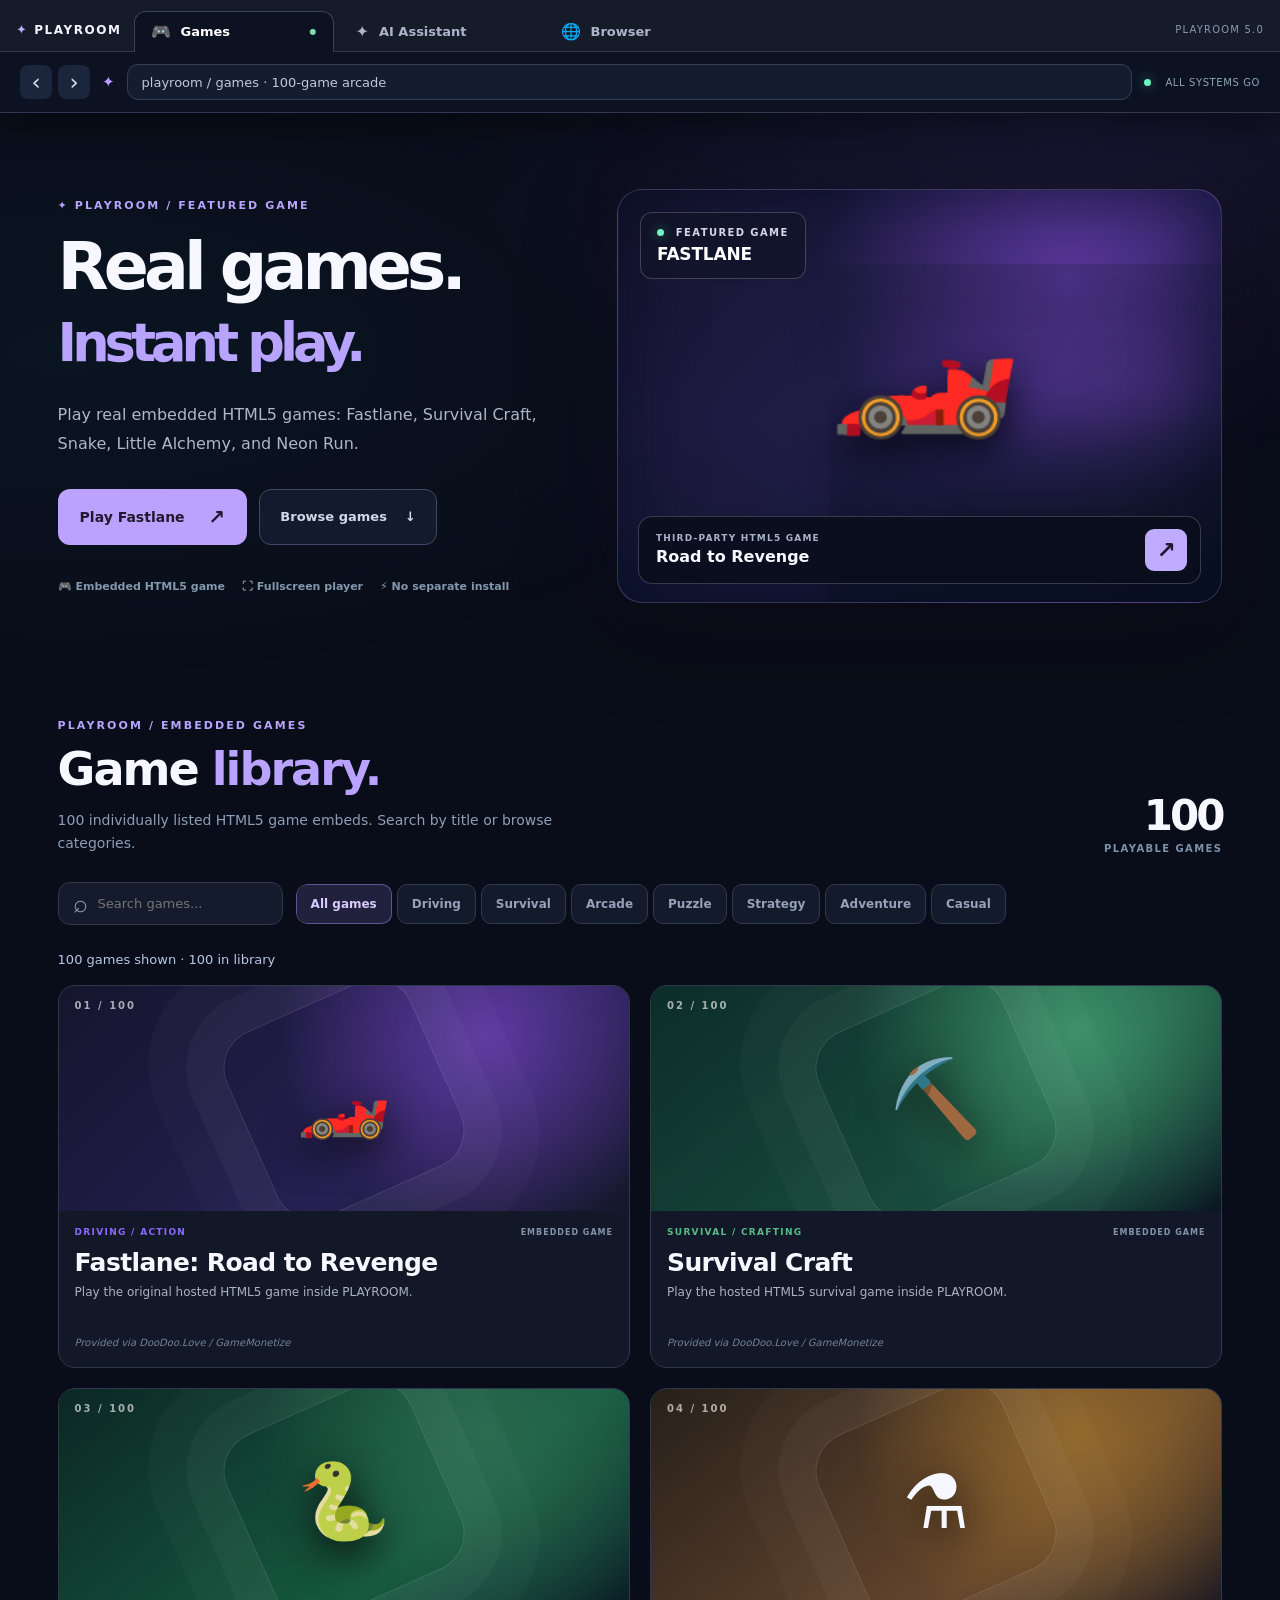
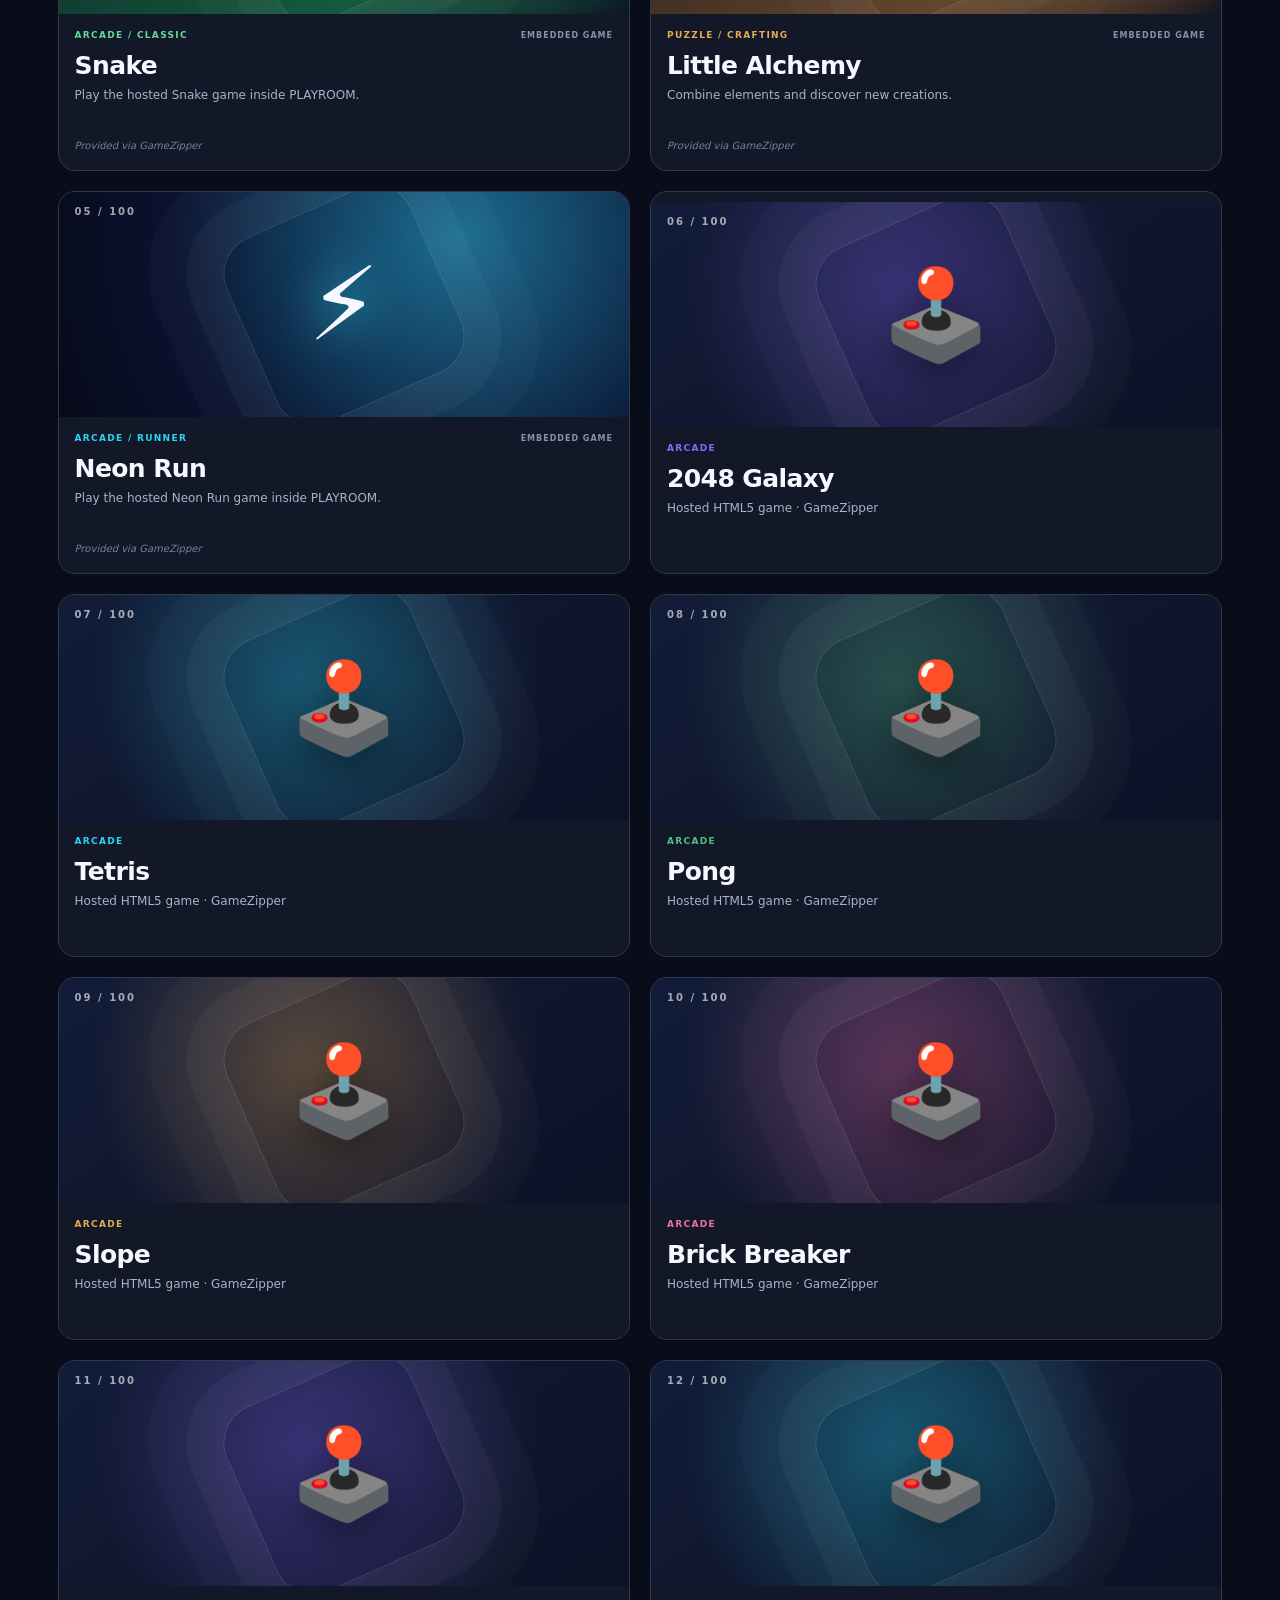
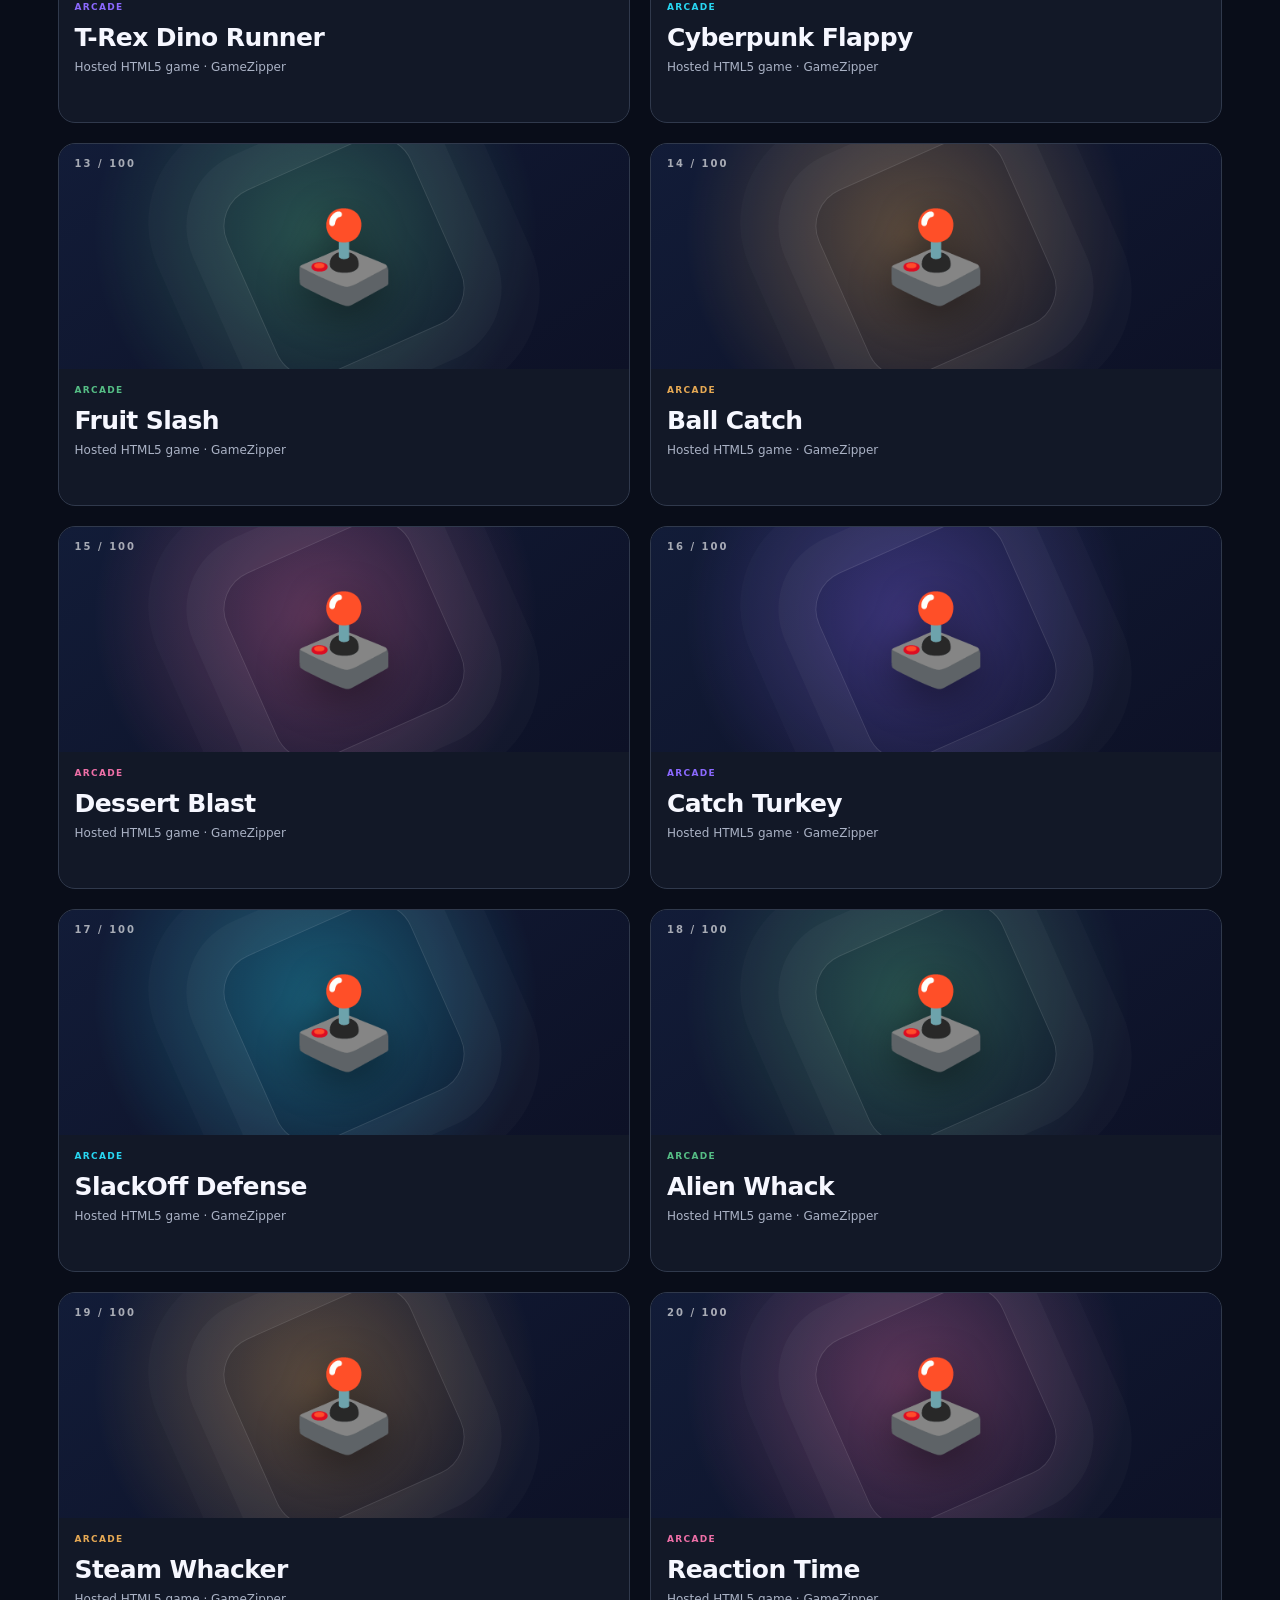
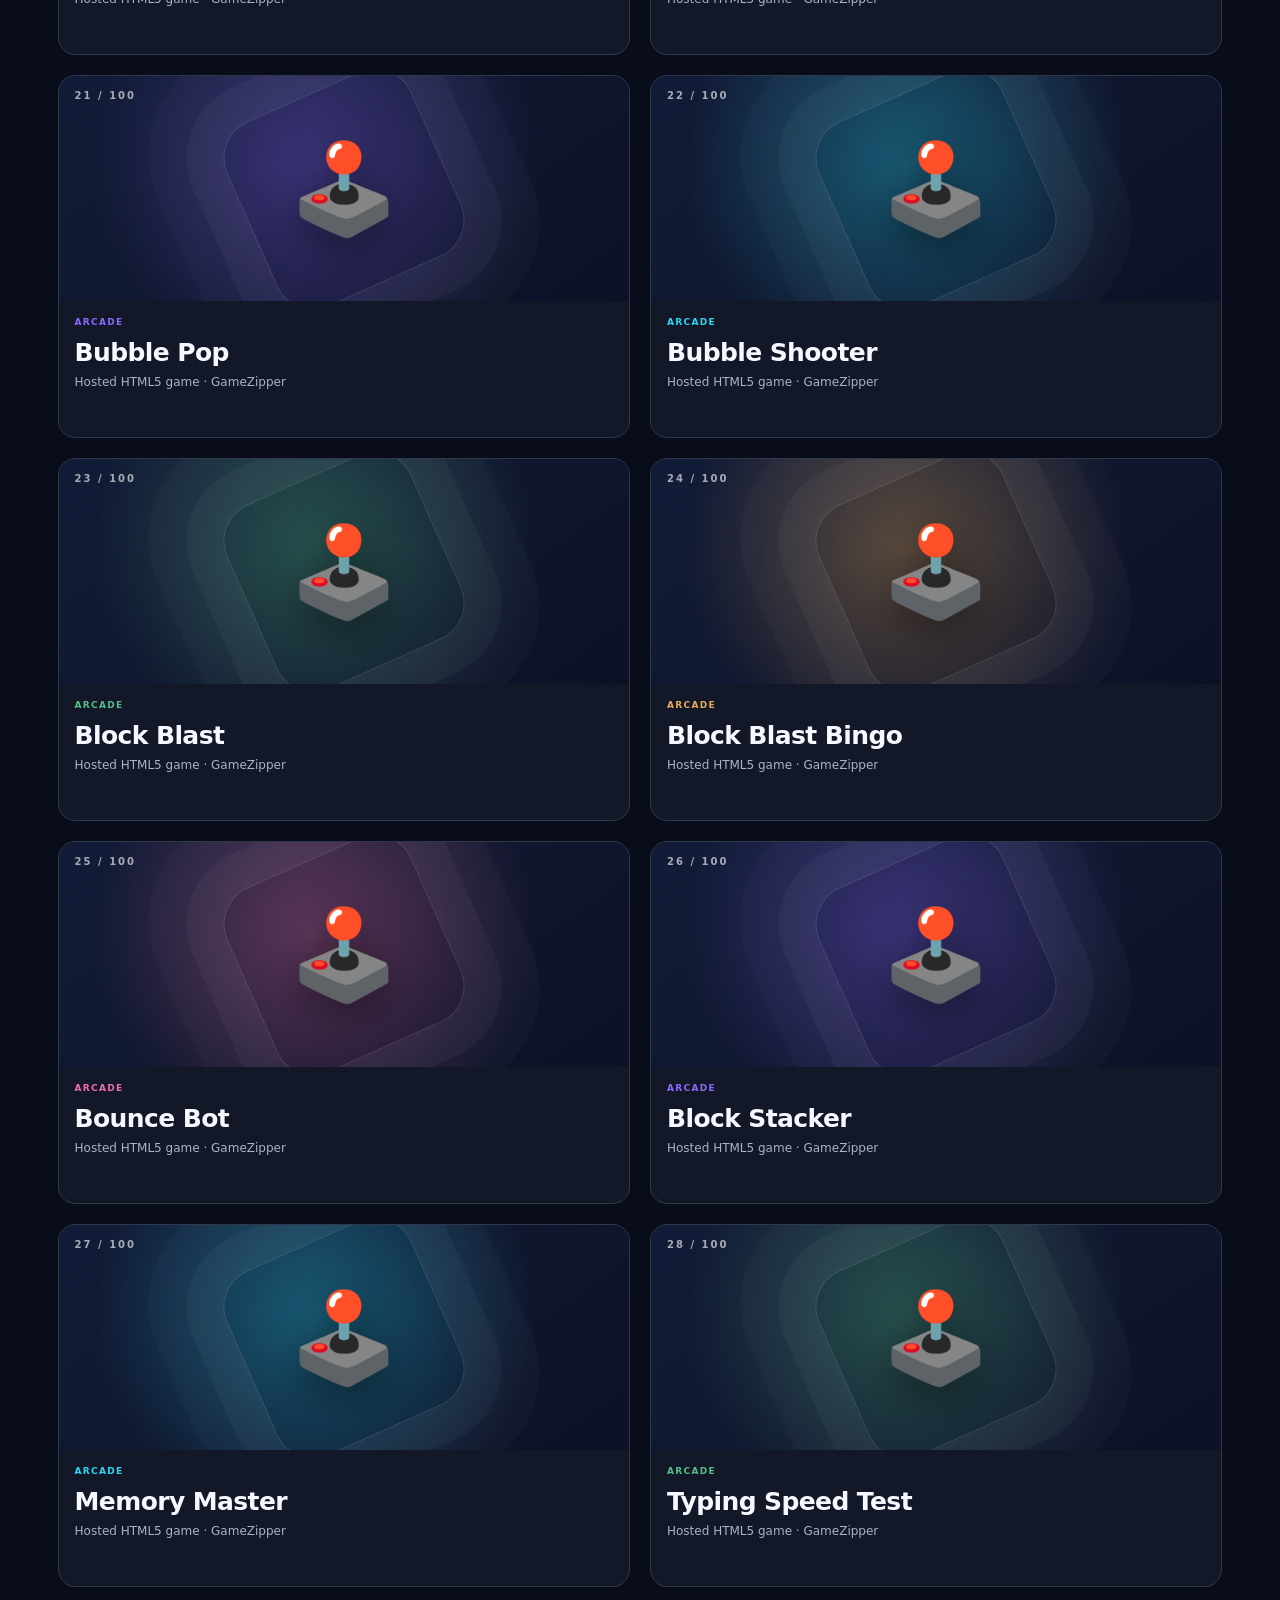
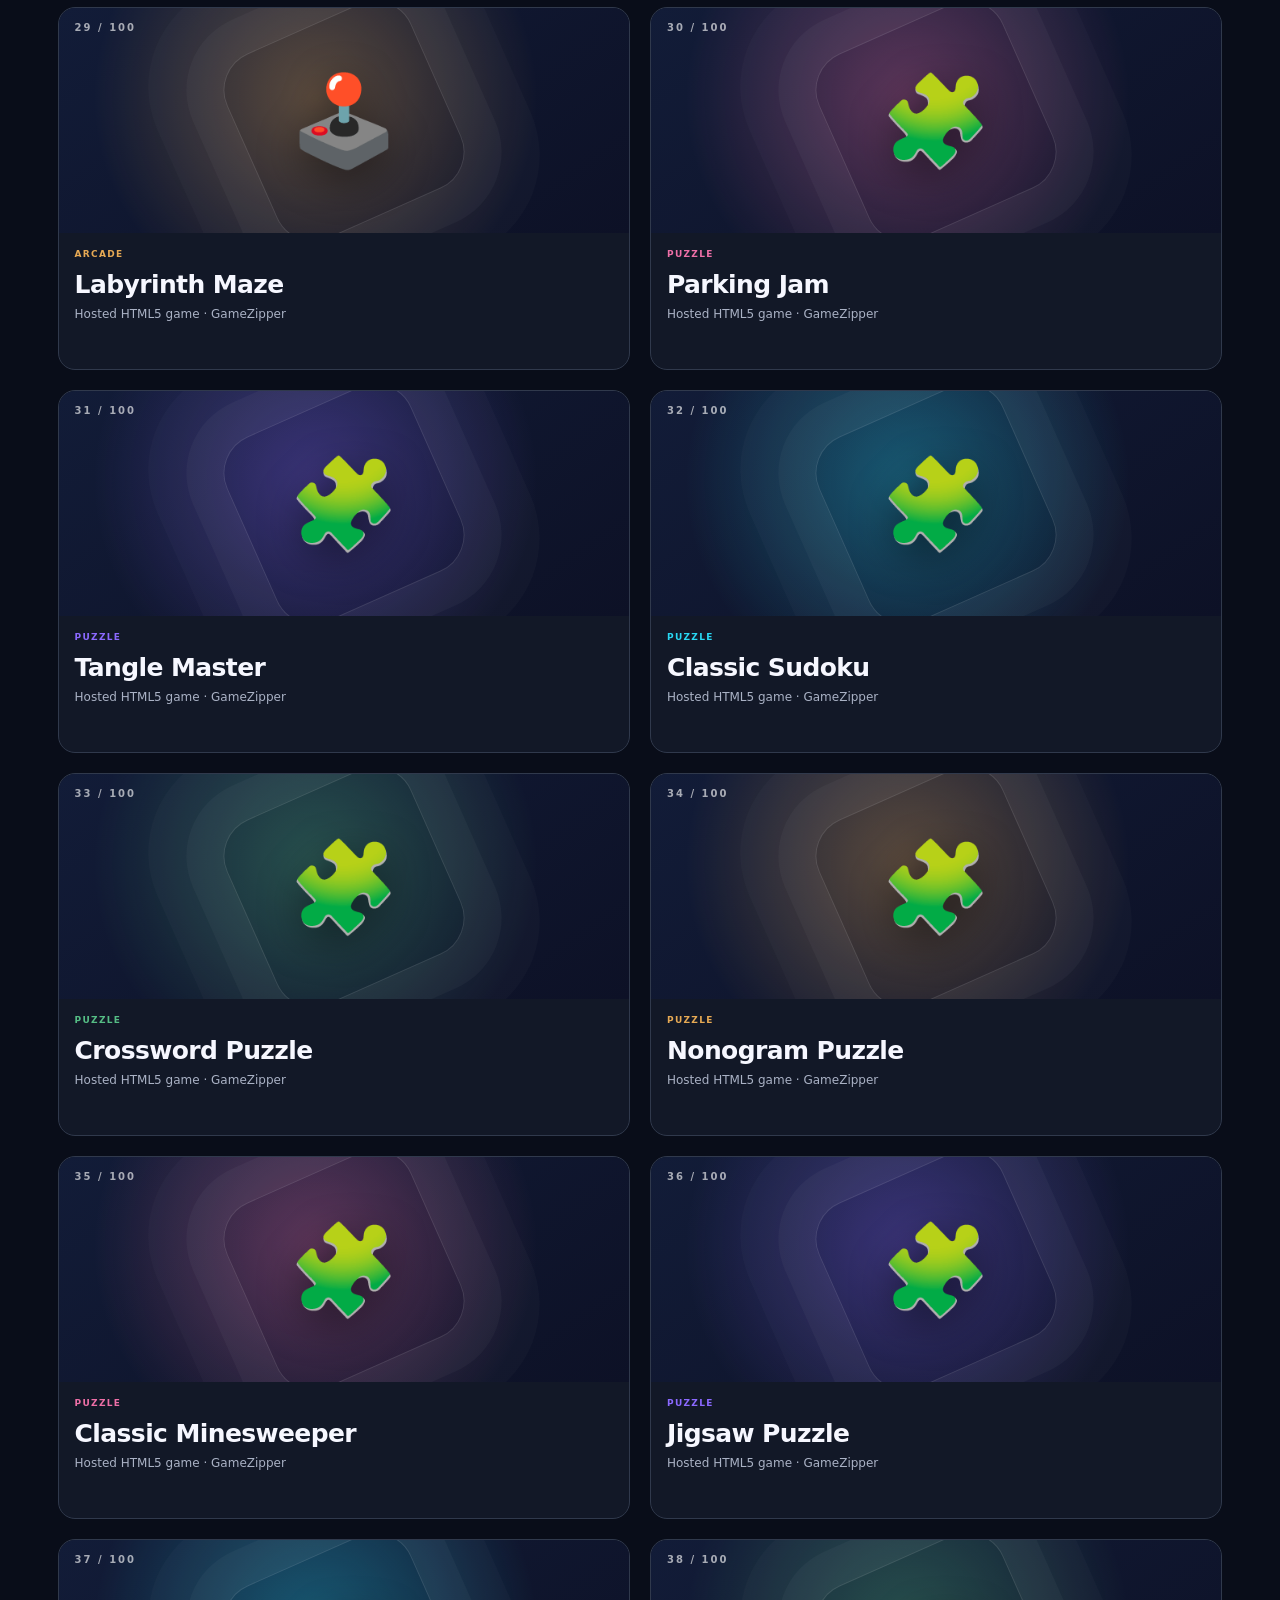
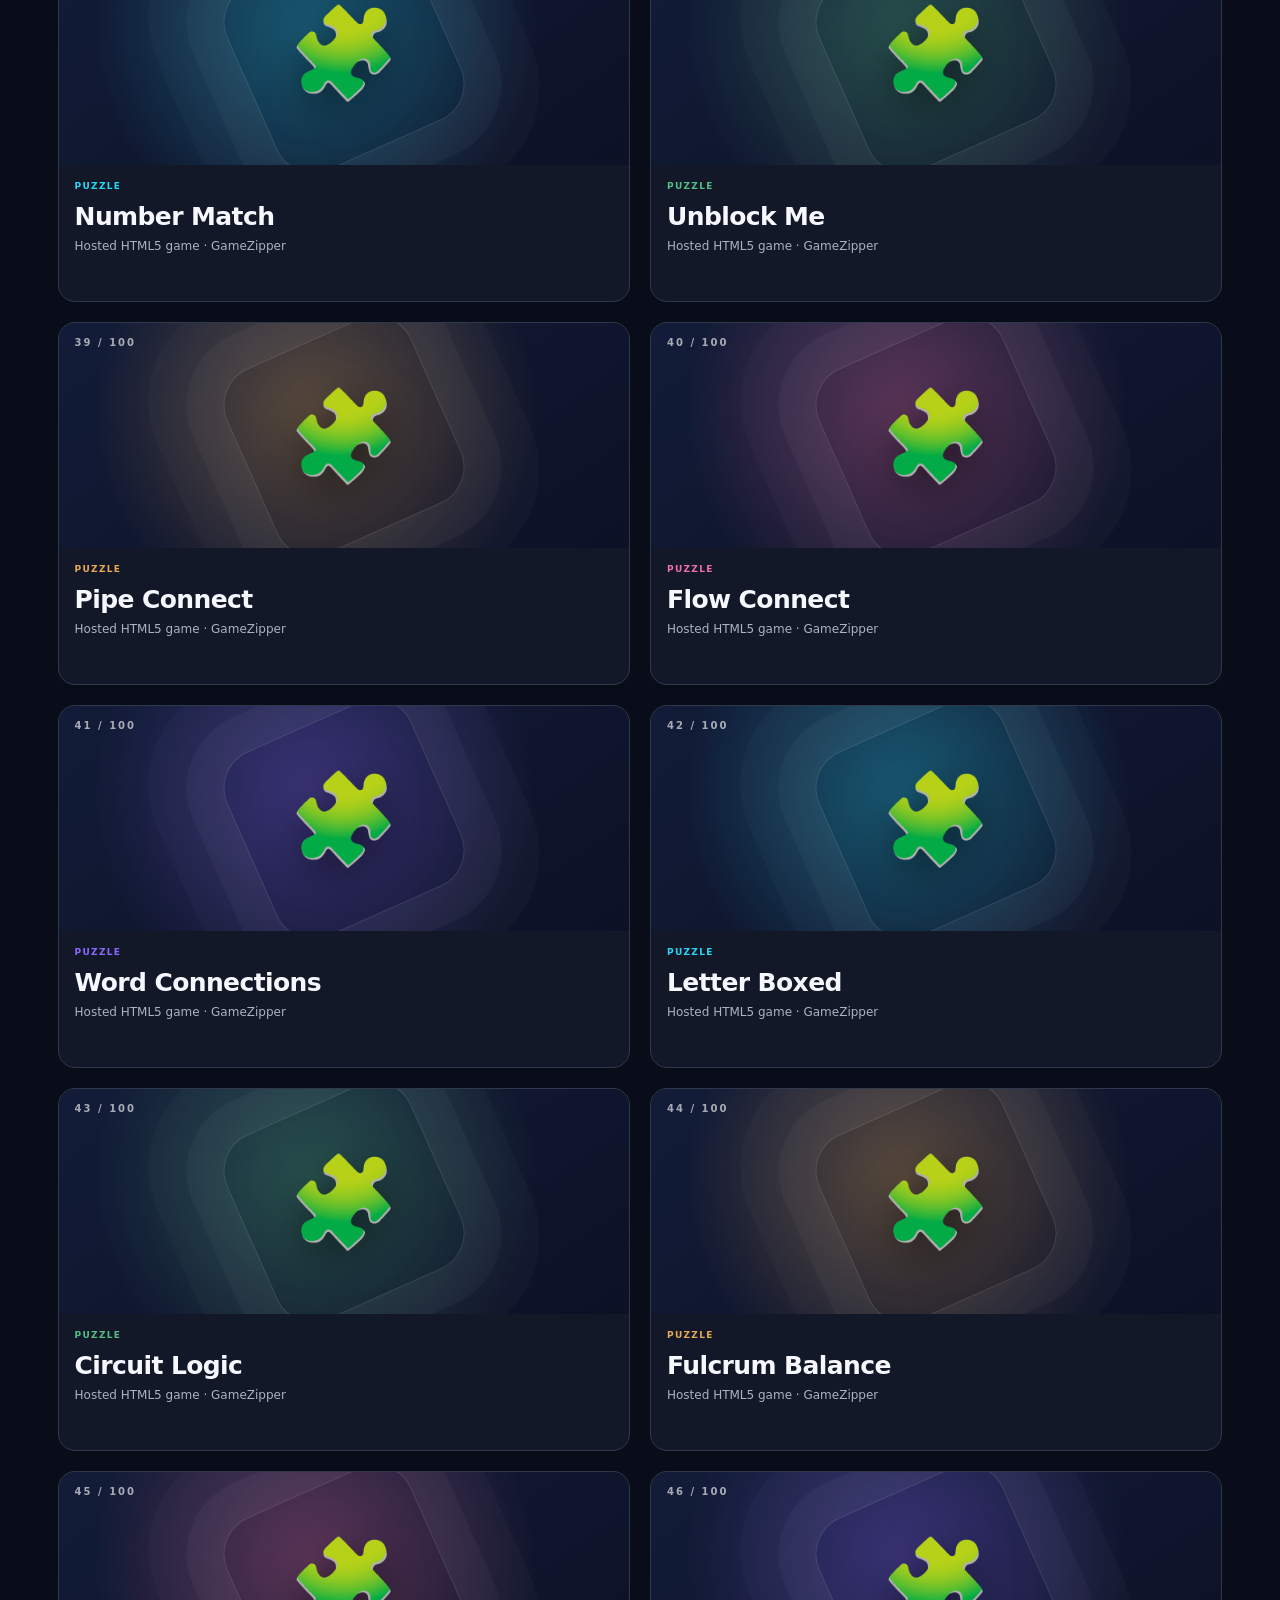
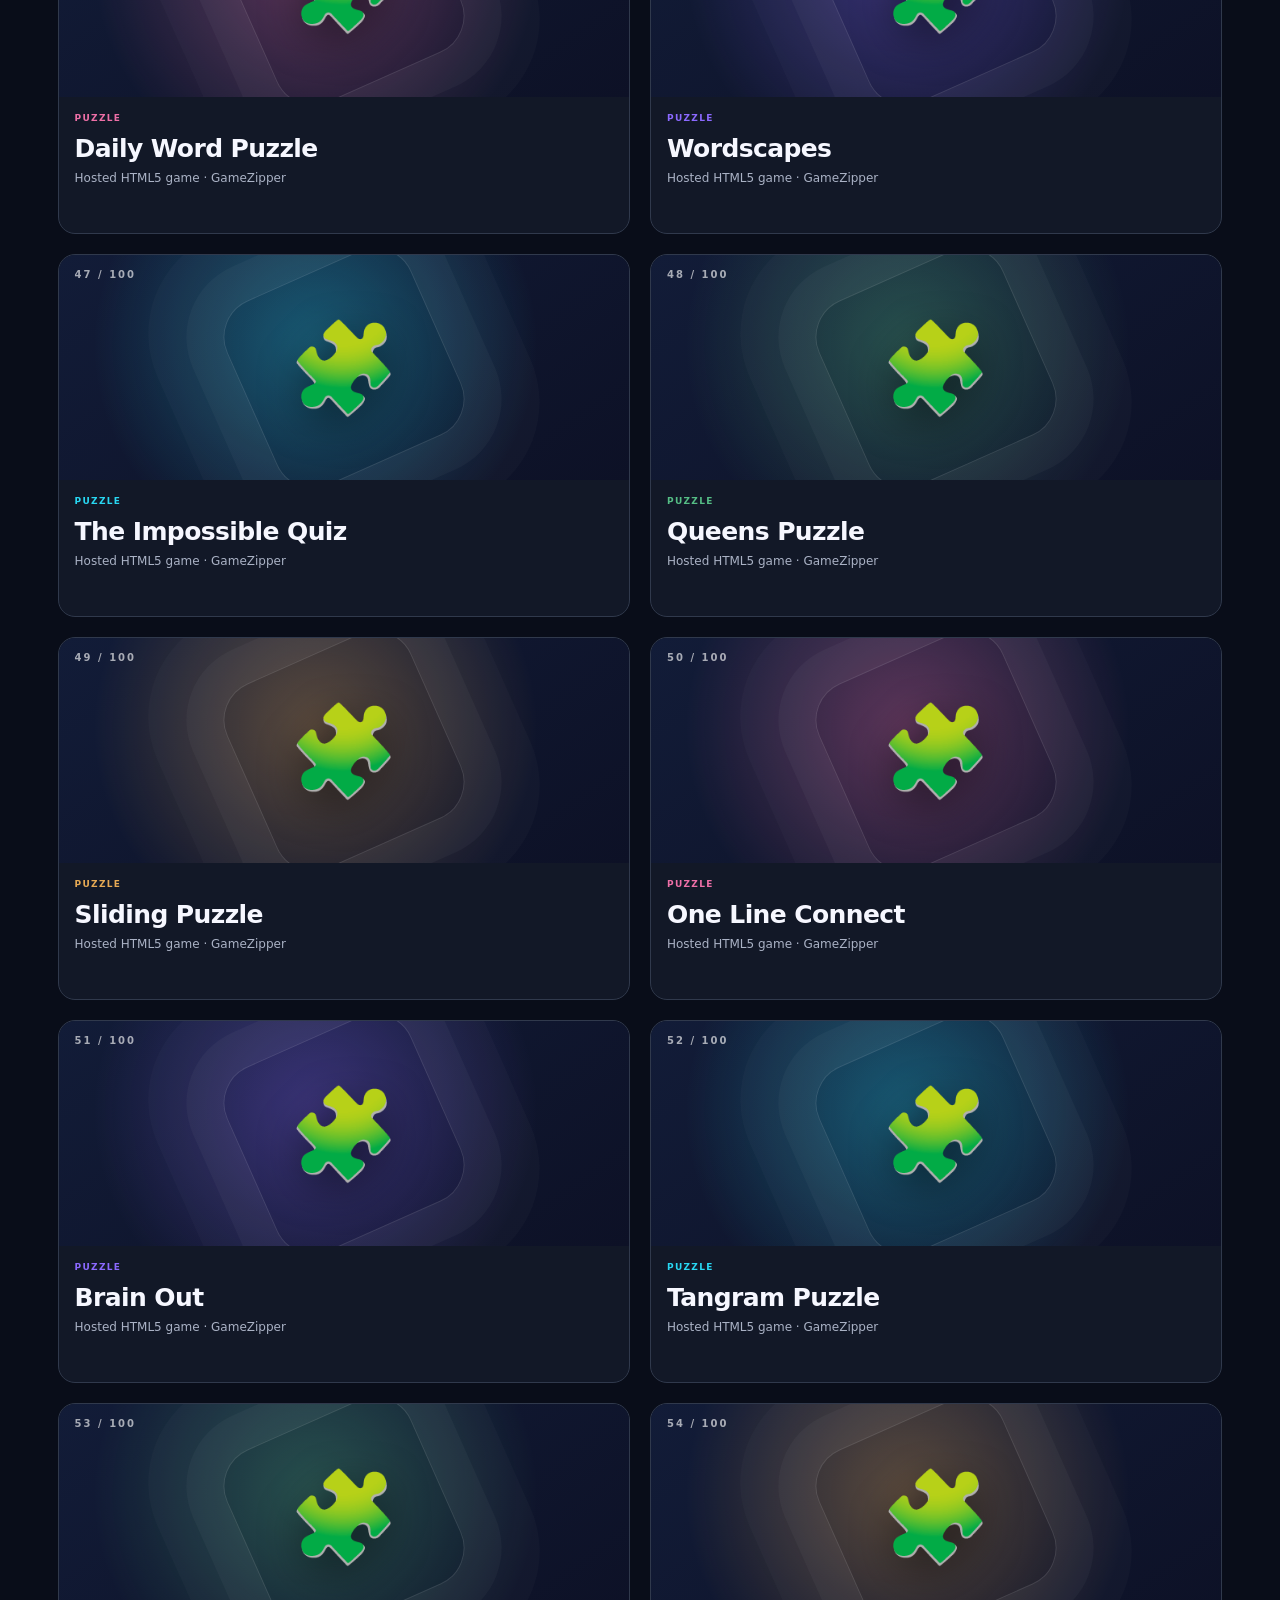
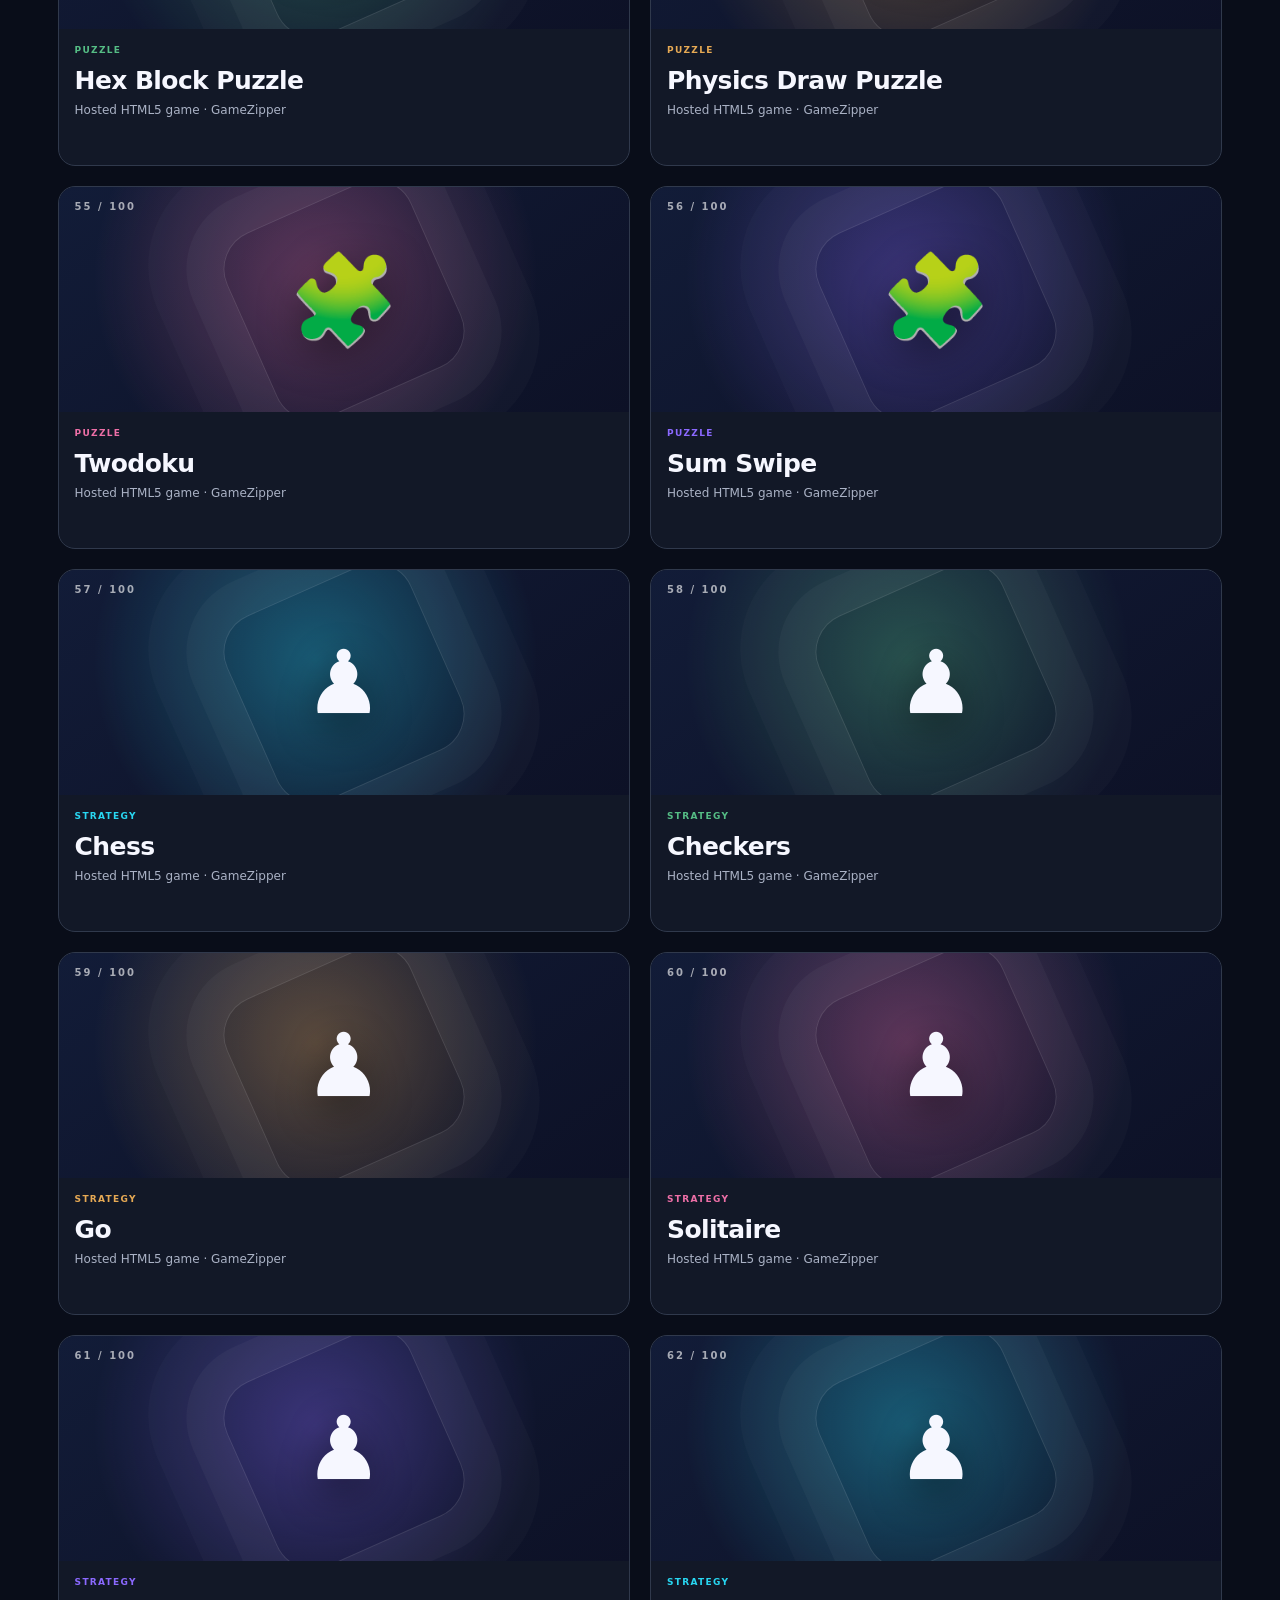
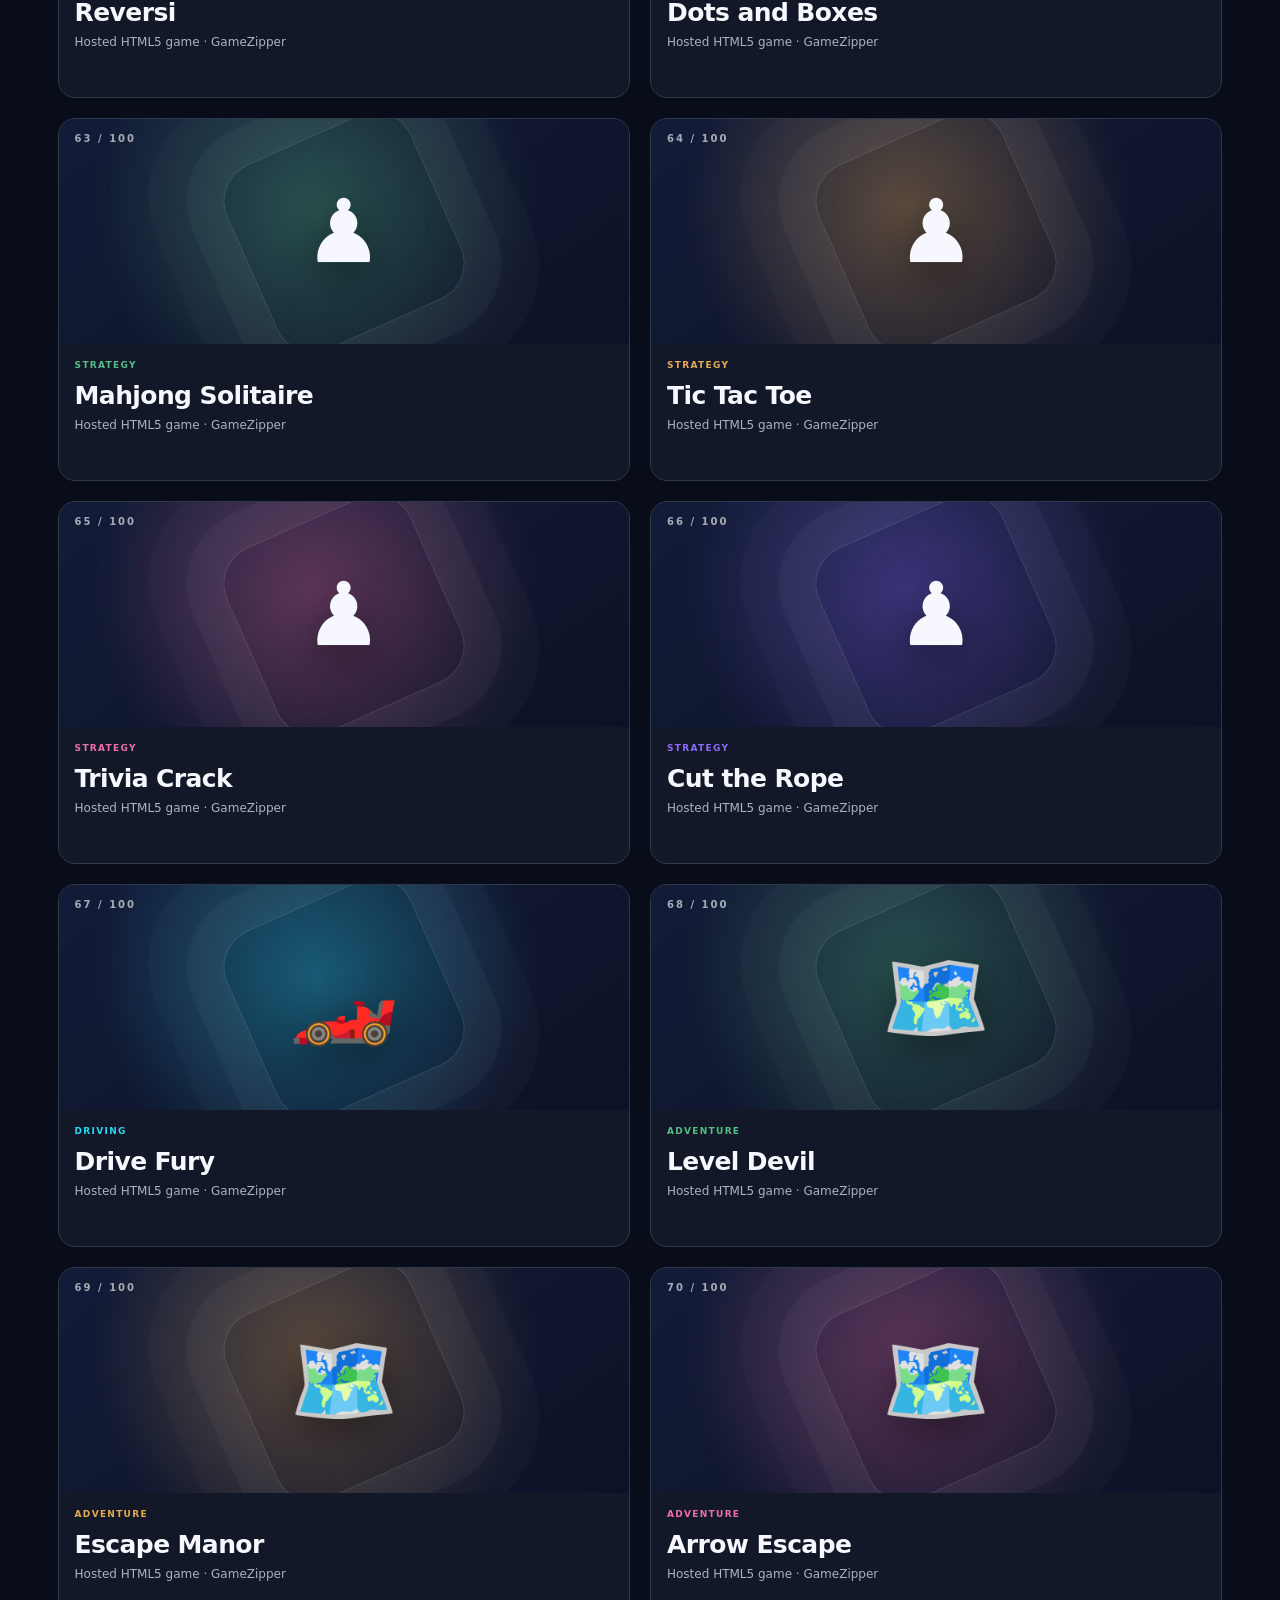
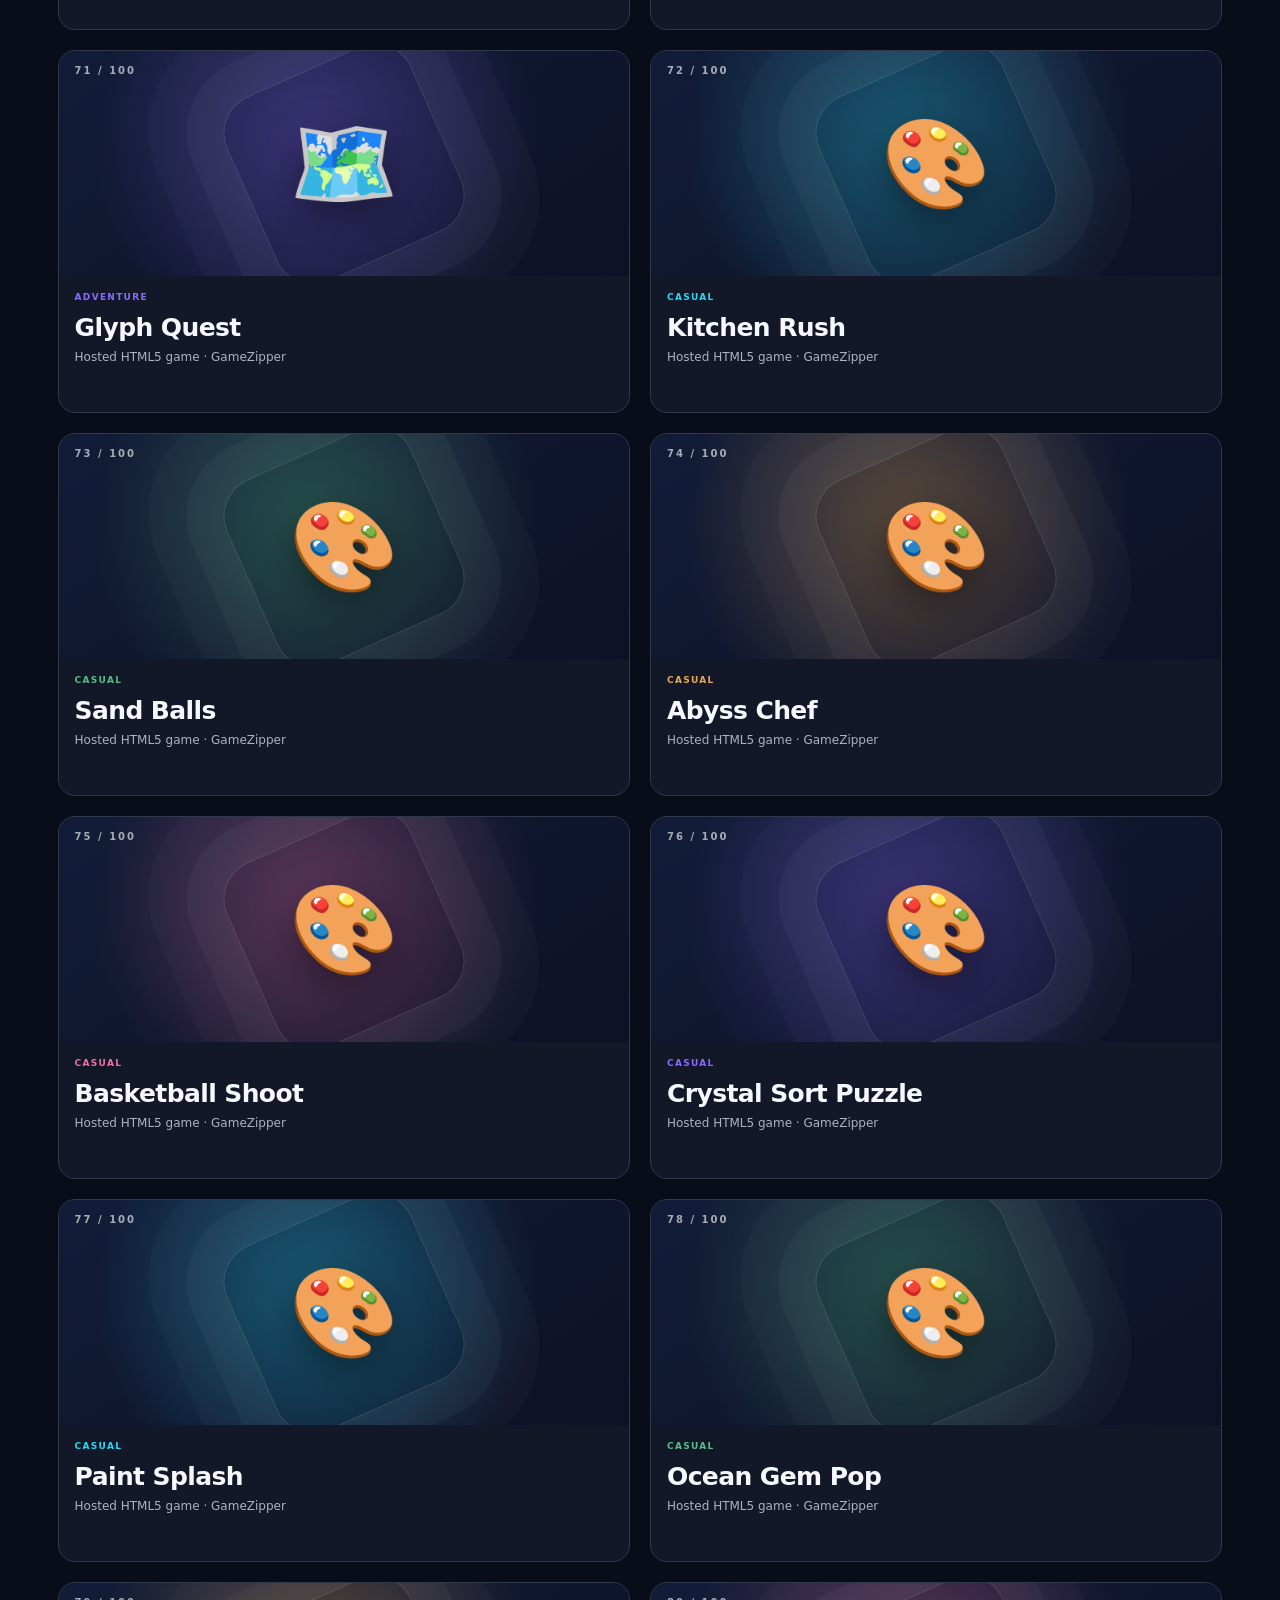
<file: index.html>
<!DOCTYPE html>

<html lang="en"><head><meta charset="utf-8"/><meta content="width=device-width,initial-scale=1" name="viewport"/><meta content="#090c18" name="theme-color"/><meta content="Play Fastlane: Road to Revenge inside PLAYROOM, plus the Groq AI assistant and study tools." name="description"/><title>PLAYROOM — Games · AI · Browser</title><link href="favicon.svg" rel="icon" type="image/svg+xml"/><link href="legacy.css" rel="stylesheet"/><link href="styles.css" rel="stylesheet"/><link href="browser.css" rel="stylesheet"/><link href="arcade-premium.css" rel="stylesheet"/><link href="embed-games.css" rel="stylesheet"/><link href="playroom-tabs.css" rel="stylesheet"/><style>.neon-art{background:radial-gradient(circle at 70% 20%,#1c6d91,#0a1230 65%,#070a19);display:flex;align-items:center;justify-content:center}.neon-symbol{font-size:clamp(4rem,8vw,7rem);filter:drop-shadow(0 0 24px #28d7f2)}</style></head><body>
<div class="ambient"></div>
<div class="playroom-window" role="banner">
  <div class="playroom-chrome-top">
    <span class="playroom-window-mark" aria-label="PLAYROOM">✦ <b>PLAYROOM</b></span>
    <div class="playroom-main-tabs" role="tablist" aria-label="PLAYROOM sections">
      <button type="button" class="playroom-main-tab active" role="tab" aria-selected="true" data-page="games" id="main-tab-games"><span class="playroom-tab-icon">🎮</span> Games <span class="playroom-tab-dot">●</span></button>
      <button type="button" class="playroom-main-tab" role="tab" aria-selected="false" data-page="assistant" id="main-tab-assistant"><span class="playroom-tab-icon">✦</span> AI Assistant</button>
      <button type="button" class="playroom-main-tab" role="tab" aria-selected="false" data-page="browser" id="main-tab-browser"><span class="playroom-tab-icon">🌐</span> Browser</button>
    </div>
    <span class="playroom-chrome-extra">PLAYROOM 5.0</span>
  </div>
  <div class="playroom-chrome-nav">
    <div class="playroom-nav-arrows"><button id="playroom-tab-back" type="button" title="Previous tab" aria-label="Previous tab">‹</button><button id="playroom-tab-next" type="button" title="Next tab" aria-label="Next tab">›</button></div>
    <span class="playroom-chrome-lock">✦</span>
    <div class="playroom-chrome-address" aria-live="polite"><span id="playroom-page-path">playroom / games</span></div>
    <span class="playroom-chrome-live"><span class="green-dot"></span> ALL SYSTEMS GO</span>
  </div>
</div>
<div class="announcement">✦ PLAYROOM ARCADE <span>REAL EMBEDDED GAMES · STUDY TOOLS · AI</span></div>
<header class="topbar"><a class="brand" href="#home"><span class="brand-icon">✦</span>PLAY<span>ROOM</span><small class="brand-beta">4.0</small></a><nav><a href="#games">All games</a><a href="#browser">Browser &amp; Videos</a><a href="#assistant">Questions &amp; Tools</a><a href="#about">About</a></nav><span class="header-tag"><span class="green-dot"></span> FREE · INSTANT PLAY</span></header>
<main id="home">
<section class="hero"><div class="hero-left"><div class="eyebrow">✦ PLAYROOM / FEATURED GAME</div><h1>Real games.<br/><em>Instant play.</em></h1><p>Play real embedded HTML5 games: Fastlane, Survival Craft, Snake, Little Alchemy, and Neon Run.</p><div class="hero-actions"><button class="primary-btn" onclick="openGame('fastlane')">Play Fastlane <span>↗</span></button><a class="outline-btn" href="#games">Browse games <span>↓</span></a></div><div class="hero-notes"><span>🎮 Embedded HTML5 game</span><span>⛶ Fullscreen player</span><span>⚡ No separate install</span></div></div><div class="hero-preview fastlane-hero"><div class="preview-caption"><span class="preview-beacon"></span> FEATURED GAME <b>FASTLANE</b></div><div class="preview-bottom"><div><span>THIRD-PARTY HTML5 GAME</span><strong>Road to Revenge</strong></div><button aria-label="Play Fastlane" onclick="openGame('fastlane')">↗</button></div></div></section>
<section class="games-section" id="games"><div class="section-top"><div><div class="eyebrow">PLAYROOM / EMBEDDED GAMES</div><h2>Game <span>library.</span></h2><p class="catalog-note">100 individually listed HTML5 game embeds. Search by title or browse categories.</p></div><div class="catalog-count"><strong id="count">100</strong><small>PLAYABLE GAMES</small></div></div><div class="catalog-controls"><label class="search-wrap"><span>⌕</span><input aria-label="Search games" autocomplete="off" id="game-search" placeholder="Search games..."/></label><div aria-label="Game filters" class="filter-bar" role="group"><button class="filter active" data-filter="all">All games</button><button class="filter" data-filter="driving">Driving</button><button class="filter" data-filter="survival">Survival</button><button class="filter" data-filter="arcade">Arcade</button><button class="filter" data-filter="puzzle">Puzzle</button></div></div><div class="games-grid elite-grid"><button aria-label="Play Fastlane Road to Revenge" class="game-card" data-category="driving" data-game="fastlane" style="--accent:#8b69ff" type="button"><div class="tile-art fastlane-art"><span class="tile-number">01 / 100</span><span class="tile-pill">▶ PLAY</span><div class="fastlane-symbol">🏎️</div></div><div class="tile-info"><div class="tile-topline"><span class="tile-genre">DRIVING / ACTION</span><span class="tile-label">EMBEDDED GAME</span></div><h3>Fastlane: Road to Revenge</h3><p>Play the original hosted HTML5 game inside PLAYROOM.</p><span class="tile-sub">Provided via DooDoo.Love / GameMonetize</span></div></button><button aria-label="Play Survival Craft" class="game-card" data-category="survival" data-game="survival" style="--accent:#55bd85" type="button"><div class="tile-art survival-art"><span class="tile-number">02 / 100</span><span class="tile-pill">▶ PLAY</span><div class="survival-symbol">⛏️</div></div><div class="tile-info"><div class="tile-topline"><span class="tile-genre">SURVIVAL / CRAFTING</span><span class="tile-label">EMBEDDED GAME</span></div><h3>Survival Craft</h3><p>Play the hosted HTML5 survival game inside PLAYROOM.</p><span class="tile-sub">Provided via DooDoo.Love / GameMonetize</span></div></button><button aria-label="Play Snake" class="game-card" data-category="arcade" data-game="snake" style="--accent:#62d99d" type="button"><div class="tile-art snake-art"><span class="tile-number">03 / 100</span><span class="tile-pill">▶ PLAY</span><div class="snake-symbol">🐍</div></div><div class="tile-info"><div class="tile-topline"><span class="tile-genre">ARCADE / CLASSIC</span><span class="tile-label">EMBEDDED GAME</span></div><h3>Snake</h3><p>Play the hosted Snake game inside PLAYROOM.</p><span class="tile-sub">Provided via GameZipper</span></div></button><button aria-label="Play Little Alchemy" class="game-card" data-category="puzzle" data-game="alchemy" style="--accent:#e6a954" type="button"><div class="tile-art alchemy-art"><span class="tile-number">04 / 100</span><span class="tile-pill">▶ PLAY</span><div class="alchemy-symbol">⚗️</div></div><div class="tile-info"><div class="tile-topline"><span class="tile-genre">PUZZLE / CRAFTING</span><span class="tile-label">EMBEDDED GAME</span></div><h3>Little Alchemy</h3><p>Combine elements and discover new creations.</p><span class="tile-sub">Provided via GameZipper</span></div></button><button aria-label="Play Neon Run" class="game-card" data-category="arcade" data-game="neon" style="--accent:#28d7f2" type="button">
<div class="tile-art neon-art"><span class="tile-number">05 / 100</span>
<span class="tile-pill">▶ PLAY</span><div class="neon-symbol">⚡</div></div>
<div class="tile-info"><div class="tile-topline"><span class="tile-genre">ARCADE / RUNNER</span>
<span class="tile-label">EMBEDDED GAME</span></div><h3>Neon Run</h3>
<p>Play the hosted Neon Run game inside PLAYROOM.</p>
<span class="tile-sub">Provided via GameZipper</span></div>
</button></div><p class="no-results" hidden="" id="no-results">Nothing matched. Try another search.</p></section>
<section aria-labelledby="browser-heading" class="browser-section" id="browser">
<div class="eyebrow">🌐 EXPLORE IN PLAYROOM</div>
<div class="browser-heading"><div><h2 id="browser-heading">Browser <span>&amp; Videos.</span></h2><p>Your built-in web workspace. Browse embeddable pages, search Wikipedia, watch supported YouTube and TikTok embeds, and keep everything within PLAYROOM when websites permit it. Some websites block embedded browsing.</p></div><span class="browser-tag">NO PROXY · NO ACCOUNT</span></div>
<div class="browser-shell">
<div aria-label="Viewer mode" class="browser-switch" role="group"><button class="browser-mode" data-mode="video" type="button">▶ YouTube search</button><button class="browser-mode" data-mode="tiktok" type="button">♫ Videos</button><button class="browser-mode active" data-mode="web" type="button">◎ Browse</button><button class="browser-mode" data-mode="search" type="button">⌕ Search</button></div>
<form class="browser-toolbar" id="browser-form"><button aria-label="Back" class="browser-icon-btn" id="browser-back" title="Back" type="button">←</button><button aria-label="Forward" class="browser-icon-btn" id="browser-forward" title="Forward" type="button">→</button><button aria-label="Reload" class="browser-icon-btn" id="browser-reload" title="Reload" type="button">↻</button><label class="browser-address-label" for="browser-address">Search / Address / Video</label><input aria-label="Search terms, video URL or page address" autocomplete="off" id="browser-address" placeholder="Search YouTube videos or paste a link" spellcheck="false" type="text"/><button class="browser-go" type="submit">Go ↗</button><button aria-label="Save bookmark" class="browser-icon-btn" id="browser-bookmark" title="Save bookmark" type="button">☆</button><a aria-label="Open current page in a new tab" class="browser-icon-btn" href="https://www.youtube.com/" id="browser-external" rel="noopener noreferrer" target="_blank" title="Open in new tab">↗</a></form>
<div class="browser-contents"><div class="browser-sidebar"><div class="browser-side-heading"><strong>Bookmarks</strong><button id="browser-clear-bookmarks" title="Clear bookmarks" type="button">Clear</button></div><div class="browser-side-list" id="browser-bookmarks"></div><div class="browser-side-heading"><strong>Recent</strong><button id="browser-clear-history" title="Clear history" type="button">Clear</button></div><div class="browser-side-list" id="browser-history"></div><div class="browser-help"><strong>Helpful to know</strong><p>YouTube and TikTok videos play only when their platforms and creators allow embedding. Many websites block iframes. This is not a proxy or a way to bypass filters.</p></div></div>
<div class="browser-main"><div aria-label="Browser tabs" class="browser-tabbar" id="browser-tabbar"></div><div class="browser-view" id="browser-view"><div class="browser-welcome"><div class="browser-welcome-icon">▶</div><h3>Watch something good.</h3><p>Search YouTube videos directly inside PLAYROOM. Select a result to watch without leaving the page.</p><div class="browser-actions"><a href="https://www.youtube.com/results?search_query=gameplay" rel="noopener noreferrer" target="_blank">Search YouTube ↗</a><button id="browser-open-example" type="button">Try an embeddable page</button></div></div></div><div aria-live="polite" class="browser-status" id="browser-status" role="status">Ready · Your bookmarks and history stay on this device.</div></div></div>
</div>
</section>
<section class="assistant-section" id="assistant"><div class="eyebrow">✦ PLAYROOM STUDY ZONE</div><h2>Questions <span>&amp; Tools.</span></h2><p>Quick answers, a full calculator, practice questions, and study help. Offline tools work without internet. AI chat uses a secure server when configured.</p>
<div aria-label="Study tools" class="study-tabs" role="group"><button class="study-tab active" data-panel="ask-panel">💬 Ask a Question</button><button class="study-tab" data-panel="calc-panel">🧮 Calculator</button><button class="study-tab" data-panel="quiz-panel">🎯 Practice Quiz</button><button class="study-tab" data-panel="reference-panel">📚 Quick Reference</button></div>
<div class="study-panel" id="ask-panel"><div class="study-suggestions" id="study-suggestions"><button data-ask="What is the Pythagorean theorem?">Pythagorean theorem</button><button data-ask="How do I solve equations?">Solve equations</button><button data-ask="What is photosynthesis?">Photosynthesis</button><button data-ask="Convert 5 miles to kilometers">Convert units</button><button data-ask="How do I play Court Clash?">Game controls</button></div><div class="chat-shell"><div class="chat-head"><span>✦ QUESTION DESK</span><small id="ai-mode">AI READY · OFFLINE FALLBACK</small></div><div aria-live="polite" class="chat-messages" id="chat-messages"><div class="chat-bubble bot">Welcome! Ask me about math, science, grammar, history, conversions, or PLAYROOM games. I can use a real AI model when configured, with offline answers as a backup. Try “What is 15% of 80?”</div></div><form class="chat-form" id="chat-form"><input aria-label="Ask a question" autocomplete="off" id="chat-input" maxlength="500" placeholder="Ask a question or type 24 * (3 + 2)..." required=""/><button type="submit">Ask ↗</button></form><small class="chat-note">AI responses require a configured server. Offline reference answers remain available. Answers may be simplified; double-check important facts.</small></div></div>
<div class="study-panel" hidden="" id="calc-panel"><div class="calc-shell"><div class="calc-heading">Scientific Calculator <small>Keyboard supported · No internet needed</small></div><input aria-label="Calculator expression" autocomplete="off" class="calc-display" id="calc-display" placeholder="0" value=""/><div aria-live="polite" class="calc-output" id="calc-output">Enter an expression</div><div class="calc-buttons" id="calc-buttons"></div><p class="study-help">Supports +, −, ×, ÷, parentheses, powers (^), square roots, pi, percentages, and trig functions in degrees.</p></div></div>
<div class="study-panel" hidden="" id="quiz-panel"><div class="quiz-shell"><div class="quiz-toolbar"><label for="quiz-topic">Topic</label><select id="quiz-topic"><option value="mixed">Mixed</option><option value="math">Math</option><option value="science">Science</option><option value="english">English</option><option value="geography">Geography</option><option value="history">History</option></select><button id="quiz-next" type="button">New question ↻</button></div><div class="quiz-score" id="quiz-score">Score: 0 / 0</div><h3 id="quiz-question">Loading a question...</h3><div class="quiz-answers" id="quiz-answers"></div><div aria-live="polite" class="quiz-feedback" id="quiz-feedback"></div></div></div>
<div class="study-panel" hidden="" id="reference-panel"><div class="reference-grid" id="reference-grid"></div></div></section>
<section class="about" id="about"><div class="about-icon">✳</div><div><span class="eyebrow">KEEP PLAYING</span><h2>No nonsense. <em>Just games.</em></h2><p>PLAYROOM includes third-party embedded games credited to their providers. Games remain hosted by their respective publishers.</p></div></section></main>
<footer><a class="brand" href="#home"><span class="brand-icon">✦</span>PLAY<span>ROOM</span></a><span>Made for the fun of it. © 2026 PLAYROOM</span><a href="#home">Back to top ↑</a></footer>
<div class="modal" hidden="" id="modal"><div class="modal-backdrop" data-close=""></div><section aria-labelledby="modal-title" aria-modal="true" class="modal-panel" role="dialog"><div class="modal-top"><div><span class="eyebrow" id="modal-eyebrow">NOW PLAYING</span><h2 id="modal-title">Game</h2></div><div class="modal-buttons"><button aria-label="Fullscreen game" class="fullscreen-btn" id="fullscreen-btn" title="Fullscreen">⛶</button><button aria-label="Close game" class="close" data-close="">✕</button></div></div><div class="game-ui" id="game-ui"></div></section></div>
<script src="legacy.js"></script><script src="enhancements.js"></script><script src="browser.js"></script><script src="playroom3.js"></script><script src="arcade-premium.js"></script><script src="embed-games.js"></script><script src="catalog.js"></script><script src="playroom-tabs.js"></script></body></html>
</file>
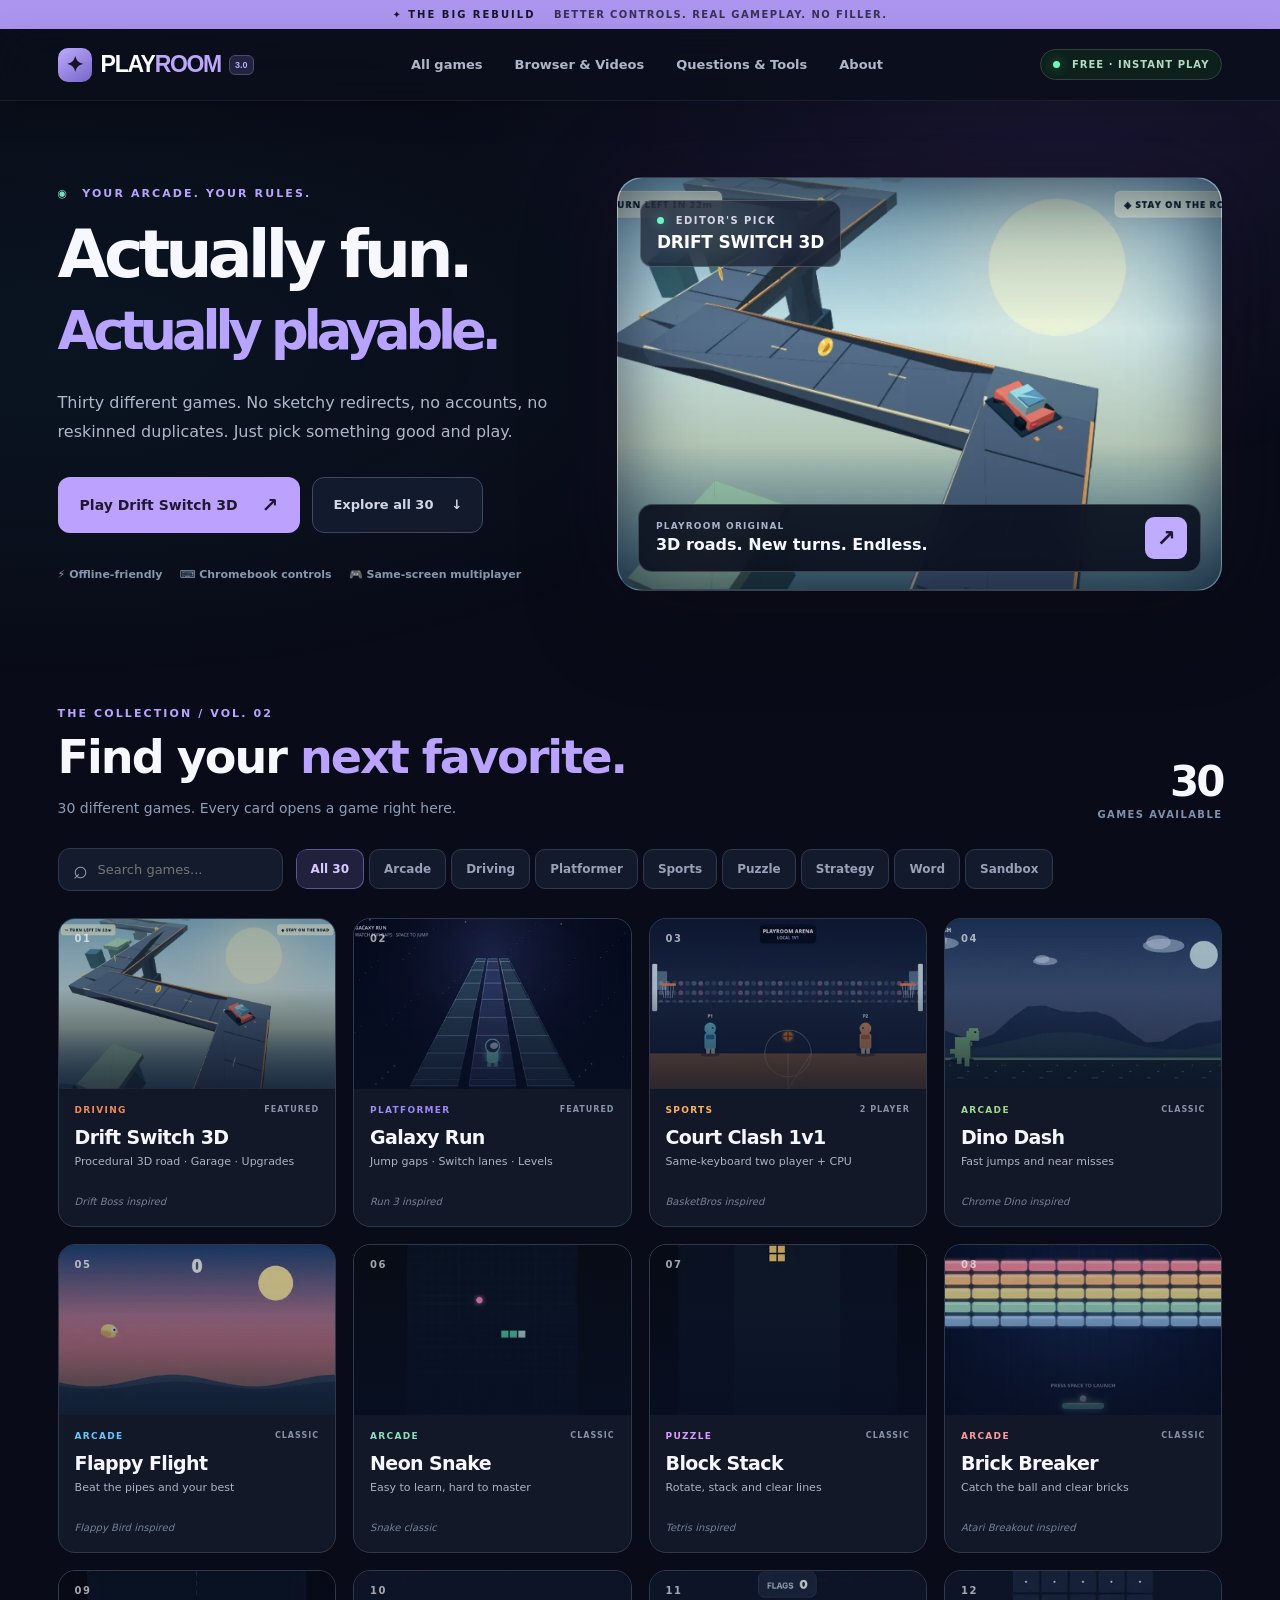
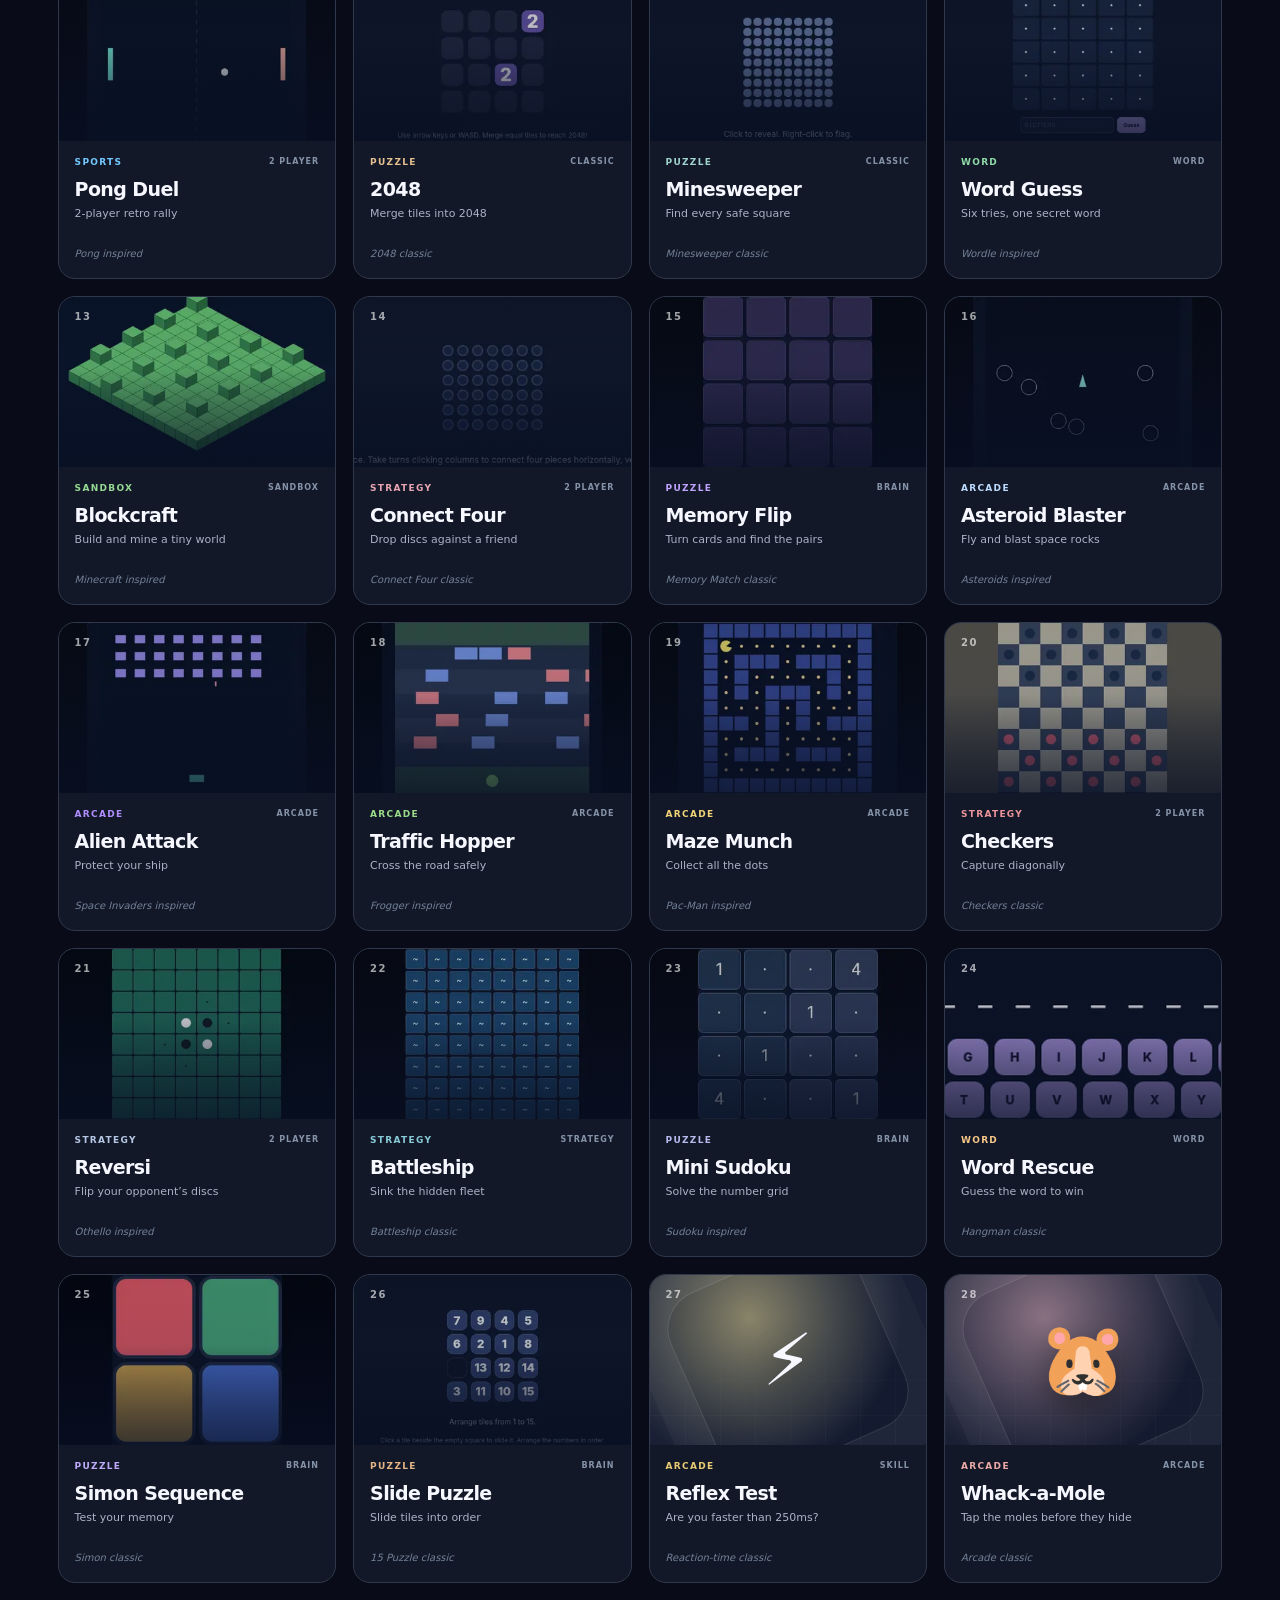
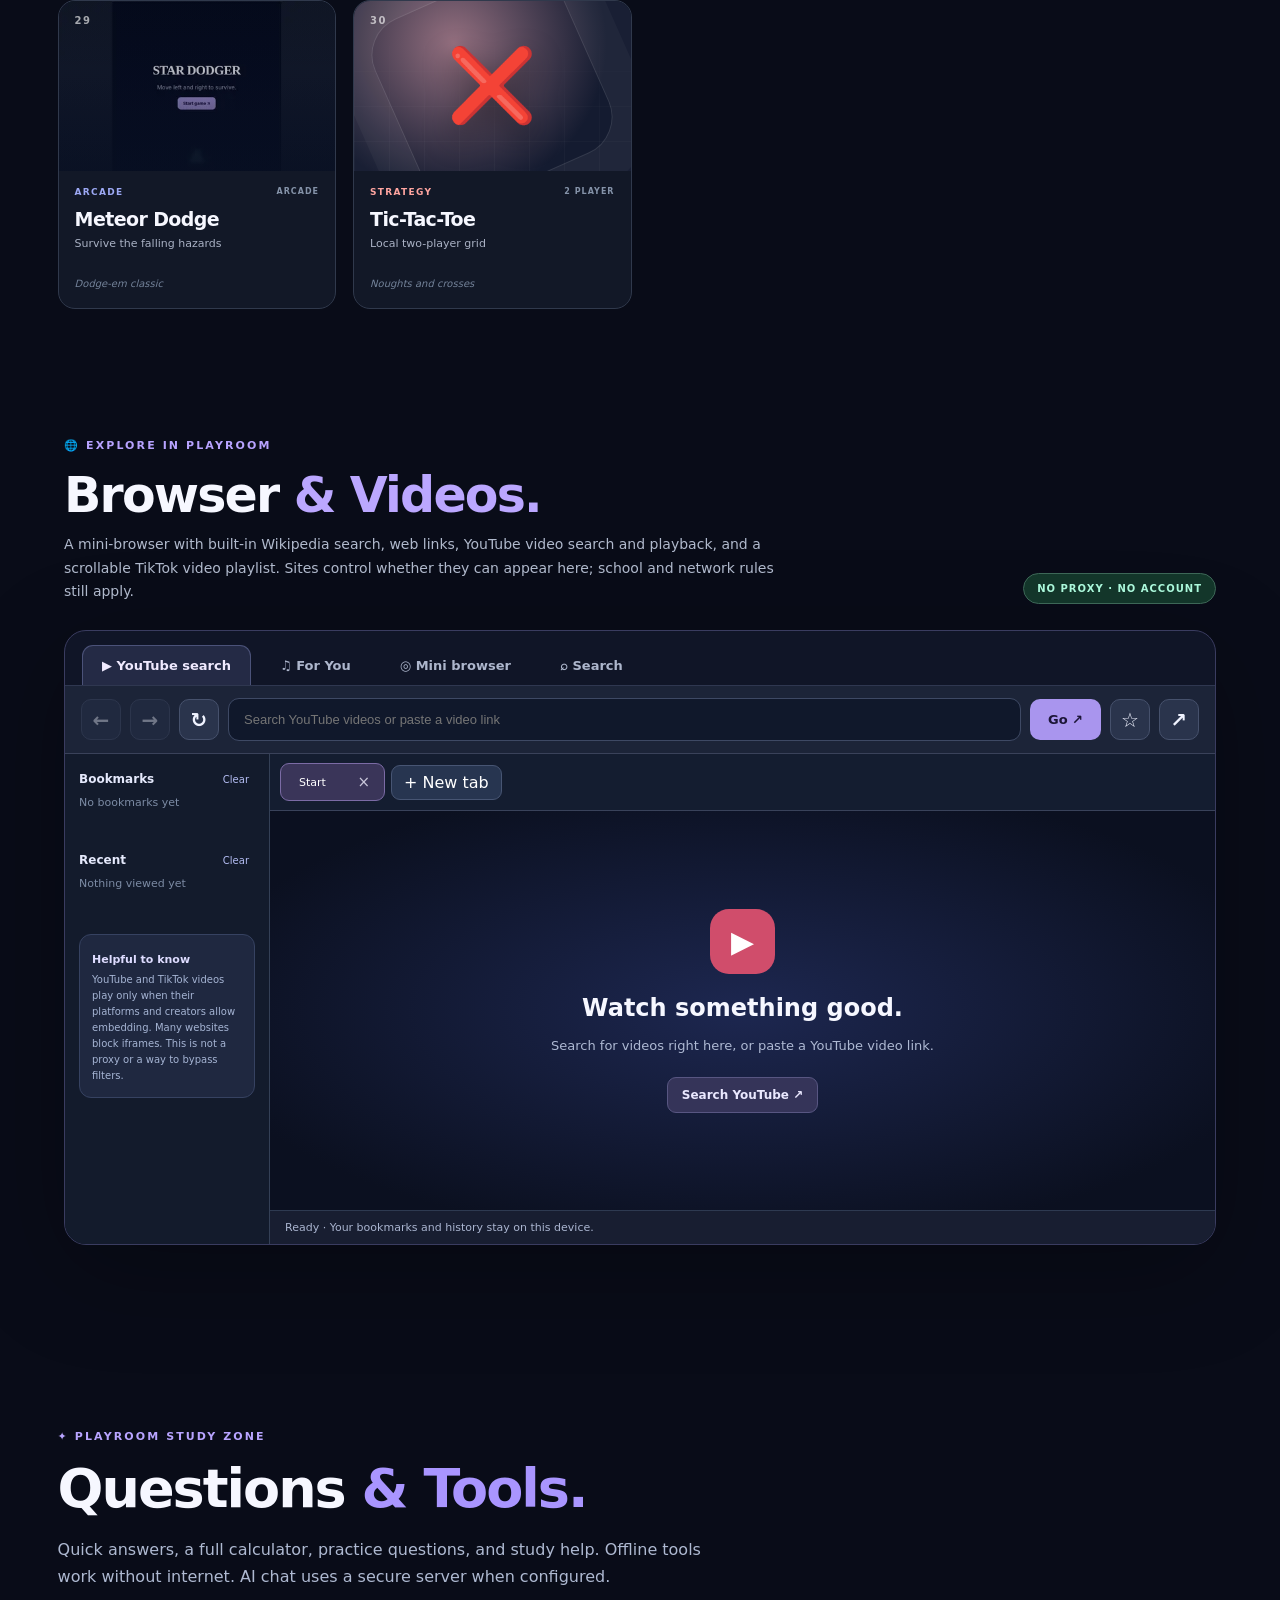
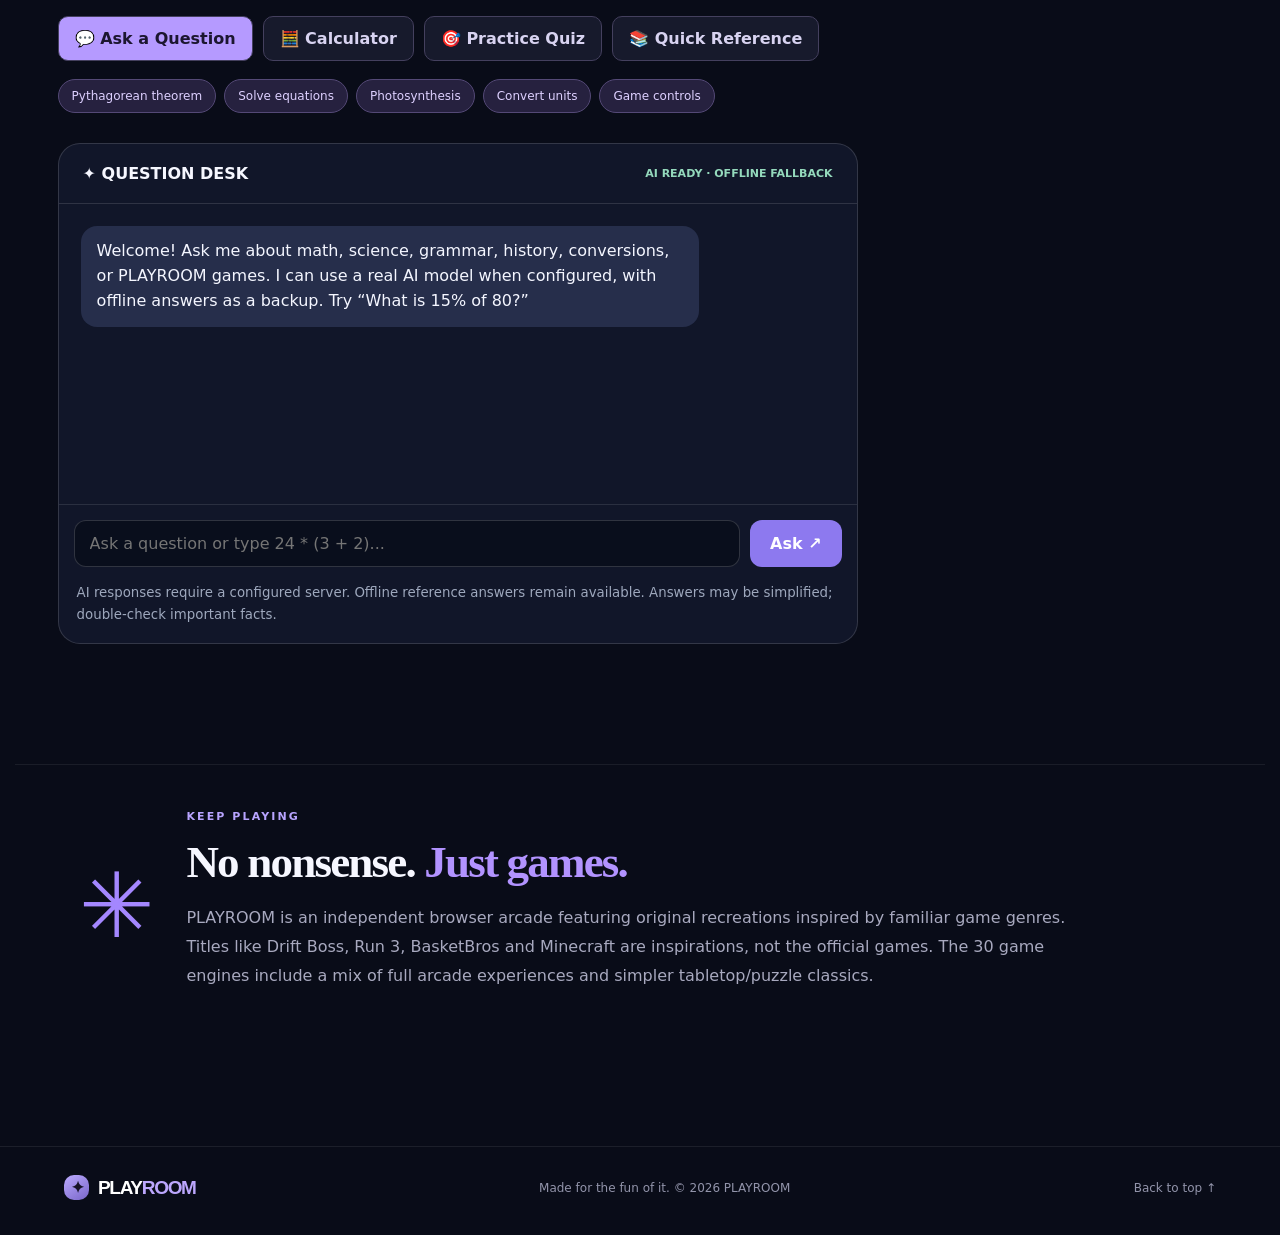
<file: PLAYROOM-3.0/index.html>
<!DOCTYPE html>
<html lang="en"><head><meta charset="utf-8"/><meta content="width=device-width,initial-scale=1" name="viewport"/><meta content="#090c18" name="theme-color"/><meta content="PLAYROOM: 30 distinct browser games, a better drifting racer, local basketball and classic arcade games. Play instantly, no downloads." name="description"/><title>PLAYROOM 3.0 — Arcade + AI</title><link rel="icon" href="favicon.svg" type="image/svg+xml"><link href="legacy.css" rel="stylesheet"/><link href="styles.css" rel="stylesheet"/><link rel="stylesheet" href="browser.css"/></head><body>
<div class="ambient"></div><div class="announcement">✦ THE BIG REBUILD <span>BETTER CONTROLS. REAL GAMEPLAY. NO FILLER.</span></div>
<header class="topbar"><a class="brand" href="#home"><span class="brand-icon">✦</span>PLAY<span>ROOM</span><small class="brand-beta">3.0</small></a><nav><a href="#games">All games</a><a href="#browser">Browser &amp; Videos</a><a href="#assistant">Questions &amp; Tools</a><a href="#about">About</a></nav><span class="header-tag"><span class="green-dot"></span> FREE · INSTANT PLAY</span></header>
<main id="home">
<section class="hero"><div class="hero-left"><div class="eyebrow"><span>◉</span> YOUR ARCADE. YOUR RULES.</div><h1>Actually fun.<br/><em>Actually playable.</em></h1><p>Thirty different games. No sketchy redirects, no accounts, no reskinned duplicates. Just pick something good and play.</p><div class="hero-actions"><button class="primary-btn" onclick="openGame('drift')">Play Drift Switch 3D <span>↗</span></button><a class="outline-btn" href="#games">Explore all 30 <span>↓</span></a></div><div class="hero-notes"><span>⚡ Offline-friendly</span><span>⌨️ Chromebook controls</span><span>🎮 Same-screen multiplayer</span></div></div>
<div aria-label="Illustration of a winding racetrack with a red car" class="hero-preview" role="img"><div class="preview-caption"><span class="preview-beacon"></span> EDITOR'S PICK <b>DRIFT SWITCH 3D</b></div><svg preserveaspectratio="xMidYMid slice" viewbox="0 0 600 410" xmlns="http://www.w3.org/2000/svg"><defs><lineargradient id="land" x1="0" x2="1" y1="0" y2="1"><stop stop-color="#162c38"></stop><stop offset="1" stop-color="#0e182b"></stop></lineargradient><lineargradient id="roadfill" x1="0" x2="0" y1="0" y2="1"><stop stop-color="#405668"></stop><stop offset="1" stop-color="#222d40"></stop></lineargradient><filter id="shadow"><fegaussianblur stddeviation="9"></fegaussianblur></filter></defs><rect fill="url(#land)" height="410" width="600"></rect><g opacity=".16" stroke="#6bb59a"><path d="M0 28H600M0 70H600M0 112H600M0 154H600M0 196H600M0 238H600M0 280H600M0 322H600M0 364H600M32 0V410M82 0V410M132 0V410M182 0V410M232 0V410M282 0V410M332 0V410M382 0V410M432 0V410M482 0V410M532 0V410M582 0V410"></path></g><path d="M240 -30C438 50 150 134 280 215S420 310 300 450" fill="none" stroke="#121927" stroke-width="148"></path><path d="M240 -30C438 50 150 134 280 215S420 310 300 450" fill="none" stroke="#495264" stroke-width="134"></path><path d="M240 -30C438 50 150 134 280 215S420 310 300 450" fill="none" stroke="url(#roadfill)" stroke-width="121"></path><path d="M240 -30C438 50 150 134 280 215S420 310 300 450" fill="none" stroke="#fcd47f" stroke-dasharray="16 18" stroke-width="3"></path><g transform="translate(290 290) rotate(-13)"><ellipse cy="20" fill="#050a12" filter="url(#shadow)" opacity=".65" rx="29" ry="47"></ellipse><rect fill="#ff6b66" height="74" rx="10" stroke="#ffc8b2" stroke-width="3" width="38" x="-19" y="-36"></rect><rect fill="#79c3d8" height="21" rx="5" width="30" x="-15" y="-20"></rect><rect fill="#be3949" height="10" rx="3" width="30" x="-15" y="18"></rect><rect fill="#0d111e" height="19" rx="3" width="6" x="-24" y="-20"></rect><rect fill="#0d111e" height="19" rx="3" width="6" x="18" y="-20"></rect><rect fill="#0d111e" height="17" rx="3" width="6" x="-24" y="18"></rect><rect fill="#0d111e" height="17" rx="3" width="6" x="18" y="18"></rect></g><g fill="#ffce70"><circle cx="307" cy="107" r="10"></circle><circle cx="250" cy="157" r="10"></circle><circle cx="365" cy="352" r="10"></circle></g><g fill="#ffeaa0"><circle cx="307" cy="107" r="5"></circle><circle cx="250" cy="157" r="5"></circle><circle cx="365" cy="352" r="5"></circle></g></svg><div class="preview-bottom"><div><span>PLAYROOM ORIGINAL</span><strong>3D roads. New turns. Endless.</strong></div><button aria-label="Play Drift Switch" onclick="openGame('drift')">↗</button></div></div></section>
<section class="games-section" id="games"><div class="section-top"><div><div class="eyebrow">THE COLLECTION / VOL. 02</div><h2>Find your <span>next favorite.</span></h2><p class="catalog-note">30 different games. Every card opens a game right here.</p></div><div class="catalog-count"><strong id="count">30</strong><small>GAMES AVAILABLE</small></div></div>
<div class="catalog-controls"><label class="search-wrap"><span>⌕</span><input aria-label="Search games" autocomplete="off" id="game-search" placeholder="Search games..."/></label><div aria-label="Game filters" class="filter-bar" role="group"><button class="filter active" data-filter="all">All 30</button><button class="filter" data-filter="arcade">Arcade</button><button class="filter" data-filter="driving">Driving</button><button class="filter" data-filter="platformer">Platformer</button><button class="filter" data-filter="sports">Sports</button><button class="filter" data-filter="puzzle">Puzzle</button><button class="filter" data-filter="strategy">Strategy</button><button class="filter" data-filter="word">Word</button><button class="filter" data-filter="sandbox">Sandbox</button></div></div>
<div class="games-grid"><button aria-label="Play Drift Switch 3D" class="game-card" data-category="driving" data-game="drift" style="--accent:#f18a56" type="button">
<div class="tile-art tile-drift has-cover" style='background-image:linear-gradient(0deg,#090e2399,#0b142011),url("assets/drift.webp")'><div class="art-grid"></div><span class="tile-number">01</span><span aria-hidden="true" class="tile-symbol">🏎️</span><span class="tile-pill">▶ PLAY</span></div>
<div class="tile-info"><div class="tile-topline"><span class="tile-genre">DRIVING</span><span class="tile-label">FEATURED</span></div><h3>Drift Switch 3D</h3><p>Procedural 3D road · Garage · Upgrades</p><span class="tile-sub">Drift Boss inspired</span></div></button><button aria-label="Play Galaxy Run" class="game-card" data-category="platformer" data-game="tunnel" style="--accent:#9b8afa" type="button">
<div class="tile-art tile-tunnel has-cover" style='background-image:linear-gradient(0deg,#090e2399,#0b142011),url("assets/tunnel.webp")'><div class="art-grid"></div><span class="tile-number">02</span><span aria-hidden="true" class="tile-symbol">🪐</span><span class="tile-pill">▶ PLAY</span></div>
<div class="tile-info"><div class="tile-topline"><span class="tile-genre">PLATFORMER</span><span class="tile-label">FEATURED</span></div><h3>Galaxy Run</h3><p>Jump gaps · Switch lanes · Levels</p><span class="tile-sub">Run 3 inspired</span></div></button><button aria-label="Play Court Clash 1v1" class="game-card" data-category="sports" data-game="duel" style="--accent:#ffb35c" type="button">
<div class="tile-art tile-duel has-cover" style='background-image:linear-gradient(0deg,#090e2399,#0b142011),url("assets/duel.webp")'><div class="art-grid"></div><span class="tile-number">03</span><span aria-hidden="true" class="tile-symbol">🏀</span><span class="tile-pill">▶ PLAY</span></div>
<div class="tile-info"><div class="tile-topline"><span class="tile-genre">SPORTS</span><span class="tile-label">2 PLAYER</span></div><h3>Court Clash 1v1</h3><p>Same-keyboard two player + CPU</p><span class="tile-sub">BasketBros inspired</span></div></button><button aria-label="Play Dino Dash" class="game-card" data-category="arcade" data-game="dino" style="--accent:#9ed98b" type="button">
<div class="tile-art tile-dino has-cover" style='background-image:linear-gradient(0deg,#090e2399,#0b142011),url("assets/dino.webp")'><div class="art-grid"></div><span class="tile-number">04</span><span aria-hidden="true" class="tile-symbol">🦖</span><span class="tile-pill">▶ PLAY</span></div>
<div class="tile-info"><div class="tile-topline"><span class="tile-genre">ARCADE</span><span class="tile-label">CLASSIC</span></div><h3>Dino Dash</h3><p>Fast jumps and near misses</p><span class="tile-sub">Chrome Dino inspired</span></div></button><button aria-label="Play Flappy Flight" class="game-card" data-category="arcade" data-game="flap" style="--accent:#65c8ff" type="button">
<div class="tile-art tile-flap has-cover" style='background-image:linear-gradient(0deg,#090e2399,#0b142011),url("assets/flap.webp")'><div class="art-grid"></div><span class="tile-number">05</span><span aria-hidden="true" class="tile-symbol">🐤</span><span class="tile-pill">▶ PLAY</span></div>
<div class="tile-info"><div class="tile-topline"><span class="tile-genre">ARCADE</span><span class="tile-label">CLASSIC</span></div><h3>Flappy Flight</h3><p>Beat the pipes and your best</p><span class="tile-sub">Flappy Bird inspired</span></div></button><button aria-label="Play Neon Snake" class="game-card" data-category="arcade" data-game="snake" style="--accent:#88dfbc" type="button">
<div class="tile-art tile-snake has-cover" style='background-image:linear-gradient(0deg,#090e2399,#0b142011),url("assets/snake.webp")'><div class="art-grid"></div><span class="tile-number">06</span><span aria-hidden="true" class="tile-symbol">🐍</span><span class="tile-pill">▶ PLAY</span></div>
<div class="tile-info"><div class="tile-topline"><span class="tile-genre">ARCADE</span><span class="tile-label">CLASSIC</span></div><h3>Neon Snake</h3><p>Easy to learn, hard to master</p><span class="tile-sub">Snake classic</span></div></button><button aria-label="Play Block Stack" class="game-card" data-category="puzzle" data-game="tetris" style="--accent:#db9aff" type="button">
<div class="tile-art tile-tetris has-cover" style='background-image:linear-gradient(0deg,#090e2399,#0b142011),url("assets/tetris.webp")'><div class="art-grid"></div><span class="tile-number">07</span><span aria-hidden="true" class="tile-symbol">🧱</span><span class="tile-pill">▶ PLAY</span></div>
<div class="tile-info"><div class="tile-topline"><span class="tile-genre">PUZZLE</span><span class="tile-label">CLASSIC</span></div><h3>Block Stack</h3><p>Rotate, stack and clear lines</p><span class="tile-sub">Tetris inspired</span></div></button><button aria-label="Play Brick Breaker" class="game-card" data-category="arcade" data-game="breakout" style="--accent:#fb9c9c" type="button">
<div class="tile-art tile-breakout has-cover" style='background-image:linear-gradient(0deg,#090e2399,#0b142011),url("assets/breakout.webp")'><div class="art-grid"></div><span class="tile-number">08</span><span aria-hidden="true" class="tile-symbol">🟣</span><span class="tile-pill">▶ PLAY</span></div>
<div class="tile-info"><div class="tile-topline"><span class="tile-genre">ARCADE</span><span class="tile-label">CLASSIC</span></div><h3>Brick Breaker</h3><p>Catch the ball and clear bricks</p><span class="tile-sub">Atari Breakout inspired</span></div></button><button aria-label="Play Pong Duel" class="game-card" data-category="sports" data-game="pong" style="--accent:#73c9ff" type="button">
<div class="tile-art tile-pong has-cover" style='background-image:linear-gradient(0deg,#090e2399,#0b142011),url("assets/pong.webp")'><div class="art-grid"></div><span class="tile-number">09</span><span aria-hidden="true" class="tile-symbol">🏓</span><span class="tile-pill">▶ PLAY</span></div>
<div class="tile-info"><div class="tile-topline"><span class="tile-genre">SPORTS</span><span class="tile-label">2 PLAYER</span></div><h3>Pong Duel</h3><p>2-player retro rally</p><span class="tile-sub">Pong inspired</span></div></button><button aria-label="Play 2048" class="game-card" data-category="puzzle" data-game="merge" style="--accent:#e4bf90" type="button">
<div class="tile-art tile-merge has-cover" style='background-image:linear-gradient(0deg,#090e2399,#0b142011),url("assets/merge.webp")'><div class="art-grid"></div><span class="tile-number">10</span><span aria-hidden="true" class="tile-symbol">🔢</span><span class="tile-pill">▶ PLAY</span></div>
<div class="tile-info"><div class="tile-topline"><span class="tile-genre">PUZZLE</span><span class="tile-label">CLASSIC</span></div><h3>2048</h3><p>Merge tiles into 2048</p><span class="tile-sub">2048 classic</span></div></button><button aria-label="Play Minesweeper" class="game-card" data-category="puzzle" data-game="mines" style="--accent:#9fd3ce" type="button">
<div class="tile-art tile-mines has-cover" style='background-image:linear-gradient(0deg,#090e2399,#0b142011),url("assets/mines.webp")'><div class="art-grid"></div><span class="tile-number">11</span><span aria-hidden="true" class="tile-symbol">💣</span><span class="tile-pill">▶ PLAY</span></div>
<div class="tile-info"><div class="tile-topline"><span class="tile-genre">PUZZLE</span><span class="tile-label">CLASSIC</span></div><h3>Minesweeper</h3><p>Find every safe square</p><span class="tile-sub">Minesweeper classic</span></div></button><button aria-label="Play Word Guess" class="game-card" data-category="word" data-game="wordle" style="--accent:#8fdba8" type="button">
<div class="tile-art tile-wordle has-cover" style='background-image:linear-gradient(0deg,#090e2399,#0b142011),url("assets/wordle.webp")'><div class="art-grid"></div><span class="tile-number">12</span><span aria-hidden="true" class="tile-symbol">🟩</span><span class="tile-pill">▶ PLAY</span></div>
<div class="tile-info"><div class="tile-topline"><span class="tile-genre">WORD</span><span class="tile-label">WORD</span></div><h3>Word Guess</h3><p>Six tries, one secret word</p><span class="tile-sub">Wordle inspired</span></div></button><button aria-label="Play Blockcraft" class="game-card" data-category="sandbox" data-game="voxel" style="--accent:#95d993" type="button">
<div class="tile-art tile-voxel has-cover" style='background-image:linear-gradient(0deg,#090e2399,#0b142011),url("assets/voxel.webp")'><div class="art-grid"></div><span class="tile-number">13</span><span aria-hidden="true" class="tile-symbol">⛏️</span><span class="tile-pill">▶ PLAY</span></div>
<div class="tile-info"><div class="tile-topline"><span class="tile-genre">SANDBOX</span><span class="tile-label">SANDBOX</span></div><h3>Blockcraft</h3><p>Build and mine a tiny world</p><span class="tile-sub">Minecraft inspired</span></div></button><button aria-label="Play Connect Four" class="game-card" data-category="strategy" data-game="connect" style="--accent:#e9a5b2" type="button">
<div class="tile-art tile-connect has-cover" style='background-image:linear-gradient(0deg,#090e2399,#0b142011),url("assets/connect.webp")'><div class="art-grid"></div><span class="tile-number">14</span><span aria-hidden="true" class="tile-symbol">🔴</span><span class="tile-pill">▶ PLAY</span></div>
<div class="tile-info"><div class="tile-topline"><span class="tile-genre">STRATEGY</span><span class="tile-label">2 PLAYER</span></div><h3>Connect Four</h3><p>Drop discs against a friend</p><span class="tile-sub">Connect Four classic</span></div></button><button aria-label="Play Memory Flip" class="game-card" data-category="puzzle" data-game="memory" style="--accent:#c0a3ff" type="button">
<div class="tile-art tile-memory has-cover" style='background-image:linear-gradient(0deg,#090e2399,#0b142011),url("assets/memory.webp")'><div class="art-grid"></div><span class="tile-number">15</span><span aria-hidden="true" class="tile-symbol">🃏</span><span class="tile-pill">▶ PLAY</span></div>
<div class="tile-info"><div class="tile-topline"><span class="tile-genre">PUZZLE</span><span class="tile-label">BRAIN</span></div><h3>Memory Flip</h3><p>Turn cards and find the pairs</p><span class="tile-sub">Memory Match classic</span></div></button><button aria-label="Play Asteroid Blaster" class="game-card" data-category="arcade" data-game="asteroids" style="--accent:#bddaff" type="button">
<div class="tile-art tile-asteroids has-cover" style='background-image:linear-gradient(0deg,#090e2399,#0b142011),url("assets/asteroids.webp")'><div class="art-grid"></div><span class="tile-number">16</span><span aria-hidden="true" class="tile-symbol">☄️</span><span class="tile-pill">▶ PLAY</span></div>
<div class="tile-info"><div class="tile-topline"><span class="tile-genre">ARCADE</span><span class="tile-label">ARCADE</span></div><h3>Asteroid Blaster</h3><p>Fly and blast space rocks</p><span class="tile-sub">Asteroids inspired</span></div></button><button aria-label="Play Alien Attack" class="game-card" data-category="arcade" data-game="invaders" style="--accent:#b08eff" type="button">
<div class="tile-art tile-invaders has-cover" style='background-image:linear-gradient(0deg,#090e2399,#0b142011),url("assets/invaders.webp")'><div class="art-grid"></div><span class="tile-number">17</span><span aria-hidden="true" class="tile-symbol">👾</span><span class="tile-pill">▶ PLAY</span></div>
<div class="tile-info"><div class="tile-topline"><span class="tile-genre">ARCADE</span><span class="tile-label">ARCADE</span></div><h3>Alien Attack</h3><p>Protect your ship</p><span class="tile-sub">Space Invaders inspired</span></div></button><button aria-label="Play Traffic Hopper" class="game-card" data-category="arcade" data-game="frogger" style="--accent:#9bdb8a" type="button">
<div class="tile-art tile-frogger has-cover" style='background-image:linear-gradient(0deg,#090e2399,#0b142011),url("assets/frogger.webp")'><div class="art-grid"></div><span class="tile-number">18</span><span aria-hidden="true" class="tile-symbol">🐸</span><span class="tile-pill">▶ PLAY</span></div>
<div class="tile-info"><div class="tile-topline"><span class="tile-genre">ARCADE</span><span class="tile-label">ARCADE</span></div><h3>Traffic Hopper</h3><p>Cross the road safely</p><span class="tile-sub">Frogger inspired</span></div></button><button aria-label="Play Maze Munch" class="game-card" data-category="arcade" data-game="maze" style="--accent:#f1d477" type="button">
<div class="tile-art tile-maze has-cover" style='background-image:linear-gradient(0deg,#090e2399,#0b142011),url("assets/maze.webp")'><div class="art-grid"></div><span class="tile-number">19</span><span aria-hidden="true" class="tile-symbol">🟡</span><span class="tile-pill">▶ PLAY</span></div>
<div class="tile-info"><div class="tile-topline"><span class="tile-genre">ARCADE</span><span class="tile-label">ARCADE</span></div><h3>Maze Munch</h3><p>Collect all the dots</p><span class="tile-sub">Pac-Man inspired</span></div></button><button aria-label="Play Checkers" class="game-card" data-category="strategy" data-game="checkers" style="--accent:#eb939a" type="button">
<div class="tile-art tile-checkers has-cover" style='background-image:linear-gradient(0deg,#090e2399,#0b142011),url("assets/checkers.webp")'><div class="art-grid"></div><span class="tile-number">20</span><span aria-hidden="true" class="tile-symbol">♟️</span><span class="tile-pill">▶ PLAY</span></div>
<div class="tile-info"><div class="tile-topline"><span class="tile-genre">STRATEGY</span><span class="tile-label">2 PLAYER</span></div><h3>Checkers</h3><p>Capture diagonally</p><span class="tile-sub">Checkers classic</span></div></button><button aria-label="Play Reversi" class="game-card" data-category="strategy" data-game="reversi" style="--accent:#b4c6e4" type="button">
<div class="tile-art tile-reversi has-cover" style='background-image:linear-gradient(0deg,#090e2399,#0b142011),url("assets/reversi.webp")'><div class="art-grid"></div><span class="tile-number">21</span><span aria-hidden="true" class="tile-symbol">⚫</span><span class="tile-pill">▶ PLAY</span></div>
<div class="tile-info"><div class="tile-topline"><span class="tile-genre">STRATEGY</span><span class="tile-label">2 PLAYER</span></div><h3>Reversi</h3><p>Flip your opponent’s discs</p><span class="tile-sub">Othello inspired</span></div></button><button aria-label="Play Battleship" class="game-card" data-category="strategy" data-game="battleship" style="--accent:#88cbd8" type="button">
<div class="tile-art tile-battleship has-cover" style='background-image:linear-gradient(0deg,#090e2399,#0b142011),url("assets/battleship.webp")'><div class="art-grid"></div><span class="tile-number">22</span><span aria-hidden="true" class="tile-symbol">🚢</span><span class="tile-pill">▶ PLAY</span></div>
<div class="tile-info"><div class="tile-topline"><span class="tile-genre">STRATEGY</span><span class="tile-label">STRATEGY</span></div><h3>Battleship</h3><p>Sink the hidden fleet</p><span class="tile-sub">Battleship classic</span></div></button><button aria-label="Play Mini Sudoku" class="game-card" data-category="puzzle" data-game="sudoku" style="--accent:#b6baee" type="button">
<div class="tile-art tile-sudoku has-cover" style='background-image:linear-gradient(0deg,#090e2399,#0b142011),url("assets/sudoku.webp")'><div class="art-grid"></div><span class="tile-number">23</span><span aria-hidden="true" class="tile-symbol">🔲</span><span class="tile-pill">▶ PLAY</span></div>
<div class="tile-info"><div class="tile-topline"><span class="tile-genre">PUZZLE</span><span class="tile-label">BRAIN</span></div><h3>Mini Sudoku</h3><p>Solve the number grid</p><span class="tile-sub">Sudoku inspired</span></div></button><button aria-label="Play Word Rescue" class="game-card" data-category="word" data-game="hangman" style="--accent:#f8c789" type="button">
<div class="tile-art tile-hangman has-cover" style='background-image:linear-gradient(0deg,#090e2399,#0b142011),url("assets/hangman.webp")'><div class="art-grid"></div><span class="tile-number">24</span><span aria-hidden="true" class="tile-symbol">🔤</span><span class="tile-pill">▶ PLAY</span></div>
<div class="tile-info"><div class="tile-topline"><span class="tile-genre">WORD</span><span class="tile-label">WORD</span></div><h3>Word Rescue</h3><p>Guess the word to win</p><span class="tile-sub">Hangman classic</span></div></button><button aria-label="Play Simon Sequence" class="game-card" data-category="puzzle" data-game="simon" style="--accent:#bfabfb" type="button">
<div class="tile-art tile-simon has-cover" style='background-image:linear-gradient(0deg,#090e2399,#0b142011),url("assets/simon.webp")'><div class="art-grid"></div><span class="tile-number">25</span><span aria-hidden="true" class="tile-symbol">🎛️</span><span class="tile-pill">▶ PLAY</span></div>
<div class="tile-info"><div class="tile-topline"><span class="tile-genre">PUZZLE</span><span class="tile-label">BRAIN</span></div><h3>Simon Sequence</h3><p>Test your memory</p><span class="tile-sub">Simon classic</span></div></button><button aria-label="Play Slide Puzzle" class="game-card" data-category="puzzle" data-game="slide" style="--accent:#e4b487" type="button">
<div class="tile-art tile-slide has-cover" style='background-image:linear-gradient(0deg,#090e2399,#0b142011),url("assets/slide.webp")'><div class="art-grid"></div><span class="tile-number">26</span><span aria-hidden="true" class="tile-symbol">🧩</span><span class="tile-pill">▶ PLAY</span></div>
<div class="tile-info"><div class="tile-topline"><span class="tile-genre">PUZZLE</span><span class="tile-label">BRAIN</span></div><h3>Slide Puzzle</h3><p>Slide tiles into order</p><span class="tile-sub">15 Puzzle classic</span></div></button><button aria-label="Play Reflex Test" class="game-card" data-category="arcade" data-game="reaction" style="--accent:#e8cc73" type="button">
<div class="tile-art tile-reaction"><div class="art-grid"></div><span class="tile-number">27</span><span aria-hidden="true" class="tile-symbol">⚡</span><span class="tile-pill">▶ PLAY</span></div>
<div class="tile-info"><div class="tile-topline"><span class="tile-genre">ARCADE</span><span class="tile-label">SKILL</span></div><h3>Reflex Test</h3><p>Are you faster than 250ms?</p><span class="tile-sub">Reaction-time classic</span></div></button><button aria-label="Play Whack-a-Mole" class="game-card" data-category="arcade" data-game="whack" style="--accent:#ebaaa7" type="button">
<div class="tile-art tile-whack"><div class="art-grid"></div><span class="tile-number">28</span><span aria-hidden="true" class="tile-symbol">🐹</span><span class="tile-pill">▶ PLAY</span></div>
<div class="tile-info"><div class="tile-topline"><span class="tile-genre">ARCADE</span><span class="tile-label">ARCADE</span></div><h3>Whack-a-Mole</h3><p>Tap the moles before they hide</p><span class="tile-sub">Arcade classic</span></div></button><button aria-label="Play Meteor Dodge" class="game-card" data-category="arcade" data-game="dodge" style="--accent:#9da9f5" type="button">
<div class="tile-art tile-dodge has-cover" style='background-image:linear-gradient(0deg,#090e2399,#0b142011),url("assets/dodge.webp")'><div class="art-grid"></div><span class="tile-number">29</span><span aria-hidden="true" class="tile-symbol">🚀</span><span class="tile-pill">▶ PLAY</span></div>
<div class="tile-info"><div class="tile-topline"><span class="tile-genre">ARCADE</span><span class="tile-label">ARCADE</span></div><h3>Meteor Dodge</h3><p>Survive the falling hazards</p><span class="tile-sub">Dodge-em classic</span></div></button><button aria-label="Play Tic-Tac-Toe" class="game-card" data-category="strategy" data-game="tictactoe" style="--accent:#ffa5a0" type="button">
<div class="tile-art tile-tictactoe"><div class="art-grid"></div><span class="tile-number">30</span><span aria-hidden="true" class="tile-symbol">❌</span><span class="tile-pill">▶ PLAY</span></div>
<div class="tile-info"><div class="tile-topline"><span class="tile-genre">STRATEGY</span><span class="tile-label">2 PLAYER</span></div><h3>Tic-Tac-Toe</h3><p>Local two-player grid</p><span class="tile-sub">Noughts and crosses</span></div></button></div><p class="no-results" hidden="" id="no-results">No games found. Try another search.</p></section>

<section class="browser-section" id="browser" aria-labelledby="browser-heading">
  <div class="eyebrow">🌐 EXPLORE IN PLAYROOM</div>
  <div class="browser-heading"><div><h2 id="browser-heading">Browser <span>&amp; Videos.</span></h2><p>A mini-browser with built-in Wikipedia search, web links, YouTube video search and playback, and a scrollable TikTok video playlist. Sites control whether they can appear here; school and network rules still apply.</p></div><span class="browser-tag">NO PROXY · NO ACCOUNT</span></div>
  <div class="browser-shell">
    <div class="browser-switch" role="group" aria-label="Viewer mode"><button type="button" class="browser-mode active" data-mode="video">▶ YouTube search</button><button type="button" class="browser-mode" data-mode="tiktok">♫ For You</button><button type="button" class="browser-mode" data-mode="web">◎ Mini browser</button><button type="button" class="browser-mode" data-mode="search">⌕ Search</button></div>
    <form class="browser-toolbar" id="browser-form"><button class="browser-icon-btn" type="button" id="browser-back" title="Back" aria-label="Back">←</button><button class="browser-icon-btn" type="button" id="browser-forward" title="Forward" aria-label="Forward">→</button><button class="browser-icon-btn" type="button" id="browser-reload" title="Reload" aria-label="Reload">↻</button><label class="browser-address-label" for="browser-address">Search / Address / Video</label><input type="text" id="browser-address" aria-label="Search terms, video URL or page address" autocomplete="off" spellcheck="false" placeholder="Search YouTube videos or paste a link"/><button class="browser-go" type="submit">Go ↗</button><button class="browser-icon-btn" type="button" id="browser-bookmark" title="Save bookmark" aria-label="Save bookmark">☆</button><a id="browser-external" class="browser-icon-btn" target="_blank" rel="noopener noreferrer" href="https://www.youtube.com/" aria-label="Open current page in a new tab" title="Open in new tab">↗</a></form>
    <div class="browser-contents"><div class="browser-sidebar"><div class="browser-side-heading"><strong>Bookmarks</strong><button id="browser-clear-bookmarks" title="Clear bookmarks" type="button">Clear</button></div><div id="browser-bookmarks" class="browser-side-list"></div><div class="browser-side-heading"><strong>Recent</strong><button id="browser-clear-history" title="Clear history" type="button">Clear</button></div><div id="browser-history" class="browser-side-list"></div><div class="browser-help"><strong>Helpful to know</strong><p>YouTube and TikTok videos play only when their platforms and creators allow embedding. Many websites block iframes. This is not a proxy or a way to bypass filters.</p></div></div>
    <div class="browser-main"><div id="browser-tabbar" class="browser-tabbar" aria-label="Browser tabs"></div><div id="browser-view" class="browser-view"><div class="browser-welcome"><div class="browser-welcome-icon">▶</div><h3>Watch something good.</h3><p>Search YouTube videos directly inside PLAYROOM. Select a result to watch without leaving the page.</p><div class="browser-actions"><a href="https://www.youtube.com/results?search_query=gameplay" target="_blank" rel="noopener noreferrer">Search YouTube ↗</a><button id="browser-open-example" type="button">Try an embeddable page</button></div></div></div><div class="browser-status" id="browser-status" role="status" aria-live="polite">Ready · Your bookmarks and history stay on this device.</div></div></div>
  </div>
</section>
<section class="assistant-section" id="assistant"><div class="eyebrow">✦ PLAYROOM STUDY ZONE</div><h2>Questions <span>&amp; Tools.</span></h2><p>Quick answers, a full calculator, practice questions, and study help. Offline tools work without internet. AI chat uses a secure server when configured.</p>
<div aria-label="Study tools" class="study-tabs" role="group"><button class="study-tab active" data-panel="ask-panel">💬 Ask a Question</button><button class="study-tab" data-panel="calc-panel">🧮 Calculator</button><button class="study-tab" data-panel="quiz-panel">🎯 Practice Quiz</button><button class="study-tab" data-panel="reference-panel">📚 Quick Reference</button></div>
<div class="study-panel" id="ask-panel"><div class="study-suggestions" id="study-suggestions"><button data-ask="What is the Pythagorean theorem?">Pythagorean theorem</button><button data-ask="How do I solve equations?">Solve equations</button><button data-ask="What is photosynthesis?">Photosynthesis</button><button data-ask="Convert 5 miles to kilometers">Convert units</button><button data-ask="How do I play Court Clash?">Game controls</button></div><div class="chat-shell"><div class="chat-head"><span>✦ QUESTION DESK</span><small id="ai-mode">AI READY · OFFLINE FALLBACK</small></div><div aria-live="polite" class="chat-messages" id="chat-messages"><div class="chat-bubble bot">Welcome! Ask me about math, science, grammar, history, conversions, or PLAYROOM games. I can use a real AI model when configured, with offline answers as a backup. Try “What is 15% of 80?”</div></div><form class="chat-form" id="chat-form"><input aria-label="Ask a question" autocomplete="off" id="chat-input" maxlength="500" placeholder="Ask a question or type 24 * (3 + 2)..." required=""><button type="submit">Ask ↗</button></input></form><small class="chat-note">AI responses require a configured server. Offline reference answers remain available. Answers may be simplified; double-check important facts.</small></div></div>
<div class="study-panel" hidden="" id="calc-panel"><div class="calc-shell"><div class="calc-heading">Scientific Calculator <small>Keyboard supported · No internet needed</small></div><input aria-label="Calculator expression" autocomplete="off" class="calc-display" id="calc-display" placeholder="0" value=""/><div aria-live="polite" class="calc-output" id="calc-output">Enter an expression</div><div class="calc-buttons" id="calc-buttons"></div><p class="study-help">Supports +, −, ×, ÷, parentheses, powers (^), square roots, pi, percentages, and trig functions in degrees.</p></div></div>
<div class="study-panel" hidden="" id="quiz-panel"><div class="quiz-shell"><div class="quiz-toolbar"><label for="quiz-topic">Topic</label><select id="quiz-topic"><option value="mixed">Mixed</option><option value="math">Math</option><option value="science">Science</option><option value="english">English</option><option value="geography">Geography</option><option value="history">History</option></select><button id="quiz-next" type="button">New question ↻</button></div><div class="quiz-score" id="quiz-score">Score: 0 / 0</div><h3 id="quiz-question">Loading a question...</h3><div class="quiz-answers" id="quiz-answers"></div><div aria-live="polite" class="quiz-feedback" id="quiz-feedback"></div></div></div>
<div class="study-panel" hidden="" id="reference-panel"><div class="reference-grid" id="reference-grid"></div></div></section>
<section class="about" id="about"><div class="about-icon">✳</div><div><span class="eyebrow">KEEP PLAYING</span><h2>No nonsense. <em>Just games.</em></h2><p>PLAYROOM is an independent browser arcade featuring original recreations inspired by familiar game genres. Titles like Drift Boss, Run 3, BasketBros and Minecraft are inspirations, not the official games. The 30 game engines include a mix of full arcade experiences and simpler tabletop/puzzle classics.</p></div></section></main>
<footer><a class="brand" href="#home"><span class="brand-icon">✦</span>PLAY<span>ROOM</span></a><span>Made for the fun of it. © 2026 PLAYROOM</span><a href="#home">Back to top ↑</a></footer>
<div class="modal" hidden="" id="modal"><div class="modal-backdrop" data-close=""></div><section aria-labelledby="modal-title" aria-modal="true" class="modal-panel" role="dialog"><div class="modal-top"><div><span class="eyebrow" id="modal-eyebrow">NOW PLAYING</span><h2 id="modal-title">Game</h2></div><div class="modal-buttons"><button aria-label="Fullscreen game" class="fullscreen-btn" id="fullscreen-btn" title="Fullscreen">⛶</button><button aria-label="Close game" class="close" data-close="">✕</button></div></div><div class="game-ui" id="game-ui"></div></section></div>
<script src="legacy.js"></script><script src="enhancements.js"></script><script src="drift3d.js"></script><script src="browser.js"></script><script src="playroom3.js"></script></body></html>
</file>
<file: legacy.css>
:root{color-scheme:dark;--bg:#090b16;--panel:#141727;--muted:#a0a4b9;--white:#f7f7ff;--purple:#a985ff;--line:#292d42}*{box-sizing:border-box}html{scroll-behavior:smooth}body{margin:0;background:var(--bg);color:var(--white);font-family:'DM Sans',system-ui,sans-serif;min-width:320px}button,a{-webkit-tap-highlight-color:transparent}button{font:inherit;cursor:pointer}a{color:inherit;text-decoration:none}.ambient{position:fixed;inset:0;pointer-events:none;background:radial-gradient(ellipse 55% 40% at 83% 5%,#45307038,transparent 80%),radial-gradient(ellipse 55% 40% at 8% 55%,#21215e22,transparent 80%);z-index:-1}.topbar{height:82px;display:flex;align-items:center;justify-content:space-between;padding:0 max(5%,calc((100vw - 1280px)/2));border-bottom:1px solid #ffffff0b}.brand{font-family:'Space Grotesk',sans-serif;font-weight:700;font-size:23px;letter-spacing:-1.2px;white-space:nowrap}.brand span:not(.brand-icon){color:#b396ff}.brand-icon{display:inline-grid;place-items:center;background:#ad86ff;color:#111124;width:31px;height:31px;border-radius:10px;margin-right:7px;font-size:21px}.topbar nav{display:flex;gap:36px;color:#b5b6c7;font-size:14px}.topbar nav a:hover,footer a:hover{color:white}.live{font-size:11px;letter-spacing:1.4px;font-weight:800;color:#c6c1d7}.live i{display:inline-block;width:7px;height:7px;background:#65e6aa;border-radius:50%;margin-right:9px;box-shadow:0 0 10px #65e6aa}.hero{max-width:1280px;margin:auto;padding:85px 5% 105px;display:grid;grid-template-columns:1fr 1fr;min-height:585px;align-items:center;gap:20px}.eyebrow{font-size:11px;font-weight:800;letter-spacing:2.2px;color:#bda3ff}.hero .eyebrow span{margin-right:6px}.hero h1{font-family:'Space Grotesk',sans-serif;font-size:clamp(48px,5.8vw,83px);line-height:1.04;letter-spacing:-4px;margin:22px 0}.hero h1 em,.about h2 em{font-style:normal;color:#b293ff}.hero p{color:#adb0c3;line-height:1.75;font-size:16px;max-width:425px;margin-bottom:29px}.primary-btn{display:inline-flex;align-items:center;gap:40px;background:#b497ff;color:#131020;font-size:14px;font-weight:800;padding:17px 22px;border-radius:13px;transition:transform .2s,background .2s}.primary-btn:hover{transform:translateY(-3px);background:#ccbaff}.primary-btn span{font-size:20px}.hero-stats{display:flex;gap:36px;margin-top:55px}.hero-stats div{display:flex;flex-direction:column;gap:4px}.hero-stats b{font:700 25px 'Space Grotesk'}.hero-stats small{font-size:10px;color:#83869c;letter-spacing:1px;font-weight:800}.hero-art{position:relative;height:440px;isolation:isolate}.orb{position:absolute;border-radius:50%;filter:blur(1px)}.orb-one{width:350px;height:350px;top:30px;left:calc(50% - 175px);background:radial-gradient(circle at 33% 30%,#d9bfff,#9965f8 40%,#4730aa 70%,#211346);box-shadow:0 0 100px #8358e04f, inset -20px -28px 60px #1d1457}.orb-two{width:210px;height:210px;left:5%;top:150px;background:radial-gradient(circle at 35% 25%,#ffbbdc,#ff5b9a 42%,#892778 85%);box-shadow:0 0 70px #ef4a9c42;z-index:-1}.gamepad{position:absolute;left:50%;top:48%;transform:translate(-50%,-50%) rotate(-12deg);font-size:170px;color:#f3dcff;text-shadow:0 10px 60px #e5c5ff}.floating-chip{position:absolute;background:#1c1a35dc;border:1px solid #ffffff30;backdrop-filter:blur(12px);border-radius:14px;padding:15px 20px;font-size:12px;font-weight:800;letter-spacing:1px;box-shadow:0 15px 40px #0007}.chip-one{top:65px;right:-12px;color:#c8c3d8}.chip-one strong{display:block;font-size:23px;color:#fff;letter-spacing:0;margin-top:3px}.chip-two{bottom:65px;left:10px;color:#e9dfff}.floating-star{position:absolute;color:#f5e6ff;font-size:45px}.star-one{right:25px;bottom:35px}.star-two{left:55px;top:30px}.games-section{max-width:1280px;margin:auto;padding:40px 5% 100px;scroll-margin-top:30px}.section-top{display:flex;justify-content:space-between;align-items:end;gap:20px;margin-bottom:32px}.section-top h2,.about h2{font:700 clamp(30px,3.6vw,45px) 'Space Grotesk';letter-spacing:-1.8px;margin:12px 0 0}.section-top h2 span{color:#ad90f6}.filter-bar{display:flex;gap:6px;background:#171928;border:1px solid #2c2d3e;border-radius:12px;padding:5px}.filter{border:0;background:none;color:#9d9db3;font-size:12px;font-weight:700;padding:10px 15px;border-radius:8px}.filter.active{background:#34304f;color:#f0e8ff}.games-grid{display:grid;grid-template-columns:repeat(2,minmax(0,1fr));gap:23px}.game-card{padding:0;border:1px solid #34344b;background:#151725;border-radius:20px;text-align:left;color:inherit;overflow:hidden;transition:transform .25s,border-color .25s,box-shadow .25s}.game-card:hover{transform:translateY(-7px);border-color:#a489ef;box-shadow:0 22px 65px #0005}.game-card[hidden]{display:none}.art{height:225px;position:relative;display:grid;place-items:center;overflow:hidden}.art-number{position:absolute;top:18px;left:21px;font-size:12px;font-weight:800;letter-spacing:2px;color:#ffffffb8}.art-snake{background:radial-gradient(circle at 65% 30%,#3a9f9d,#102e42 67%,#10202f)}.art-snake:before,.art-memory:before,.art-dodge:before,.art-reaction:before{content:"";position:absolute;inset:0;background-image:linear-gradient(#ffffff0c 1px,transparent 1px),linear-gradient(90deg,#ffffff0c 1px,transparent 1px);background-size:33px 33px;mask-image:linear-gradient(90deg,transparent,#000,transparent)}.pixel-snake{display:flex;gap:3px;transform:rotate(-26deg)}.pixel-snake i{width:33px;height:33px;background:#78f8c6;border-radius:7px;box-shadow:0 0 16px #4bffd76b}.pixel-snake i:nth-child(1){background:#d4ffe7}.pixel-snake i:nth-child(n+4){transform:translateY(30px)}.fruit{color:#ff8e8e;font-size:45px;position:absolute;top:53px;right:26%;text-shadow:0 0 24px #ff7b8b}.art-memory{background:radial-gradient(circle at 50% 30%,#694fc1,#271d52 70%)}.memory-tiles{display:flex;gap:12px;transform:rotate(-8deg)}.memory-tiles span{display:grid;place-items:center;width:70px;height:84px;border-radius:13px;background:#a487ff;color:#fff;font-size:34px;box-shadow:0 12px 30px #140b387a;border:2px solid #d7c6ff55}.memory-tiles span:nth-child(2),.memory-tiles span:nth-child(3){background:#39306b}.art-dodge{background:radial-gradient(circle at 50% 30%,#d477ad,#572b65 70%,#321b4e)}.dodge-track{width:260px;height:210px;position:relative;border-left:2px dashed #ffffff33;border-right:2px dashed #ffffff33}.dodge-track i{position:absolute;width:25px;height:25px;background:#ffb0c9;transform:rotate(45deg);border-radius:4px;box-shadow:0 0 20px #ff97ba}.dodge-track i:nth-child(1){left:20px;top:30px}.dodge-track i:nth-child(2){right:34px;top:90px}.dodge-track i:nth-child(3){left:90px;top:125px}.dodge-track b{position:absolute;bottom:15px;left:125px;color:#aafff3;font-size:55px;text-shadow:0 0 30px #80ffe8}.art-reaction{background:radial-gradient(circle at 50% 40%,#d6a04b,#7a4933 65%,#443047)}.reaction-bolt{font-size:125px;z-index:1;text-shadow:0 0 50px #ffe18b}.reaction-rings{position:absolute;width:200px;height:200px;border:3px solid #ffffff33;border-radius:50%;box-shadow:0 0 0 30px #ffffff0c,0 0 0 60px #ffffff08}.card-body{padding:23px 25px 26px;display:flex;align-items:center;justify-content:space-between;gap:10px}.category{font-size:10px;color:#ad93f1;letter-spacing:1.5px;font-weight:800}.card-body h3{font:700 25px 'Space Grotesk';letter-spacing:-.7px;margin:8px 0}.card-body p{font-size:13px;color:#9699b1;margin:0}.play-circle{display:grid;place-items:center;width:43px;height:43px;flex-shrink:0;border-radius:50%;background:#2a2942;color:#d4c4ff;font-size:22px}.game-card:hover .play-circle{background:#aa8bf9;color:#1a1430}.about{max-width:1150px;margin:20px auto 100px;padding:40px 5%;border-top:1px solid #ffffff17;display:flex;gap:32px;align-items:center}.about-icon{font-size:90px;color:#a487ff}.about p{max-width:700px;color:#a8a9bf;line-height:1.8}footer{border-top:1px solid #ffffff14;max-width:1280px;margin:auto;padding:28px 5% 35px;display:flex;align-items:center;justify-content:space-between;gap:15px;color:#9294aa;font-size:12px}footer .brand{color:white;font-size:19px}footer .brand-icon{width:25px;height:25px;font-size:16px}.modal{position:fixed;inset:0;z-index:100;display:grid;place-items:center;padding:15px}.modal[hidden]{display:none}.modal-backdrop{position:absolute;inset:0;background:#03040bdc;backdrop-filter:blur(12px)}.modal-panel{position:relative;width:min(720px,100%);max-height:95vh;overflow:auto;background:#171a2d;border:1px solid #68608280;border-radius:24px;box-shadow:0 35px 100px #000a;padding:24px}.modal-top{display:flex;justify-content:space-between;align-items:center;margin-bottom:17px}.modal-top h2{font:700 29px 'Space Grotesk';margin:5px 0 0}.close{background:#303147;border:1px solid #48465c;color:#fff;width:39px;height:39px;border-radius:11px}.game-ui{display:flex;flex-direction:column;gap:14px}.game-toolbar{display:flex;justify-content:space-between;align-items:center;gap:8px;flex-wrap:wrap}.stat{font-size:12px;color:#a6a8c2}.stat b{color:#fff;font-size:17px;margin-left:6px}.small-btn{background:#a88bff;color:#151026;border:0;border-radius:9px;padding:10px 15px;font-weight:800;font-size:12px}.game-hint{font-size:12px;color:#aeb0c5;line-height:1.6;text-align:center}.canvas-wrap{position:relative;display:grid;place-items:center;background:#0b1020;border-radius:15px;overflow:hidden;touch-action:none}.canvas-wrap canvas{max-width:100%;height:auto;display:block;touch-action:none}.touch-controls{display:grid;grid-template-columns:repeat(3,48px);gap:5px;justify-content:center}.touch-controls button{height:42px;background:#35344f;border:1px solid #61587b;color:#fff;border-radius:9px}.touch-controls .up{grid-column:2}.touch-controls .left{grid-column:1}.touch-controls .down{grid-column:2}.touch-controls .right{grid-column:3}.memory-board{display:grid;grid-template-columns:repeat(4,1fr);gap:10px;max-width:460px;width:100%;margin:8px auto}.memory-cell{aspect-ratio:1;border:1px solid #5c5085;background:#363056;border-radius:12px;color:transparent;font-size:clamp(22px,5vw,37px);transition:background .2s,transform .2s}.memory-cell.flipped,.memory-cell.matched{background:#ac90fc;color:#171029;transform:rotateY(0)}.memory-cell.matched{background:#4fbaa1}.reaction-pad{height:285px;border-radius:17px;border:1px solid #ffffff1b;background:#563650;display:grid;place-items:center;text-align:center;padding:25px;font:700 29px 'Space Grotesk';cursor:pointer;user-select:none}.reaction-pad.wait{background:#a54c59}.reaction-pad.ready{background:#36b894;color:#10281f}.reaction-pad.result{background:#403b79}.status-text{text-align:center;color:#d4c9ed;min-height:23px;font-size:14px}.game-overlay{position:absolute;inset:0;display:flex;flex-direction:column;align-items:center;justify-content:center;background:#080c19cf;gap:15px;text-align:center}.game-overlay strong{font:700 32px 'Space Grotesk'}.game-overlay p{color:#aeb0c4;margin:0}.game-overlay[hidden]{display:none}@media(max-width:850px){.hero{grid-template-columns:1fr;padding-top:65px}.hero-art{height:300px;max-width:500px;width:100%;margin:auto}.orb-one{width:260px;height:260px;left:calc(50% - 130px);top:15px}.orb-two{width:140px;height:140px;top:100px}.gamepad{font-size:120px}.chip-one{right:10px;top:20px}.chip-two{bottom:15px}.hero-stats{margin-top:35px}.hero h1{letter-spacing:-2px}.section-top{align-items:start;flex-direction:column}.games-grid{gap:14px}.art{height:175px}.memory-tiles span{width:45px;height:60px}.pixel-snake i{width:24px;height:24px}.card-body{padding:18px}.card-body h3{font-size:21px}.card-body p{line-height:1.4}.topbar{padding:0 5%}}@media(max-width:560px){.topbar{height:67px}.topbar nav{gap:15px;font-size:12px}.header-right{display:none}.brand{font-size:18px}.brand-icon{width:25px;height:25px;font-size:16px}.hero{padding-bottom:65px}.hero h1{font-size:50px}.hero-art{height:260px}.hero-stats{gap:22px}.hero-stats b{font-size:22px}.hero-stats small{font-size:8px}.games-grid{grid-template-columns:1fr}.art{height:205px}.section-top h2{font-size:31px}.about{margin-bottom:35px;gap:15px}.about-icon{font-size:50px}.about h2{font-size:29px}footer{flex-wrap:wrap}.modal-panel{padding:15px;border-radius:17px}.modal-top h2{font-size:23px}.reaction-pad{height:230px}}

/* Additional real-game catalog */
.catalog-note{max-width:560px;color:#a9adc7;font-size:14px;line-height:1.65;margin-top:12px}
.external-card{text-decoration:none;color:inherit;display:block;cursor:pointer}
.external-art{height:190px;position:relative;overflow:hidden;display:grid;place-items:center;border-radius:18px 18px 0 0;background:linear-gradient(145deg,#29345d,#131827)}
.external-emoji{font-size:70px;filter:drop-shadow(0 12px 22px #0007);transition:transform .25s}
.external-card:hover .external-emoji{transform:translateY(-6px) scale(1.12) rotate(-4deg)}
.external-num{position:absolute;top:16px;left:18px;font-size:12px;letter-spacing:2px;color:#ffffff99;font-weight:800}
.external-source{position:absolute;bottom:14px;right:14px;border:1px solid #ffffff40;background:#080a1b77;border-radius:20px;padding:6px 10px;font-size:10px;letter-spacing:1px;color:#fff}
.art-sports{background:radial-gradient(circle at 25% 10%,#b87447,#412039 58%,#1b1736)}
.art-racing{background:radial-gradient(circle at 25% 10%,#4ba7c0,#173a65 58%,#14192f)}
.art-puzzle{background:radial-gradient(circle at 25% 10%,#9a75db,#44317d 58%,#17132e)}
.art-arcade{background:radial-gradient(circle at 25% 10%,#5dbda0,#1d4d5e 58%,#141a34)}
.external-card:focus-visible{outline:3px solid #b3a4ff;outline-offset:3px}

.extra-card{border:1px solid #ffffff14;cursor:pointer}.extra-card .external-source{color:#8fffe2}.extra-card:focus-visible{outline:3px solid #b3a4ff;outline-offset:3px}

.assistant-section{padding:90px max(5vw,20px);max-width:1200px;margin:auto}.assistant-section h2{font-size:clamp(30px,5vw,54px);margin:14px 0}.assistant-section h2 span{color:#a995ff}.assistant-section>p{max-width:730px;color:#aeb9d1;line-height:1.7}.chat-shell{margin-top:30px;background:#111629;border:1px solid #ffffff24;border-radius:22px;overflow:hidden;max-width:800px}.chat-head{padding:20px 24px;border-bottom:1px solid #ffffff20;display:flex;justify-content:space-between;gap:12px;align-items:center;font-weight:800}.chat-head small{font-size:11px;color:#94d9bc}.chat-messages{height:300px;overflow-y:auto;padding:22px;display:flex;flex-direction:column;gap:14px}.chat-bubble{max-width:82%;padding:13px 16px;border-radius:16px;line-height:1.55;white-space:pre-wrap;background:#262e4b;color:#f4f6ff}.chat-bubble.user{align-self:flex-end;background:#6656b4}.chat-bubble.bot{align-self:flex-start}.chat-form{display:flex;gap:10px;padding:15px;border-top:1px solid #ffffff1b}.chat-form input{flex:1;min-width:0;padding:13px 15px;border:1px solid #ffffff28;border-radius:12px;background:#090e1c;color:white;font:inherit}.chat-form button{background:#8d79ef;border:0;color:#fff;border-radius:12px;padding:12px 20px;font-weight:800;cursor:pointer}.chat-note{display:block;padding:0 18px 18px;color:#9ea8bd;line-height:1.6}.voxel-tools{display:flex;flex-wrap:wrap;gap:8px;margin:12px 0}.voxel-tools button{background:#222b46;color:white;border:1px solid #ffffff22;padding:9px;border-radius:9px;cursor:pointer}@media(max-width:550px){.chat-head{flex-direction:column;align-items:flex-start}.assistant-section{padding:50px 20px}}

/* Offline Questions & Tools */
.study-tabs{display:flex;gap:10px;flex-wrap:wrap;margin:26px 0 10px}.study-tab{border:1px solid #44405e;background:#171a2c;color:#d8d3f1;padding:12px 16px;border-radius:12px;font-weight:700}.study-tab.active,.study-tab:hover{background:#a88bff;color:#161125}.study-panel[hidden]{display:none!important}.study-suggestions{display:flex;flex-wrap:wrap;gap:8px;margin:18px 0}.study-suggestions button{background:#26213f;border:1px solid #544976;color:#ddd0ff;border-radius:100px;padding:9px 13px;font-size:12px}.calc-shell,.quiz-shell{max-width:760px;background:#111629;border:1px solid #ffffff24;border-radius:20px;padding:24px;margin-top:22px}.calc-heading{display:flex;justify-content:space-between;gap:12px;font-weight:800;flex-wrap:wrap}.calc-heading small,.study-help{font-size:12px;color:#a9afc9}.calc-display{display:block;width:100%;margin-top:22px;padding:16px;border-radius:12px;border:1px solid #595278;background:#0b1020;color:white;font:600 24px monospace}.calc-output{padding:12px 4px;color:#bfaaff;font:700 20px monospace;min-height:50px}.calc-buttons{display:grid;grid-template-columns:repeat(4,1fr);gap:9px}.calc-buttons button{border:1px solid #4a4569;background:#282440;color:white;border-radius:11px;padding:14px 4px;font-weight:800;font-size:16px}.calc-buttons button:hover{background:#433b69}.calc-buttons button.equals{background:#a88bff;color:#19132b}.quiz-toolbar{display:flex;gap:12px;align-items:center;flex-wrap:wrap}.quiz-toolbar select,.quiz-toolbar button{padding:11px;border-radius:10px;background:#292641;color:white;border:1px solid #57506f}.quiz-score{color:#bfaaff;font-weight:800;margin:20px 0 8px}.quiz-shell h3{font-size:24px}.quiz-answers{display:grid;grid-template-columns:repeat(2,1fr);gap:10px}.quiz-answers button{background:#262b44;border:1px solid #555878;color:white;border-radius:12px;padding:17px;text-align:left}.quiz-answers button.correct{background:#1e6651;border-color:#57d4a3}.quiz-answers button.incorrect{background:#743b4d;border-color:#e08ba3}.quiz-feedback{margin-top:18px;min-height:25px;color:#e6d7ff}.reference-grid{display:grid;grid-template-columns:repeat(2,minmax(0,1fr));gap:16px;margin-top:22px}.reference-card{background:#141a30;border:1px solid #ffffff20;padding:20px;border-radius:17px}.reference-card h3{margin:0 0 14px;color:#c2adff}.reference-card p{white-space:pre-line;line-height:1.9;color:#d5d8ed;margin:0}@media(max-width:550px){.quiz-answers,.reference-grid{grid-template-columns:1fr}.calc-shell,.quiz-shell{padding:15px}.study-tab{flex:1}}
</file>
<file: styles.css>
/* PLAYROOM 2.0 — independent visual redesign */
:root{--bg:#090c18;--panel:#131a2a;--purple:#bc9cff;--text:#f6f7ff;--muted:#aab4c9;--line:#283249;color-scheme:dark}
html{scroll-padding-top:86px}body{background:#090c18;color:var(--text);font-family:Inter,'Segoe UI',system-ui,sans-serif}
.ambient{background:radial-gradient(ellipse 48% 42% at 83% 10%,#41306d49,transparent),radial-gradient(ellipse 58% 36% at 5% 39%,#123b4c30,transparent);z-index:-1}
.announcement{background:#ac95ef;color:#1b152c;text-align:center;padding:9px 14px;font-size:10px;letter-spacing:2px;font-weight:900}.announcement span{font-weight:650;letter-spacing:1.4px;margin-left:13px;opacity:.78}
.topbar{position:sticky;top:0;z-index:20;height:72px;background:#0b0f1bdc;backdrop-filter:blur(24px);border-bottom:1px solid #ffffff12;padding:0 max(4.5%,calc((100vw - 1360px)/2));box-shadow:0 10px 35px #0002}.brand{letter-spacing:-1.3px;display:inline-flex;align-items:center;font-weight:900;color:#fff;font-size:23px}.brand-icon{background:linear-gradient(145deg,#bcabff,#7865c8);width:34px;height:34px;display:inline-grid;place-items:center;margin-right:9px;border-radius:10px;color:#171327}.brand span:not(.brand-icon){color:#bca7fd}.brand-beta{background:#22233d;border:1px solid #4e4677;color:#bca7fd;font-size:9px;letter-spacing:0;margin-left:8px;padding:4px 5px;border-radius:6px}.topbar nav{gap:32px}.topbar nav a{color:#aeb7c9;font-size:13px;font-weight:650}.header-tag{font-size:10px;font-weight:800;letter-spacing:1px;border:1px solid #34423d;padding:9px 12px;border-radius:999px;color:#b4d9c2;background:#0d201b}.green-dot,.preview-beacon{display:inline-block;width:7px;height:7px;background:#6ef5bd;box-shadow:0 0 12px #6cf5bd7d;border-radius:100%;margin-right:7px}
.hero{width:min(100%,1370px);max-width:none;display:grid;grid-template-columns:.9fr 1.1fr;gap:64px;align-items:center;padding:76px max(4.5%,calc((100vw - 1360px)/2)) 92px;min-height:0}.eyebrow{letter-spacing:2.1px;color:#b8a4ff;font-size:11px;font-weight:900}.hero .eyebrow span{color:#76dfbf;margin-right:7px}.hero h1{font-family:'Segoe UI',system-ui,sans-serif;font-size:clamp(52px,5.2vw,84px);letter-spacing:-5px;line-height:1.08;margin:19px 0 25px;font-weight:850}.hero h1 em{color:#b8a4ff;font-style:normal}.hero-left>p{color:#aeb8ca;line-height:1.85;font-size:16px;max-width:490px;margin:0 0 30px}.hero-actions{display:flex;gap:12px;flex-wrap:wrap}.primary-btn{border:0;gap:24px;padding:16px 22px;font-weight:850;background:#bca1ff;border-radius:12px;display:inline-flex;align-items:center;justify-content:center;cursor:pointer;color:#21192f;font-size:14px}.outline-btn{display:inline-flex;align-items:center;justify-content:center;border:1px solid #3e4965;background:#172035b3;border-radius:12px;padding:16px 20px;color:#d2d8e6;font-weight:730;font-size:13px;gap:18px}.outline-btn:hover{border-color:#aaa0e7}.hero-notes{display:flex;flex-wrap:wrap;gap:10px 17px;margin-top:35px;color:#8498ad;font-size:11px;font-weight:700}.hero-preview{position:relative;aspect-ratio:600/410;border:1px solid #6e68845b;border-radius:25px;overflow:hidden;box-shadow:0 22px 90px #0006,0 0 100px #5a3a8d26;background:#172034;isolation:isolate}.hero-preview svg{width:100%;height:100%;display:block}.hero-preview:after{position:absolute;content:"";inset:0;border-radius:25px;box-shadow:inset 0 0 80px #050b21aa;pointer-events:none}.preview-caption{position:absolute;z-index:1;left:22px;top:22px;padding:14px 16px;border:1px solid #ffffff33;border-radius:12px;backdrop-filter:blur(16px);background:#101527a8;color:#d6d6e6;font-size:10px;letter-spacing:1.4px;font-weight:850}.preview-caption b{display:block;font-size:17px;letter-spacing:-.2px;margin-top:6px;color:white}.preview-bottom{position:absolute;z-index:1;bottom:18px;left:20px;right:20px;display:flex;align-items:center;justify-content:space-between;gap:12px;background:#090e1de3;border:1px solid #ffffff30;padding:12px 13px 12px 17px;border-radius:14px;backdrop-filter:blur(20px)}.preview-bottom div{display:flex;flex-direction:column;gap:4px}.preview-bottom span{color:#a8b3c9;letter-spacing:1.2px;font-size:9px;font-weight:800}.preview-bottom strong{font-size:16px}.preview-bottom button{background:#bfabff;color:#21172e;border:0;border-radius:9px;width:42px;height:42px;font-size:23px;font-weight:800;cursor:pointer}
.games-section{max-width:1360px;padding:24px max(4.5%,calc((100vw - 1360px)/2)) 94px}.section-top{margin-bottom:22px}.section-top h2{font:850 clamp(34px,3.6vw,48px)/1.12 system-ui;letter-spacing:-2px}.section-top h2 span{color:#b9a3fe}.catalog-note{margin:14px 0 0;color:#8e9eb6;line-height:1.6}.catalog-count{display:flex;flex-direction:column;align-items:flex-end;gap:3px}.catalog-count strong{font-size:42px;letter-spacing:-3px}.catalog-count small{font-size:10px;letter-spacing:1.4px;color:#7e91aa;font-weight:800}.catalog-controls{display:flex;gap:13px;align-items:center;margin:28px 0 27px}.search-wrap{display:flex;align-items:center;border:1px solid #30384e;border-radius:12px;background:#141b2d;color:#8e9db7;min-width:210px;padding:0 14px;gap:10px}.search-wrap span{font-size:25px}.search-wrap input{background:none;outline:0;border:0;color:white;font:inherit;font-size:13px;padding:13px 0;width:100%}.search-wrap:focus-within{border-color:#a58bee}.filter-bar{display:flex;flex:1;overflow:auto;scrollbar-width:none;flex-wrap:nowrap;justify-content:flex-start;background:transparent;border:0;padding:0;gap:5px}.filter-bar::-webkit-scrollbar{display:none}.filter{white-space:nowrap;border:1px solid #31394e;background:#131a2b;color:#96a2ba;font-weight:780;border-radius:10px;padding:12px 14px}.filter.active{border-color:#a88fff77;background:#a58dff29;color:#d8caff}.games-grid{grid-template-columns:repeat(4,minmax(0,1fr));gap:17px}.game-card{border:1px solid #30394c;border-radius:17px;min-width:0;min-height:0;background:#121827;overflow:hidden;display:block;box-shadow:none;transition:transform .18s,border-color .18s,box-shadow .18s}.game-card:hover{transform:translateY(-5px);border-color:var(--accent);box-shadow:0 18px 45px #0006}.game-card:focus-visible{outline:3px solid var(--accent);outline-offset:3px}.game-card[hidden]{display:none!important}.tile-art{height:170px;position:relative;display:grid;place-items:center;overflow:hidden;background:radial-gradient(circle at 36% 25%,color-mix(in srgb,var(--accent) 52%,#22365c),#141b30 70%)}.tile-art:before{content:"";position:absolute;width:200px;height:200px;border:1px solid #ffffff22;box-shadow:0 0 0 37px #ffffff08,0 0 0 73px #ffffff05;border-radius:40px;transform:rotate(-24deg)}.art-grid{position:absolute;inset:0;opacity:.23;background-image:linear-gradient(#ffffff20 1px,transparent 1px),linear-gradient(90deg,#ffffff20 1px,transparent 1px);background-size:35px 35px;mask-image:linear-gradient(to top,#000,transparent)}.tile-symbol{font-size:72px;z-index:1;filter:drop-shadow(0 13px 16px #0006);transition:transform .2s}.game-card:hover .tile-symbol{transform:translateY(-7px) rotate(-6deg) scale(1.07)}.tile-number{position:absolute;z-index:1;left:16px;top:14px;color:#ffffffa1;font-size:10px;font-weight:900;letter-spacing:1.5px}.tile-pill{position:absolute;z-index:1;bottom:12px;right:12px;color:#131329;background:#f5edffde;border-radius:6px;padding:6px 10px;font-weight:900;font-size:9px;letter-spacing:.8px;opacity:0;transform:translateY(7px);transition:.2s}.game-card:hover .tile-pill,.game-card:focus-visible .tile-pill{opacity:1;transform:none}.tile-info{padding:16px 16px 19px}.tile-topline{display:flex;justify-content:space-between;align-items:center;gap:8px}.tile-genre{color:var(--accent);font-size:9px;font-weight:900;letter-spacing:1.3px}.tile-label{font-size:8px;color:#8593a9;font-weight:800;letter-spacing:1px}.tile-info h3{font-size:19px;font-weight:850;letter-spacing:-.6px;margin:11px 0 6px}.tile-info p{color:#aab2c5;font-size:11px;line-height:1.5;margin:0;min-height:33px}.tile-sub{display:block;color:#738299;font-size:10px;margin-top:9px;font-style:italic}.tile-drift{background:radial-gradient(circle at 60% 30%,#aa7558,#2c3543 75%)}.tile-tunnel{background:radial-gradient(circle at 50% 35%,#585ca6,#15172f 75%)}.tile-duel{background:radial-gradient(circle at 50% 35%,#ab613c,#25223e 75%)}.tile-voxel{background:radial-gradient(circle at 50% 35%,#587f52,#1c2c35 75%)}.no-results{text-align:center;padding:25px;color:#9aa7b8}
.assistant-section{max-width:1360px;padding:75px max(4.5%,calc((100vw - 1360px)/2))}.assistant-section h2{font-weight:850;letter-spacing:-2px}.assistant-section>p{max-width:680px}.study-tab{border-radius:10px}.study-tab.active{background:#b59aff;color:#1c1630}
.about{max-width:1250px;border-top:1px solid #ffffff12;margin-top:45px}.about h2{font-weight:850}.about p{max-width:880px}.modal-panel{width:min(850px,100%);border:1px solid #56627d86;background:#11192b;max-height:96dvh;border-radius:22px;box-shadow:0 35px 110px #000c;padding:19px 23px}.modal-top h2{font:850 27px system-ui}.modal-buttons{display:flex;align-items:center;gap:7px}.fullscreen-btn,.close{background:#29334a;color:white;border:1px solid #48546b;border-radius:10px;width:40px;height:40px;font-size:17px}.fullscreen-btn:hover,.close:hover{background:#43516a}.game-overlay{background:#060b1cd9;backdrop-filter:blur(5px);z-index:2;padding:25px}.game-overlay strong{font-size:clamp(24px,4vw,36px);font-weight:900;letter-spacing:-1px;color:white}.game-overlay p{max-width:340px;line-height:1.6}.game-toolbar .stat{background:#1d2940;padding:8px 12px;border:1px solid #34435b;border-radius:9px;color:#b9c5db;font-weight:700}.game-toolbar .stat b{color:#fff}.small-btn{background:#bba5ff;border-radius:9px;color:#1b1831;font-weight:850}.game-hint{color:#b9c4d7}.canvas-wrap{background:#0c1425;border:1px solid #293551;min-height:190px}.game-ui{gap:12px}
.rebuilt-help{display:flex;justify-content:center;flex-wrap:wrap;gap:8px;color:#aab9c9;font-size:12px}.keycap{display:inline-flex;align-items:center;padding:3px 8px;border:1px solid #617089;background:#25314a;border-bottom:3px solid #65718b;border-radius:6px;color:#f4f5ff;font-size:12px;font-weight:800}.rebuilt-status{display:flex;justify-content:center;gap:12px;flex-wrap:wrap}.garage-shell{border-top:1px solid #ffffff12;padding-top:8px}.garage-header{font-size:11px;font-weight:850;letter-spacing:1.3px;color:#adbdcf;margin-bottom:9px}.garage-row{display:flex;flex-wrap:wrap;gap:8px}.garage-car,.garage-boost{flex:1 1 132px;border:1px solid #3b4a62;background:#1a243b;border-radius:12px;color:#e7e9f1;text-align:left;padding:11px;cursor:pointer;display:flex;flex-direction:column;gap:6px;min-height:78px}.garage-car b,.garage-boost b{font-size:13px}.garage-car small,.garage-boost small{color:#a4b6ca;font-size:10px}.garage-car.selected{border-color:#bc9cff;background:#3c315b}.garage-car:disabled,.garage-boost:disabled{opacity:.55;cursor:default}.garage-car:hover:not(:disabled),.garage-boost:hover:not(:disabled){border-color:#a78bee}.rebuilt-switch{display:flex;align-items:center;gap:9px;font-size:11px;color:#bdc4d8}.rebuilt-switch input{accent-color:#b69cff}.game-feedback{text-align:center;color:#a7e5cc;font-size:11px;min-height:17px}.mobile-steer{display:flex;justify-content:center;gap:12px;margin:0 auto}.mobile-steer button{min-width:105px;padding:11px;background:#2b3b56;border:1px solid #4e6488;color:white;border-radius:11px;font-weight:800;touch-action:none}.mobile-steer button:active{background:#485e82}
@media(max-width:1120px){.hero{gap:27px}.games-grid{grid-template-columns:repeat(3,minmax(0,1fr))}.catalog-controls{flex-direction:column;align-items:stretch}.search-wrap{max-width:100%}.games-section{padding-left:4%;padding-right:4%}}
@media(max-width:820px){.hero{grid-template-columns:1fr;padding:65px 5% 45px}.hero-preview{max-width:670px;width:100%;margin:auto}.games-grid{grid-template-columns:repeat(2,minmax(0,1fr))}.header-tag{display:none}.hero h1{font-size:clamp(50px,9vw,76px)}.topbar{padding:0 5%}}
@media(max-width:540px){.announcement span{display:none}.topbar{height:66px}.brand{font-size:19px}.brand-beta{display:none}.topbar nav{gap:13px}.topbar nav a{font-size:11px}.hero{padding:55px 5% 45px}.hero h1{font-size:49px;letter-spacing:-2.8px}.hero-left>p{font-size:14px}.hero-preview{border-radius:17px}.hero-notes{margin-top:20px}.games-grid{grid-template-columns:repeat(2,minmax(0,1fr));gap:10px}.tile-art{height:123px}.tile-symbol{font-size:52px}.tile-info{padding:12px}.tile-info h3{font-size:15px}.tile-info p{font-size:10px;min-height:40px}.tile-sub{font-size:9px}.tile-label{display:none}.catalog-count{display:none}.filter{font-size:11px;padding:10px}.games-section{padding:25px 4% 45px}.modal{padding:5px}.modal-panel{border-radius:13px;padding:13px;max-height:97dvh}.modal-top h2{font-size:21px}.game-ui{gap:9px}.garage-car{flex-basis:110px;padding:8px;min-height:67px}.assistant-section{padding:55px 5%}.preview-caption{padding:9px;font-size:9px;left:11px;top:11px}.preview-caption b{font-size:12px}.preview-bottom{left:9px;right:9px;bottom:9px;padding:7px 8px}.preview-bottom strong{font-size:11px}.preview-bottom button{width:32px;height:32px}}
@media(prefers-reduced-motion:reduce){html{scroll-behavior:auto}.game-card,.tile-symbol{transition:none}}

.hero h1 em{font-size:.79em;white-space:nowrap}
/* Actual gameplay screenshots produced from PLAYROOM, not generic stock art */
.tile-art.has-cover{background-position:center!important;background-size:cover!important;background-repeat:no-repeat!important}
.tile-art.has-cover .tile-symbol,.tile-art.has-cover .art-grid{display:none}
.tile-art.has-cover:before{border:0;box-shadow:none;background:linear-gradient(180deg,#05071335,#0000 42%,#07102277);inset:0;width:auto;height:auto;border-radius:0;transform:none}
.tile-art.has-cover .tile-pill{background:#dcfff1;color:#11201d}
/* Drift Switch 3D — elevates the entire driving stage. */
.drift3d-stage{position:relative;overflow:hidden;isolation:isolate;background:linear-gradient(#8bbacf 0%,#c4dee2 38%,#d6e9d2 64%,#7fabb8 100%);border-color:#839f9e;border-radius:16px;aspect-ratio:5/3;min-height:0}
.drift3d-stage canvas{position:relative;z-index:1;display:block;width:100%;height:100%;object-fit:contain;touch-action:none;filter:saturate(1.06)}
.drift3d-stage .drift-sun{position:absolute;z-index:0;top:5%;right:20%;width:160px;height:160px;border-radius:50%;background:#fff9cc8c;box-shadow:0 0 120px 40px #fff3d56e;pointer-events:none}
.drift3d-stage .drift-haze{position:absolute;z-index:0;inset:auto 0 0;height:35%;background:linear-gradient(transparent,#4c82906e);pointer-events:none}
.drift-hud{position:absolute;z-index:2;top:15px;left:15px;right:15px;display:flex;gap:12px;justify-content:space-between;pointer-events:none;font:900 11px/1.2 system-ui;letter-spacing:1px;color:#152b37}
.drift-hud span{padding:8px 10px;border:1px solid #ffffff93;border-radius:7px;background:#edf5dfbe;backdrop-filter:blur(9px)}
.drift-hud .danger{color:#9c1d19;background:#ffe7df}
.drift3d-stage .game-overlay{background:linear-gradient(120deg,#0d1927ed,#1a2737b5);color:#f5f7fa}
.drift3d-stage .game-overlay .small-btn{padding:15px 24px;background:#ffdb82;color:#263047;font-size:15px;box-shadow:0 9px 20px #030b2059}
.drift-pill{color:#f4dea8;font:900 10px/1.4 system-ui;letter-spacing:1.7px;padding-bottom:15px;display:block}
.drift3d-stage .game-overlay strong{font-weight:950;letter-spacing:-1.3px;color:#fff}
.drift3d-stage .game-overlay p{color:#d7e3ed;max-width:460px}
@media(max-width:600px){.drift-hud{font-size:8px;gap:5px;top:7px;left:6px;right:6px}.drift-hud span{padding:6px}.drift3d-stage .game-overlay{padding:12px}.drift3d-stage .game-overlay p{font-size:12px;line-height:1.4}.drift3d-stage .game-overlay strong{font-size:23px}.drift3d-stage .game-overlay .small-btn{padding:9px 14px;font-size:12px}.drift3d-stage{aspect-ratio:5/3}}

/* Hero and featured card now show an actual 3D gameplay capture. */
.hero-preview{background:#192a37 url("assets/drift.webp") center/cover no-repeat}
.hero-preview svg{display:none}
.hero-preview::before{content:"";position:absolute;inset:0;background:linear-gradient(180deg,#111c2b32,transparent 36%,#0c16296a);pointer-events:none}

/* Drift Switch rebuilt driving HUD */
.drift3d-stage{background:linear-gradient(180deg,#8fc7ed 0%,#d5eff0 52%,#f3dfaa 100%)}
.drift3d-stage .drift-sun{width:190px;height:190px;top:4%;right:10%;background:#fff0a9a8;box-shadow:0 0 125px 45px #fff4cb66}
.drift3d-stage canvas{filter:saturate(1.16) contrast(1.045)}
.drift3d-stage .game-overlay strong{font-size:clamp(27px,4vw,52px)}
.drift3d-stage .drift-pill{letter-spacing:2px}
</file>
<file: browser.css>
.browser-section{max-width:1350px;margin:36px auto 110px;padding:0 5%;scroll-margin-top:100px}.browser-section .eyebrow{color:#b8a3ff}.browser-heading{display:flex;align-items:end;justify-content:space-between;gap:24px;margin:15px 0 26px}.browser-heading h2{font-size:clamp(30px,4vw,49px);letter-spacing:-1.8px;margin:0 0 9px}.browser-heading h2 span{color:#bba7ff}.browser-heading p{color:#b0b9cc;font-size:14px;line-height:1.7;max-width:710px;margin:0}.browser-tag{font-size:10px;font-weight:850;color:#abf8db;letter-spacing:1px;border:1px solid #3d6757;background:#13362a;padding:9px 13px;border-radius:20px;white-space:nowrap}.browser-shell{border:1px solid #3a3c60;border-radius:22px;background:#101527;overflow:hidden;box-shadow:0 25px 100px #0004}.browser-switch{display:flex;padding:14px 17px 0;gap:9px;border-bottom:1px solid #2f3750}.browser-mode{background:none;color:#adb6cc;border:1px solid transparent;border-bottom:none;border-radius:11px 11px 0 0;padding:12px 19px;font-size:13px;font-weight:800;cursor:pointer}.browser-mode.active{background:#242a45;color:#f0eaff;border-color:#4b5279}.browser-toolbar{display:flex;gap:9px;padding:12px 16px;background:#1c2438;align-items:center;border-bottom:1px solid #3a425a}.browser-toolbar input{flex:1;min-width:0;background:#10182b;border:1px solid #3e4964;border-radius:11px;color:#fff;outline:none;padding:13px 15px;font-size:13px}.browser-toolbar input:focus{border-color:#ad9cff}.browser-address-label{position:absolute;width:1px;height:1px;overflow:hidden;clip-path:inset(50%)}.browser-icon-btn,.browser-go{border:1px solid #46516c;background:#2a344c;color:#f0f3ff;border-radius:10px;min-width:40px;height:41px;display:inline-flex;align-items:center;justify-content:center;text-decoration:none;cursor:pointer;font-weight:900;font-size:20px}.browser-go{background:#a995ee;color:#1c1537;border:0;padding:0 18px;font-size:13px;white-space:nowrap}.browser-icon-btn:disabled{opacity:.4;cursor:not-allowed}.browser-contents{display:grid;grid-template-columns:205px minmax(0,1fr);min-height:490px}.browser-sidebar{padding:18px 14px;border-right:1px solid #344056;background:#131b2c}.browser-side-heading{display:flex;align-items:center;justify-content:space-between;gap:8px;margin-bottom:10px}.browser-side-heading strong{font-size:12px;color:#e5e9fc}.browser-side-heading button{background:transparent;border:0;font-size:10px;color:#b4bdf3;cursor:pointer}.browser-side-list{display:grid;gap:6px;min-height:35px;margin-bottom:22px}.browser-side-entry{display:flex;align-items:center;gap:5px;border-radius:9px;padding:2px;background:#1e2940}.browser-side-entry button{cursor:pointer;background:none;border:0;color:#c9d4ec}.browser-side-entry .browser-entry-open{flex:1;text-align:left;padding:7px 5px;overflow:hidden;white-space:nowrap;text-overflow:ellipsis;font-size:11px}.browser-side-entry .browser-entry-delete{padding:5px 7px}.browser-empty{font-size:11px;color:#7c8ba4}.browser-help{background:#1f2840;border:1px solid #364261;padding:13px 12px;border-radius:12px;color:#a5b4d3}.browser-help strong{font-size:11px;color:#dedcff}.browser-help p{font-size:10px;line-height:1.6;margin:5px 0 0}.browser-main{display:flex;flex-direction:column;min-width:0;min-height:490px}.browser-tabbar{background:#141d30;display:flex;align-items:center;gap:6px;padding:9px 10px;min-height:49px;overflow-x:auto;border-bottom:1px solid #39425a}.browser-tab{display:flex;align-items:center;max-width:210px;min-width:105px;gap:8px;background:#242e46;border:1px solid #414d67;border-radius:9px;color:#c4cde4;padding:8px 8px 8px 12px;font-size:11px;white-space:nowrap}.browser-tab.active{background:#3a3559;color:#fff;border-color:#7b6ba5}.browser-tab .browser-tab-select{border:0;background:none;color:inherit;white-space:nowrap;overflow:hidden;text-overflow:ellipsis;flex:1;cursor:pointer;text-align:left}.browser-tab .browser-tab-close{border:0;background:none;color:#c9c7da;font-size:15px;cursor:pointer}.browser-new-tab{border:1px solid #475573;background:#273550;color:#fff;border-radius:9px;padding:7px 12px;cursor:pointer}.browser-view{flex:1;min-height:375px;position:relative;background:radial-gradient(ellipse at center,#1d2750,#0b1020 83%);display:flex;align-items:center;justify-content:center}.browser-welcome{text-align:center;padding:40px 20px;max-width:490px}.browser-welcome-icon{display:inline-grid;place-items:center;background:#d04d6b;color:#fff;width:65px;height:65px;border-radius:19px;font-size:30px;margin-bottom:10px}.browser-welcome h3{font-size:24px;margin:10px 0}.browser-welcome p{font-size:13px;color:#aeb9d3;line-height:1.7}.browser-actions{display:flex;gap:12px;justify-content:center;flex-wrap:wrap;margin-top:20px}.browser-actions a,.browser-actions button{padding:10px 14px;background:#353459;color:#eae8ff;border:1px solid #585682;border-radius:9px;text-decoration:none;font-size:12px;font-weight:750;cursor:pointer}.browser-view iframe{position:absolute;inset:0;width:100%;height:100%;border:0;background:#fff}.browser-status{padding:10px 15px;background:#181e31;color:#aab5d0;border-top:1px solid #2e3a51;font-size:11px}.browser-embed-note{position:absolute;bottom:13px;left:13px;z-index:2;background:#101a2be3;color:#e0e9ff;border:1px solid #506080;padding:9px 12px;border-radius:9px;font-size:11px;max-width:calc(100% - 26px);pointer-events:none}.browser-embed-note a{pointer-events:auto;color:#d3c8ff}.browser-tabbar button:focus-visible,.browser-shell button:focus-visible,.browser-shell a:focus-visible{outline:2px solid #bbaaff;outline-offset:2px}
@media(max-width:750px){.browser-contents{grid-template-columns:1fr}.browser-sidebar{border-right:0;border-bottom:1px solid #39435a;display:grid;grid-template-columns:1fr 1fr;column-gap:13px}.browser-help{grid-column:1/-1}.browser-toolbar{flex-wrap:wrap;padding:10px}.browser-toolbar input{flex-basis:calc(100% - 140px)}.browser-heading{display:block}.browser-tag{display:inline-block;margin-top:13px}.browser-view{min-height:345px}.browser-main{min-height:450px}}@media(max-width:410px){.browser-toolbar input{order:-1;flex-basis:100%}.browser-go{order:-1}.browser-icon-btn{min-width:36px}.browser-sidebar{grid-template-columns:1fr}}

/* In-page Wikipedia search */
.browser-results,.browser-article{width:100%;height:100%;min-height:375px;max-height:560px;overflow:auto;padding:27px 30px;align-self:stretch;background:#10182a;color:#e5e9fc}.browser-results-heading{display:flex;flex-wrap:wrap;justify-content:space-between;align-items:center;gap:12px}.browser-results-heading h3{font-size:22px;margin:0}.browser-results-heading a,.browser-article a{color:#cbbaff;text-decoration:none;font-size:13px}.browser-results-hint{color:#93a3be;font-size:12px;line-height:1.6}.browser-result-list{margin-top:20px;display:grid;gap:11px}.browser-result{padding:15px 17px;border:1px solid #354462;background:#17243a;border-radius:13px}.browser-result-title{font-size:17px;color:#e1d7ff;font-weight:800;text-decoration:none;display:block}.browser-result-title:hover{text-decoration:underline}.browser-result-domain{font-size:11px;color:#7bd2b1}.browser-result p,.browser-article p{font-size:12px;line-height:1.7;color:#bfcee2;margin:8px 0}.browser-result button,.browser-article button{padding:8px 10px;background:#303c61;border:1px solid #6678a6;border-radius:8px;color:#f2efff;cursor:pointer;font-size:11px}.browser-article h3{font-size:24px}.browser-article p{font-size:15px;line-height:1.85;margin-bottom:24px}.browser-view:has(.browser-results),.browser-view:has(.browser-article){align-items:stretch;justify-content:stretch}@media(max-width:600px){.browser-results,.browser-article{padding:20px 16px}.browser-results-heading h3{font-size:18px}.browser-mode{padding:10px 11px;font-size:11px}}

/* TikTok vertical player */
.browser-view:has(iframe[src^='https://www.tiktok.com/embed/v2/']){min-height:580px;background:#080b16}
.browser-view iframe[src^='https://www.tiktok.com/embed/v2/']{max-width:460px;left:50%;right:auto;transform:translateX(-50%);background:#080b16}
.browser-view:has(iframe[src^='https://www.tiktok.com/embed/v2/']) .browser-embed-note{bottom:8px}
.browser-mode[data-mode='tiktok'].active{color:#f6c0da}
@media(max-width:600px){.browser-view:has(iframe[src^='https://www.tiktok.com/embed/v2/']){min-height:550px}}

/* PLAYROOM 2.6 YouTube search */
.playroom-yt-search{padding:24px;overflow-y:auto;height:100%;box-sizing:border-box}.playroom-yt-grid{display:grid;grid-template-columns:repeat(auto-fill,minmax(205px,1fr));gap:15px;margin-top:18px}.playroom-yt-card{background:#141b2d;color:#f4f7ff;border:1px solid #2b3650;border-radius:12px;overflow:hidden;cursor:pointer;text-align:left;padding:0;display:flex;flex-direction:column}.playroom-yt-card:hover,.playroom-yt-card:focus-visible{border-color:#81b8ff;transform:translateY(-2px)}.playroom-yt-card img{width:100%;aspect-ratio:16/9;object-fit:cover}.playroom-yt-meta{padding:11px;display:flex;flex-direction:column;gap:8px}.playroom-yt-meta strong{font-size:14px;line-height:1.4}.playroom-yt-meta small{color:#aab7d0}.playroom-yt-settings{margin-top:22px;padding:14px;background:#111a2a;border:1px solid #34415c;border-radius:12px;color:#d3def1}.playroom-yt-settings summary{cursor:pointer;font-weight:700}.playroom-yt-settings p{font-size:13px;line-height:1.6}.playroom-yt-settings input{background:#0c1220;color:white;border:1px solid #52627b;border-radius:8px;padding:10px;max-width:100%;width:280px}.playroom-yt-settings button{padding:10px;border-radius:8px;margin:8px;background:#305da2;color:white;border:0;cursor:pointer}.playroom-yt-error{padding:18px;border:1px solid #4c526a;border-radius:10px;grid-column:1/-1}.playroom-yt-error p{margin-top:8px}

/* PLAYROOM 2.7: vertical swipe TikTok playlist */
.browser-view.playroom-tiktok-view{display:block;min-height:660px;background:#050713;overflow:hidden}
.tik-feed-panel{height:660px;max-height:80vh;min-height:530px;display:flex;flex-direction:column;align-items:center;color:#f8f9ff;padding:10px 14px;box-sizing:border-box}
.tik-feed-heading{display:flex;justify-content:space-between;align-items:center;width:min(100%,480px);padding:3px 2px 11px;gap:8px}
.tik-feed-heading strong{display:block;font-size:17px}.tik-feed-heading small{display:block;color:#9da9c4;font-size:11px;margin-top:3px}.tik-feed-counter{color:#dfc9f7;font-size:12px;font-weight:800}
.tik-feed-rail{width:min(100%,420px);flex:1;min-height:0;overflow-y:auto;scroll-snap-type:y mandatory;overscroll-behavior:contain;scrollbar-width:thin;scrollbar-color:#605778 #090d18;border:1px solid #31384f;border-radius:17px;background:#080a10}
.tik-feed-card{height:100%;position:relative;scroll-snap-align:start;scroll-snap-stop:always;overflow:hidden;background:#07080f}
.tik-feed-video{position:absolute;inset:0;display:grid;place-items:center}.browser-view .tik-feed-video iframe{position:absolute;inset:0;width:100%;height:100%;border:0;background:#090a0e;max-width:none;transform:none}
.tik-feed-card-label,.tik-feed-original{position:absolute;z-index:2;top:12px;font-size:11px;border-radius:20px;padding:6px 10px;background:#111522d9;color:white}.tik-feed-card-label{left:11px;pointer-events:none}.tik-feed-original{right:10px;text-decoration:none}
.tik-feed-footer{width:min(100%,480px);padding:10px 0;display:flex;align-items:center;justify-content:space-between;gap:12px;flex-wrap:wrap}.tik-feed-footer>span{color:#a2acc2;font-size:11px;flex:1 1 190px}.tik-feed-controls{display:flex;gap:6px;flex-wrap:wrap}
.tik-feed-controls button,.tik-feed-editor button{color:white;background:#302848;border:1px solid #5b5375;padding:7px 10px;border-radius:8px;cursor:pointer;font-size:11px;font-weight:700}.tik-feed-controls button:disabled{opacity:.4;cursor:not-allowed}
.tik-feed-editor{width:min(100%,480px);font-size:12px;color:#c9c8eb}.tik-feed-editor summary{cursor:pointer;font-weight:700;padding:6px}.tik-feed-editor p{margin:5px 0;color:#a7b3cc;line-height:1.5}.tik-feed-editor textarea{display:block;width:100%;box-sizing:border-box;resize:vertical;background:#121c2f;color:#f5f7ff;border:1px solid #465273;border-radius:9px;padding:10px;margin:6px 0}.tik-feed-editor button{margin-bottom:10px}
.tik-feed-empty{text-align:center;padding:55px 18px}.tik-feed-empty>div{font-size:50px}.tik-feed-empty h3{font-size:19px}.tik-feed-empty p{font-size:13px;color:#b4bdd0;line-height:1.7}
@media(max-width:650px){.browser-view.playroom-tiktok-view{min-height:620px}.tik-feed-panel{height:620px;max-height:none}.tik-feed-footer{padding:7px 0}}

.tik-topic-label{display:flex;align-items:center;gap:10px;margin:8px 0;color:#c9c8eb}.tik-topic-label select{background:#121c2f;color:white;border:1px solid #465273;border-radius:8px;padding:7px}.tik-feed-controls button:hover{background:#59427a}
</file>
<file: arcade-premium.css>
/* PLAYROOM 4.0 — four custom games, full-window responsive arcade */
.hero-preview{background-size:cover!important;background-position:center!important}
.hero-preview:after{content:"";position:absolute;inset:0;background:linear-gradient(0deg,#05101a7b,transparent 45%);pointer-events:none}
.hero-preview .preview-caption,.hero-preview .preview-bottom{z-index:2;position:absolute}
.elite-grid{grid-template-columns:repeat(2,minmax(0,1fr))!important;gap:20px}
.elite-grid .game-card{transition:transform .18s,border-color .18s,box-shadow .18s}
.elite-grid .game-card:hover{transform:translateY(-4px);box-shadow:0 17px 44px #0006}
.elite-grid .tile-art{height:225px}
.elite-grid .tile-info h3{font-size:25px}
.elite-grid .tile-info p{min-height:45px;font-size:12px}
.elite-grid .tile-number{font-weight:900;letter-spacing:2px}
.elite-toolbar{display:flex;gap:12px;align-items:center;flex-wrap:wrap}
.elite-brand{display:flex;flex:1;flex-direction:column;min-width:165px;gap:2px}
.elite-brand>b{font-size:16px;color:#fff;font-weight:950;letter-spacing:.5px}
.elite-brand>span{color:#a2adc1;font-size:11px;line-height:1.35}
.elite-stat{padding:9px 12px;max-width:230px;overflow:hidden;text-overflow:ellipsis;white-space:nowrap;border:1px solid #3e5068;background:#182841;border-radius:9px;color:#b7efe2;font-size:11px;font-weight:900;letter-spacing:.3px}
.elite-button{border:1px solid #6b709c;background:#293a57;color:white;padding:9px 15px;border-radius:9px;font-weight:850;cursor:pointer}
.elite-button:hover{background:#495879}
.elite-stage{position:relative;border:1px solid #44546c;border-radius:17px;overflow:hidden;isolation:isolate;background:#0a1020;aspect-ratio:16 / 9;touch-action:none;box-shadow:0 12px 48px #03081766}
.elite-stage canvas{width:100%;height:100%;display:block;object-fit:contain;outline:none;touch-action:none}
.elite-cover{position:absolute;inset:0;display:flex;align-items:center;justify-content:center;text-align:center;background:linear-gradient(135deg,#071120ec,#1b2748dc);backdrop-filter:blur(6px);z-index:5;padding:12px}
.elite-cover[hidden]{display:none!important}
.elite-cover-inner{max-width:525px;display:flex;align-items:center;flex-direction:column;gap:12px}
.elite-cover .elite-eyebrow{font-size:10px;color:#b3eee0;letter-spacing:2.3px;font-weight:900}
.elite-cover h2{font-weight:950;color:#fff;letter-spacing:-2px;font-size:clamp(30px,6vw,62px);margin:0;line-height:1.1;text-shadow:0 7px 30px #0008}
.elite-cover p{font-size:14px;line-height:1.55;color:#cdd6df;max-width:485px;margin:0}
.elite-play,.elite-secondary{border-radius:11px;padding:13px 26px;border:0;background:#bce9d8;color:#183c45;font-weight:950;cursor:pointer;box-shadow:0 7px 28px #02091766;font-size:15px}
.elite-play:hover{background:#d9fff0;transform:translateY(-1px)}
.elite-secondary{background:#293b58;color:#e4f0f4;border:1px solid #536984;font-size:13px;display:block;margin:10px auto 0}
.elite-controls{display:flex;flex-wrap:wrap;justify-content:center;gap:8px 19px;border:1px solid #334156;background:#19253a;padding:11px 15px;border-radius:12px;font-size:11px;color:#b7c9dc}
.elite-controls span{display:inline-flex;gap:4px;align-items:center}
.elite-controls kbd{background:#354765;border:1px solid #74849b;border-bottom:3px solid #7d88a0;border-radius:5px;font:800 11px system-ui;color:#e8f6ff;padding:3px 6px}
.elite-tip{text-align:center;color:#a7c4bd;font-size:11px;line-height:1.55}
.elite-press{display:block;width:100%;padding:11px;border-radius:11px;background:#2a3f59;color:#effaff;border:1px solid #5c7990;font-weight:950;touch-action:none;user-select:none;cursor:pointer}
.elite-press:active{background:#547290}
.elite-actions{display:flex;flex-wrap:wrap;gap:6px;justify-content:center}
.elite-actions button{flex:1 1 110px;min-width:85px;background:#314257;color:#e6eef3;border:1px solid #596c81;border-radius:8px;padding:10px 5px;font-size:11px;font-weight:850;cursor:pointer}
.elite-actions button:active{background:#516a86}
.modal-panel:has(.elite-stage){width:min(1060px,100%);max-height:98dvh;overflow:auto}
.modal-panel:fullscreen{width:100%;height:100%;max-height:none;display:flex;flex-direction:column;justify-content:center;background:#0a1020}
.modal-panel:fullscreen .elite-stage{width:min(100%,150vh);margin:auto}
@media(max-width:780px){.elite-grid{gap:11px}.elite-grid .tile-art{height:170px}.elite-grid .tile-info h3{font-size:19px}.elite-grid .tile-info p{font-size:11px}.elite-toolbar{gap:8px}.elite-stat{max-width:190px}.elite-cover p{font-size:12px}.elite-play{padding:10px 20px;font-size:13px}}
@media(max-width:520px){.elite-grid{grid-template-columns:1fr!important}.elite-grid .tile-art{height:200px}.elite-brand>span{display:none}.elite-stat{font-size:10px;max-width:135px}.elite-controls{font-size:10px}.elite-stage{border-radius:9px}.elite-cover h2{font-size:34px}.elite-cover p{font-size:11px}.elite-eyebrow{font-size:8px!important}}
</file>
<file: embed-games.css>
.fastlane-hero,.fastlane-art{background:radial-gradient(circle at 75% 22%,#5d39a0 0%,transparent 45%),linear-gradient(135deg,#15152e,#252052 60%,#15182b);position:relative}.fastlane-hero::before{content:'🏎️';position:absolute;font-size:clamp(70px,12vw,160px);top:18%;left:35%;filter:drop-shadow(0 15px 20px #080818)}.fastlane-art{display:grid;place-items:center}.fastlane-symbol{font-size:75px;filter:drop-shadow(0 12px 20px #07070b)}.embedded-game-holder{width:100%;margin:0 auto}.embedded-game-holder iframe{width:100%;height:min(72vh,680px);min-height:420px;display:block;border:0;border-radius:10px;background:#090d1b}.embed-credit{font-size:12px;color:#aeb7cd;margin:10px 4px}.embed-credit a{color:#bcaaff}.modal-panel{width:min(1100px,96vw);max-width:1100px}
.survival-art{background:radial-gradient(circle at 75% 20%,#3b8f67 0%,transparent 48%),linear-gradient(140deg,#0c2d29,#184b3c 65%,#0a1723);display:grid;place-items:center;position:relative}.survival-symbol{font-size:75px;filter:drop-shadow(0 12px 20px #070d0b)}

.snake-art{background:radial-gradient(circle at 75% 20%,#28694d 0%,transparent 48%),linear-gradient(140deg,#0c2724,#155a40 65%,#0a1723);display:grid;place-items:center;position:relative}.snake-symbol{font-size:75px;filter:drop-shadow(0 12px 20px #070d0b)}

.alchemy-art{background:radial-gradient(circle at 75% 20%,#90672b 0%,transparent 48%),linear-gradient(140deg,#27201a,#64452d 65%,#171622);display:grid;place-items:center;position:relative}.alchemy-symbol{font-size:75px;filter:drop-shadow(0 12px 20px #160f09)}
.wg-art{background:radial-gradient(circle at 70% 20%,#335b91,transparent 55%),linear-gradient(140deg,#15172c,#25264d);display:grid;place-items:center;min-height:150px}.wg-symbol{font-size:68px}.catalog-status{color:#aeb7cd;font-size:13px;margin:12px 0}.game-card[hidden]{display:none!important}

/* Curated static game library cards */
.curated-art{background:radial-gradient(circle at 45% 40%,color-mix(in srgb,var(--accent) 35%,transparent),transparent 65%),linear-gradient(145deg,#121c38,#0d1126);display:flex;justify-content:center;align-items:center;position:relative}
.curated-symbol{font-size:clamp(50px,7vw,88px);filter:drop-shadow(0 12px 22px #0007);transition:transform .2s ease}
.curated-card:hover .curated-symbol{transform:scale(1.12) rotate(-3deg)}
.game-card[hidden]{display:none!important}
.catalog-status{color:#b6c6e6;font-size:13px;margin:2px 0 18px}
</file>
<file: playroom-tabs.css>
/* Chrome-inspired PLAYROOM application shell. Does not spoof an external address bar. */
:root{--pr-chrome:#161b29;--pr-tab:#20283b;--pr-line:#30394f}
body{padding-top:113px;min-height:100vh;background:#090d19}
.playroom-window{position:fixed;top:0;left:0;right:0;z-index:400;background:var(--pr-chrome);border-bottom:1px solid var(--pr-line);box-shadow:0 10px 30px #0006;font-family:inherit}
.playroom-chrome-top{height:52px;display:flex;align-items:flex-end;gap:12px;padding:8px 16px 0;border-bottom:1px solid #30394f}
.playroom-window-mark{align-self:center;color:#bca9ff;white-space:nowrap;font-size:13px;letter-spacing:.12em}.playroom-window-mark b{font-size:12px;color:#f5f3ff}
.playroom-main-tabs{display:flex;align-items:flex-end;gap:5px;flex:1;min-width:0;height:100%}
.playroom-main-tab{cursor:pointer;border:1px solid transparent;border-bottom:none;min-width:145px;max-width:230px;flex:0 1 200px;height:40px;border-radius:12px 12px 0 0;background:transparent;color:#acb5cb;font-weight:750;font-size:13px;text-align:left;padding:0 16px;display:flex;align-items:center;gap:10px;transition:background .15s,color .15s;white-space:nowrap}
.playroom-main-tab:hover{background:#2c354a;color:#fff}.playroom-main-tab.active{background:#0c1222;border-color:#39435a;color:#fff;position:relative}.playroom-main-tab.active:after{content:'';position:absolute;bottom:-1px;left:0;right:0;height:2px;background:#0c1222}.playroom-main-tab:focus-visible{outline:2px solid #ad95ff;outline-offset:-3px}
.playroom-tab-icon{font-size:16px}.playroom-tab-dot{margin-left:auto;color:#81dbaa;font-size:8px}.playroom-chrome-extra{font-size:10px;letter-spacing:.12em;color:#8b99b2;align-self:center;white-space:nowrap}
.playroom-chrome-nav{height:60px;display:flex;align-items:center;padding:0 20px;gap:12px;background:#0c1222}
.playroom-nav-arrows{display:flex;gap:6px}.playroom-nav-arrows button{border:0;border-radius:8px;background:#1b263c;color:#d6dff3;font-size:23px;width:32px;height:34px;cursor:pointer}.playroom-nav-arrows button:disabled{opacity:.4;cursor:default}.playroom-chrome-lock{font-size:15px;color:#b69dff}
.playroom-chrome-address{height:36px;border-radius:11px;border:1px solid #343e56;background:#141c2f;display:flex;align-items:center;padding:0 14px;flex:1;color:#bec8dc;font-size:13px;min-width:0}.playroom-chrome-address span{overflow:hidden;text-overflow:ellipsis;white-space:nowrap}.playroom-chrome-live{font-size:10px;letter-spacing:.06em;color:#8ea6b7;white-space:nowrap;display:flex;gap:7px;align-items:center}
/* The website still contains all sections; show only the active workspace. */
body[data-pr-page="games"] #browser,body[data-pr-page="games"] #assistant,body[data-pr-page="games"] #about,
body[data-pr-page="assistant"] .hero,body[data-pr-page="assistant"] #games,body[data-pr-page="assistant"] #browser,body[data-pr-page="assistant"] #about,
body[data-pr-page="browser"] .hero,body[data-pr-page="browser"] #games,body[data-pr-page="browser"] #assistant,body[data-pr-page="browser"] #about{display:none!important}
body[data-pr-page="assistant"] #assistant,body[data-pr-page="browser"] #browser{min-height:calc(100vh - 165px);padding-top:38px}
body[data-pr-page="browser"] #browser{max-width:none;width:min(1480px,calc(100% - 42px));margin:0 auto}
body[data-pr-page="browser"] .browser-shell{min-height:610px}body[data-pr-page="browser"] .browser-view{min-height:520px}
body[data-pr-page="assistant"] #assistant{max-width:1250px;margin:0 auto}body[data-pr-page="assistant"] .chat-shell{min-height:430px}
.announcement,.topbar{display:none!important}main{scroll-margin-top:125px}section{scroll-margin-top:126px}
@media(max-width:700px){body{padding-top:107px}.playroom-chrome-top{gap:4px;padding:6px 8px 0;height:48px}.playroom-window-mark b,.playroom-chrome-extra{display:none}.playroom-main-tab{min-width:0;padding:0 9px;font-size:11px;gap:4px;flex:1;height:39px}.playroom-main-tabs{gap:2px}.playroom-tab-icon{font-size:13px}.playroom-tab-dot{display:none}.playroom-chrome-nav{height:59px;padding:0 8px;gap:8px}.playroom-chrome-live{display:none}.playroom-nav-arrows button{width:27px}.playroom-chrome-lock{display:none}body[data-pr-page="browser"] #browser{width:calc(100% - 18px)}body[data-pr-page="browser"] .browser-view{min-height:370px}}
</file>
<file: PLAYROOM-3.0/legacy.css>
:root{color-scheme:dark;--bg:#090b16;--panel:#141727;--muted:#a0a4b9;--white:#f7f7ff;--purple:#a985ff;--line:#292d42}*{box-sizing:border-box}html{scroll-behavior:smooth}body{margin:0;background:var(--bg);color:var(--white);font-family:'DM Sans',system-ui,sans-serif;min-width:320px}button,a{-webkit-tap-highlight-color:transparent}button{font:inherit;cursor:pointer}a{color:inherit;text-decoration:none}.ambient{position:fixed;inset:0;pointer-events:none;background:radial-gradient(ellipse 55% 40% at 83% 5%,#45307038,transparent 80%),radial-gradient(ellipse 55% 40% at 8% 55%,#21215e22,transparent 80%);z-index:-1}.topbar{height:82px;display:flex;align-items:center;justify-content:space-between;padding:0 max(5%,calc((100vw - 1280px)/2));border-bottom:1px solid #ffffff0b}.brand{font-family:'Space Grotesk',sans-serif;font-weight:700;font-size:23px;letter-spacing:-1.2px;white-space:nowrap}.brand span:not(.brand-icon){color:#b396ff}.brand-icon{display:inline-grid;place-items:center;background:#ad86ff;color:#111124;width:31px;height:31px;border-radius:10px;margin-right:7px;font-size:21px}.topbar nav{display:flex;gap:36px;color:#b5b6c7;font-size:14px}.topbar nav a:hover,footer a:hover{color:white}.live{font-size:11px;letter-spacing:1.4px;font-weight:800;color:#c6c1d7}.live i{display:inline-block;width:7px;height:7px;background:#65e6aa;border-radius:50%;margin-right:9px;box-shadow:0 0 10px #65e6aa}.hero{max-width:1280px;margin:auto;padding:85px 5% 105px;display:grid;grid-template-columns:1fr 1fr;min-height:585px;align-items:center;gap:20px}.eyebrow{font-size:11px;font-weight:800;letter-spacing:2.2px;color:#bda3ff}.hero .eyebrow span{margin-right:6px}.hero h1{font-family:'Space Grotesk',sans-serif;font-size:clamp(48px,5.8vw,83px);line-height:1.04;letter-spacing:-4px;margin:22px 0}.hero h1 em,.about h2 em{font-style:normal;color:#b293ff}.hero p{color:#adb0c3;line-height:1.75;font-size:16px;max-width:425px;margin-bottom:29px}.primary-btn{display:inline-flex;align-items:center;gap:40px;background:#b497ff;color:#131020;font-size:14px;font-weight:800;padding:17px 22px;border-radius:13px;transition:transform .2s,background .2s}.primary-btn:hover{transform:translateY(-3px);background:#ccbaff}.primary-btn span{font-size:20px}.hero-stats{display:flex;gap:36px;margin-top:55px}.hero-stats div{display:flex;flex-direction:column;gap:4px}.hero-stats b{font:700 25px 'Space Grotesk'}.hero-stats small{font-size:10px;color:#83869c;letter-spacing:1px;font-weight:800}.hero-art{position:relative;height:440px;isolation:isolate}.orb{position:absolute;border-radius:50%;filter:blur(1px)}.orb-one{width:350px;height:350px;top:30px;left:calc(50% - 175px);background:radial-gradient(circle at 33% 30%,#d9bfff,#9965f8 40%,#4730aa 70%,#211346);box-shadow:0 0 100px #8358e04f, inset -20px -28px 60px #1d1457}.orb-two{width:210px;height:210px;left:5%;top:150px;background:radial-gradient(circle at 35% 25%,#ffbbdc,#ff5b9a 42%,#892778 85%);box-shadow:0 0 70px #ef4a9c42;z-index:-1}.gamepad{position:absolute;left:50%;top:48%;transform:translate(-50%,-50%) rotate(-12deg);font-size:170px;color:#f3dcff;text-shadow:0 10px 60px #e5c5ff}.floating-chip{position:absolute;background:#1c1a35dc;border:1px solid #ffffff30;backdrop-filter:blur(12px);border-radius:14px;padding:15px 20px;font-size:12px;font-weight:800;letter-spacing:1px;box-shadow:0 15px 40px #0007}.chip-one{top:65px;right:-12px;color:#c8c3d8}.chip-one strong{display:block;font-size:23px;color:#fff;letter-spacing:0;margin-top:3px}.chip-two{bottom:65px;left:10px;color:#e9dfff}.floating-star{position:absolute;color:#f5e6ff;font-size:45px}.star-one{right:25px;bottom:35px}.star-two{left:55px;top:30px}.games-section{max-width:1280px;margin:auto;padding:40px 5% 100px;scroll-margin-top:30px}.section-top{display:flex;justify-content:space-between;align-items:end;gap:20px;margin-bottom:32px}.section-top h2,.about h2{font:700 clamp(30px,3.6vw,45px) 'Space Grotesk';letter-spacing:-1.8px;margin:12px 0 0}.section-top h2 span{color:#ad90f6}.filter-bar{display:flex;gap:6px;background:#171928;border:1px solid #2c2d3e;border-radius:12px;padding:5px}.filter{border:0;background:none;color:#9d9db3;font-size:12px;font-weight:700;padding:10px 15px;border-radius:8px}.filter.active{background:#34304f;color:#f0e8ff}.games-grid{display:grid;grid-template-columns:repeat(2,minmax(0,1fr));gap:23px}.game-card{padding:0;border:1px solid #34344b;background:#151725;border-radius:20px;text-align:left;color:inherit;overflow:hidden;transition:transform .25s,border-color .25s,box-shadow .25s}.game-card:hover{transform:translateY(-7px);border-color:#a489ef;box-shadow:0 22px 65px #0005}.game-card[hidden]{display:none}.art{height:225px;position:relative;display:grid;place-items:center;overflow:hidden}.art-number{position:absolute;top:18px;left:21px;font-size:12px;font-weight:800;letter-spacing:2px;color:#ffffffb8}.art-snake{background:radial-gradient(circle at 65% 30%,#3a9f9d,#102e42 67%,#10202f)}.art-snake:before,.art-memory:before,.art-dodge:before,.art-reaction:before{content:"";position:absolute;inset:0;background-image:linear-gradient(#ffffff0c 1px,transparent 1px),linear-gradient(90deg,#ffffff0c 1px,transparent 1px);background-size:33px 33px;mask-image:linear-gradient(90deg,transparent,#000,transparent)}.pixel-snake{display:flex;gap:3px;transform:rotate(-26deg)}.pixel-snake i{width:33px;height:33px;background:#78f8c6;border-radius:7px;box-shadow:0 0 16px #4bffd76b}.pixel-snake i:nth-child(1){background:#d4ffe7}.pixel-snake i:nth-child(n+4){transform:translateY(30px)}.fruit{color:#ff8e8e;font-size:45px;position:absolute;top:53px;right:26%;text-shadow:0 0 24px #ff7b8b}.art-memory{background:radial-gradient(circle at 50% 30%,#694fc1,#271d52 70%)}.memory-tiles{display:flex;gap:12px;transform:rotate(-8deg)}.memory-tiles span{display:grid;place-items:center;width:70px;height:84px;border-radius:13px;background:#a487ff;color:#fff;font-size:34px;box-shadow:0 12px 30px #140b387a;border:2px solid #d7c6ff55}.memory-tiles span:nth-child(2),.memory-tiles span:nth-child(3){background:#39306b}.art-dodge{background:radial-gradient(circle at 50% 30%,#d477ad,#572b65 70%,#321b4e)}.dodge-track{width:260px;height:210px;position:relative;border-left:2px dashed #ffffff33;border-right:2px dashed #ffffff33}.dodge-track i{position:absolute;width:25px;height:25px;background:#ffb0c9;transform:rotate(45deg);border-radius:4px;box-shadow:0 0 20px #ff97ba}.dodge-track i:nth-child(1){left:20px;top:30px}.dodge-track i:nth-child(2){right:34px;top:90px}.dodge-track i:nth-child(3){left:90px;top:125px}.dodge-track b{position:absolute;bottom:15px;left:125px;color:#aafff3;font-size:55px;text-shadow:0 0 30px #80ffe8}.art-reaction{background:radial-gradient(circle at 50% 40%,#d6a04b,#7a4933 65%,#443047)}.reaction-bolt{font-size:125px;z-index:1;text-shadow:0 0 50px #ffe18b}.reaction-rings{position:absolute;width:200px;height:200px;border:3px solid #ffffff33;border-radius:50%;box-shadow:0 0 0 30px #ffffff0c,0 0 0 60px #ffffff08}.card-body{padding:23px 25px 26px;display:flex;align-items:center;justify-content:space-between;gap:10px}.category{font-size:10px;color:#ad93f1;letter-spacing:1.5px;font-weight:800}.card-body h3{font:700 25px 'Space Grotesk';letter-spacing:-.7px;margin:8px 0}.card-body p{font-size:13px;color:#9699b1;margin:0}.play-circle{display:grid;place-items:center;width:43px;height:43px;flex-shrink:0;border-radius:50%;background:#2a2942;color:#d4c4ff;font-size:22px}.game-card:hover .play-circle{background:#aa8bf9;color:#1a1430}.about{max-width:1150px;margin:20px auto 100px;padding:40px 5%;border-top:1px solid #ffffff17;display:flex;gap:32px;align-items:center}.about-icon{font-size:90px;color:#a487ff}.about p{max-width:700px;color:#a8a9bf;line-height:1.8}footer{border-top:1px solid #ffffff14;max-width:1280px;margin:auto;padding:28px 5% 35px;display:flex;align-items:center;justify-content:space-between;gap:15px;color:#9294aa;font-size:12px}footer .brand{color:white;font-size:19px}footer .brand-icon{width:25px;height:25px;font-size:16px}.modal{position:fixed;inset:0;z-index:100;display:grid;place-items:center;padding:15px}.modal[hidden]{display:none}.modal-backdrop{position:absolute;inset:0;background:#03040bdc;backdrop-filter:blur(12px)}.modal-panel{position:relative;width:min(720px,100%);max-height:95vh;overflow:auto;background:#171a2d;border:1px solid #68608280;border-radius:24px;box-shadow:0 35px 100px #000a;padding:24px}.modal-top{display:flex;justify-content:space-between;align-items:center;margin-bottom:17px}.modal-top h2{font:700 29px 'Space Grotesk';margin:5px 0 0}.close{background:#303147;border:1px solid #48465c;color:#fff;width:39px;height:39px;border-radius:11px}.game-ui{display:flex;flex-direction:column;gap:14px}.game-toolbar{display:flex;justify-content:space-between;align-items:center;gap:8px;flex-wrap:wrap}.stat{font-size:12px;color:#a6a8c2}.stat b{color:#fff;font-size:17px;margin-left:6px}.small-btn{background:#a88bff;color:#151026;border:0;border-radius:9px;padding:10px 15px;font-weight:800;font-size:12px}.game-hint{font-size:12px;color:#aeb0c5;line-height:1.6;text-align:center}.canvas-wrap{position:relative;display:grid;place-items:center;background:#0b1020;border-radius:15px;overflow:hidden;touch-action:none}.canvas-wrap canvas{max-width:100%;height:auto;display:block;touch-action:none}.touch-controls{display:grid;grid-template-columns:repeat(3,48px);gap:5px;justify-content:center}.touch-controls button{height:42px;background:#35344f;border:1px solid #61587b;color:#fff;border-radius:9px}.touch-controls .up{grid-column:2}.touch-controls .left{grid-column:1}.touch-controls .down{grid-column:2}.touch-controls .right{grid-column:3}.memory-board{display:grid;grid-template-columns:repeat(4,1fr);gap:10px;max-width:460px;width:100%;margin:8px auto}.memory-cell{aspect-ratio:1;border:1px solid #5c5085;background:#363056;border-radius:12px;color:transparent;font-size:clamp(22px,5vw,37px);transition:background .2s,transform .2s}.memory-cell.flipped,.memory-cell.matched{background:#ac90fc;color:#171029;transform:rotateY(0)}.memory-cell.matched{background:#4fbaa1}.reaction-pad{height:285px;border-radius:17px;border:1px solid #ffffff1b;background:#563650;display:grid;place-items:center;text-align:center;padding:25px;font:700 29px 'Space Grotesk';cursor:pointer;user-select:none}.reaction-pad.wait{background:#a54c59}.reaction-pad.ready{background:#36b894;color:#10281f}.reaction-pad.result{background:#403b79}.status-text{text-align:center;color:#d4c9ed;min-height:23px;font-size:14px}.game-overlay{position:absolute;inset:0;display:flex;flex-direction:column;align-items:center;justify-content:center;background:#080c19cf;gap:15px;text-align:center}.game-overlay strong{font:700 32px 'Space Grotesk'}.game-overlay p{color:#aeb0c4;margin:0}.game-overlay[hidden]{display:none}@media(max-width:850px){.hero{grid-template-columns:1fr;padding-top:65px}.hero-art{height:300px;max-width:500px;width:100%;margin:auto}.orb-one{width:260px;height:260px;left:calc(50% - 130px);top:15px}.orb-two{width:140px;height:140px;top:100px}.gamepad{font-size:120px}.chip-one{right:10px;top:20px}.chip-two{bottom:15px}.hero-stats{margin-top:35px}.hero h1{letter-spacing:-2px}.section-top{align-items:start;flex-direction:column}.games-grid{gap:14px}.art{height:175px}.memory-tiles span{width:45px;height:60px}.pixel-snake i{width:24px;height:24px}.card-body{padding:18px}.card-body h3{font-size:21px}.card-body p{line-height:1.4}.topbar{padding:0 5%}}@media(max-width:560px){.topbar{height:67px}.topbar nav{gap:15px;font-size:12px}.header-right{display:none}.brand{font-size:18px}.brand-icon{width:25px;height:25px;font-size:16px}.hero{padding-bottom:65px}.hero h1{font-size:50px}.hero-art{height:260px}.hero-stats{gap:22px}.hero-stats b{font-size:22px}.hero-stats small{font-size:8px}.games-grid{grid-template-columns:1fr}.art{height:205px}.section-top h2{font-size:31px}.about{margin-bottom:35px;gap:15px}.about-icon{font-size:50px}.about h2{font-size:29px}footer{flex-wrap:wrap}.modal-panel{padding:15px;border-radius:17px}.modal-top h2{font-size:23px}.reaction-pad{height:230px}}

/* Additional real-game catalog */
.catalog-note{max-width:560px;color:#a9adc7;font-size:14px;line-height:1.65;margin-top:12px}
.external-card{text-decoration:none;color:inherit;display:block;cursor:pointer}
.external-art{height:190px;position:relative;overflow:hidden;display:grid;place-items:center;border-radius:18px 18px 0 0;background:linear-gradient(145deg,#29345d,#131827)}
.external-emoji{font-size:70px;filter:drop-shadow(0 12px 22px #0007);transition:transform .25s}
.external-card:hover .external-emoji{transform:translateY(-6px) scale(1.12) rotate(-4deg)}
.external-num{position:absolute;top:16px;left:18px;font-size:12px;letter-spacing:2px;color:#ffffff99;font-weight:800}
.external-source{position:absolute;bottom:14px;right:14px;border:1px solid #ffffff40;background:#080a1b77;border-radius:20px;padding:6px 10px;font-size:10px;letter-spacing:1px;color:#fff}
.art-sports{background:radial-gradient(circle at 25% 10%,#b87447,#412039 58%,#1b1736)}
.art-racing{background:radial-gradient(circle at 25% 10%,#4ba7c0,#173a65 58%,#14192f)}
.art-puzzle{background:radial-gradient(circle at 25% 10%,#9a75db,#44317d 58%,#17132e)}
.art-arcade{background:radial-gradient(circle at 25% 10%,#5dbda0,#1d4d5e 58%,#141a34)}
.external-card:focus-visible{outline:3px solid #b3a4ff;outline-offset:3px}

.extra-card{border:1px solid #ffffff14;cursor:pointer}.extra-card .external-source{color:#8fffe2}.extra-card:focus-visible{outline:3px solid #b3a4ff;outline-offset:3px}

.assistant-section{padding:90px max(5vw,20px);max-width:1200px;margin:auto}.assistant-section h2{font-size:clamp(30px,5vw,54px);margin:14px 0}.assistant-section h2 span{color:#a995ff}.assistant-section>p{max-width:730px;color:#aeb9d1;line-height:1.7}.chat-shell{margin-top:30px;background:#111629;border:1px solid #ffffff24;border-radius:22px;overflow:hidden;max-width:800px}.chat-head{padding:20px 24px;border-bottom:1px solid #ffffff20;display:flex;justify-content:space-between;gap:12px;align-items:center;font-weight:800}.chat-head small{font-size:11px;color:#94d9bc}.chat-messages{height:300px;overflow-y:auto;padding:22px;display:flex;flex-direction:column;gap:14px}.chat-bubble{max-width:82%;padding:13px 16px;border-radius:16px;line-height:1.55;white-space:pre-wrap;background:#262e4b;color:#f4f6ff}.chat-bubble.user{align-self:flex-end;background:#6656b4}.chat-bubble.bot{align-self:flex-start}.chat-form{display:flex;gap:10px;padding:15px;border-top:1px solid #ffffff1b}.chat-form input{flex:1;min-width:0;padding:13px 15px;border:1px solid #ffffff28;border-radius:12px;background:#090e1c;color:white;font:inherit}.chat-form button{background:#8d79ef;border:0;color:#fff;border-radius:12px;padding:12px 20px;font-weight:800;cursor:pointer}.chat-note{display:block;padding:0 18px 18px;color:#9ea8bd;line-height:1.6}.voxel-tools{display:flex;flex-wrap:wrap;gap:8px;margin:12px 0}.voxel-tools button{background:#222b46;color:white;border:1px solid #ffffff22;padding:9px;border-radius:9px;cursor:pointer}@media(max-width:550px){.chat-head{flex-direction:column;align-items:flex-start}.assistant-section{padding:50px 20px}}

/* Offline Questions & Tools */
.study-tabs{display:flex;gap:10px;flex-wrap:wrap;margin:26px 0 10px}.study-tab{border:1px solid #44405e;background:#171a2c;color:#d8d3f1;padding:12px 16px;border-radius:12px;font-weight:700}.study-tab.active,.study-tab:hover{background:#a88bff;color:#161125}.study-panel[hidden]{display:none!important}.study-suggestions{display:flex;flex-wrap:wrap;gap:8px;margin:18px 0}.study-suggestions button{background:#26213f;border:1px solid #544976;color:#ddd0ff;border-radius:100px;padding:9px 13px;font-size:12px}.calc-shell,.quiz-shell{max-width:760px;background:#111629;border:1px solid #ffffff24;border-radius:20px;padding:24px;margin-top:22px}.calc-heading{display:flex;justify-content:space-between;gap:12px;font-weight:800;flex-wrap:wrap}.calc-heading small,.study-help{font-size:12px;color:#a9afc9}.calc-display{display:block;width:100%;margin-top:22px;padding:16px;border-radius:12px;border:1px solid #595278;background:#0b1020;color:white;font:600 24px monospace}.calc-output{padding:12px 4px;color:#bfaaff;font:700 20px monospace;min-height:50px}.calc-buttons{display:grid;grid-template-columns:repeat(4,1fr);gap:9px}.calc-buttons button{border:1px solid #4a4569;background:#282440;color:white;border-radius:11px;padding:14px 4px;font-weight:800;font-size:16px}.calc-buttons button:hover{background:#433b69}.calc-buttons button.equals{background:#a88bff;color:#19132b}.quiz-toolbar{display:flex;gap:12px;align-items:center;flex-wrap:wrap}.quiz-toolbar select,.quiz-toolbar button{padding:11px;border-radius:10px;background:#292641;color:white;border:1px solid #57506f}.quiz-score{color:#bfaaff;font-weight:800;margin:20px 0 8px}.quiz-shell h3{font-size:24px}.quiz-answers{display:grid;grid-template-columns:repeat(2,1fr);gap:10px}.quiz-answers button{background:#262b44;border:1px solid #555878;color:white;border-radius:12px;padding:17px;text-align:left}.quiz-answers button.correct{background:#1e6651;border-color:#57d4a3}.quiz-answers button.incorrect{background:#743b4d;border-color:#e08ba3}.quiz-feedback{margin-top:18px;min-height:25px;color:#e6d7ff}.reference-grid{display:grid;grid-template-columns:repeat(2,minmax(0,1fr));gap:16px;margin-top:22px}.reference-card{background:#141a30;border:1px solid #ffffff20;padding:20px;border-radius:17px}.reference-card h3{margin:0 0 14px;color:#c2adff}.reference-card p{white-space:pre-line;line-height:1.9;color:#d5d8ed;margin:0}@media(max-width:550px){.quiz-answers,.reference-grid{grid-template-columns:1fr}.calc-shell,.quiz-shell{padding:15px}.study-tab{flex:1}}
</file>
<file: PLAYROOM-3.0/styles.css>
/* PLAYROOM 2.0 — independent visual redesign */
:root{--bg:#090c18;--panel:#131a2a;--purple:#bc9cff;--text:#f6f7ff;--muted:#aab4c9;--line:#283249;color-scheme:dark}
html{scroll-padding-top:86px}body{background:#090c18;color:var(--text);font-family:Inter,'Segoe UI',system-ui,sans-serif}
.ambient{background:radial-gradient(ellipse 48% 42% at 83% 10%,#41306d49,transparent),radial-gradient(ellipse 58% 36% at 5% 39%,#123b4c30,transparent);z-index:-1}
.announcement{background:#ac95ef;color:#1b152c;text-align:center;padding:9px 14px;font-size:10px;letter-spacing:2px;font-weight:900}.announcement span{font-weight:650;letter-spacing:1.4px;margin-left:13px;opacity:.78}
.topbar{position:sticky;top:0;z-index:20;height:72px;background:#0b0f1bdc;backdrop-filter:blur(24px);border-bottom:1px solid #ffffff12;padding:0 max(4.5%,calc((100vw - 1360px)/2));box-shadow:0 10px 35px #0002}.brand{letter-spacing:-1.3px;display:inline-flex;align-items:center;font-weight:900;color:#fff;font-size:23px}.brand-icon{background:linear-gradient(145deg,#bcabff,#7865c8);width:34px;height:34px;display:inline-grid;place-items:center;margin-right:9px;border-radius:10px;color:#171327}.brand span:not(.brand-icon){color:#bca7fd}.brand-beta{background:#22233d;border:1px solid #4e4677;color:#bca7fd;font-size:9px;letter-spacing:0;margin-left:8px;padding:4px 5px;border-radius:6px}.topbar nav{gap:32px}.topbar nav a{color:#aeb7c9;font-size:13px;font-weight:650}.header-tag{font-size:10px;font-weight:800;letter-spacing:1px;border:1px solid #34423d;padding:9px 12px;border-radius:999px;color:#b4d9c2;background:#0d201b}.green-dot,.preview-beacon{display:inline-block;width:7px;height:7px;background:#6ef5bd;box-shadow:0 0 12px #6cf5bd7d;border-radius:100%;margin-right:7px}
.hero{width:min(100%,1370px);max-width:none;display:grid;grid-template-columns:.9fr 1.1fr;gap:64px;align-items:center;padding:76px max(4.5%,calc((100vw - 1360px)/2)) 92px;min-height:0}.eyebrow{letter-spacing:2.1px;color:#b8a4ff;font-size:11px;font-weight:900}.hero .eyebrow span{color:#76dfbf;margin-right:7px}.hero h1{font-family:'Segoe UI',system-ui,sans-serif;font-size:clamp(52px,5.2vw,84px);letter-spacing:-5px;line-height:1.08;margin:19px 0 25px;font-weight:850}.hero h1 em{color:#b8a4ff;font-style:normal}.hero-left>p{color:#aeb8ca;line-height:1.85;font-size:16px;max-width:490px;margin:0 0 30px}.hero-actions{display:flex;gap:12px;flex-wrap:wrap}.primary-btn{border:0;gap:24px;padding:16px 22px;font-weight:850;background:#bca1ff;border-radius:12px;display:inline-flex;align-items:center;justify-content:center;cursor:pointer;color:#21192f;font-size:14px}.outline-btn{display:inline-flex;align-items:center;justify-content:center;border:1px solid #3e4965;background:#172035b3;border-radius:12px;padding:16px 20px;color:#d2d8e6;font-weight:730;font-size:13px;gap:18px}.outline-btn:hover{border-color:#aaa0e7}.hero-notes{display:flex;flex-wrap:wrap;gap:10px 17px;margin-top:35px;color:#8498ad;font-size:11px;font-weight:700}.hero-preview{position:relative;aspect-ratio:600/410;border:1px solid #6e68845b;border-radius:25px;overflow:hidden;box-shadow:0 22px 90px #0006,0 0 100px #5a3a8d26;background:#172034;isolation:isolate}.hero-preview svg{width:100%;height:100%;display:block}.hero-preview:after{position:absolute;content:"";inset:0;border-radius:25px;box-shadow:inset 0 0 80px #050b21aa;pointer-events:none}.preview-caption{position:absolute;z-index:1;left:22px;top:22px;padding:14px 16px;border:1px solid #ffffff33;border-radius:12px;backdrop-filter:blur(16px);background:#101527a8;color:#d6d6e6;font-size:10px;letter-spacing:1.4px;font-weight:850}.preview-caption b{display:block;font-size:17px;letter-spacing:-.2px;margin-top:6px;color:white}.preview-bottom{position:absolute;z-index:1;bottom:18px;left:20px;right:20px;display:flex;align-items:center;justify-content:space-between;gap:12px;background:#090e1de3;border:1px solid #ffffff30;padding:12px 13px 12px 17px;border-radius:14px;backdrop-filter:blur(20px)}.preview-bottom div{display:flex;flex-direction:column;gap:4px}.preview-bottom span{color:#a8b3c9;letter-spacing:1.2px;font-size:9px;font-weight:800}.preview-bottom strong{font-size:16px}.preview-bottom button{background:#bfabff;color:#21172e;border:0;border-radius:9px;width:42px;height:42px;font-size:23px;font-weight:800;cursor:pointer}
.games-section{max-width:1360px;padding:24px max(4.5%,calc((100vw - 1360px)/2)) 94px}.section-top{margin-bottom:22px}.section-top h2{font:850 clamp(34px,3.6vw,48px)/1.12 system-ui;letter-spacing:-2px}.section-top h2 span{color:#b9a3fe}.catalog-note{margin:14px 0 0;color:#8e9eb6;line-height:1.6}.catalog-count{display:flex;flex-direction:column;align-items:flex-end;gap:3px}.catalog-count strong{font-size:42px;letter-spacing:-3px}.catalog-count small{font-size:10px;letter-spacing:1.4px;color:#7e91aa;font-weight:800}.catalog-controls{display:flex;gap:13px;align-items:center;margin:28px 0 27px}.search-wrap{display:flex;align-items:center;border:1px solid #30384e;border-radius:12px;background:#141b2d;color:#8e9db7;min-width:210px;padding:0 14px;gap:10px}.search-wrap span{font-size:25px}.search-wrap input{background:none;outline:0;border:0;color:white;font:inherit;font-size:13px;padding:13px 0;width:100%}.search-wrap:focus-within{border-color:#a58bee}.filter-bar{display:flex;flex:1;overflow:auto;scrollbar-width:none;flex-wrap:nowrap;justify-content:flex-start;background:transparent;border:0;padding:0;gap:5px}.filter-bar::-webkit-scrollbar{display:none}.filter{white-space:nowrap;border:1px solid #31394e;background:#131a2b;color:#96a2ba;font-weight:780;border-radius:10px;padding:12px 14px}.filter.active{border-color:#a88fff77;background:#a58dff29;color:#d8caff}.games-grid{grid-template-columns:repeat(4,minmax(0,1fr));gap:17px}.game-card{border:1px solid #30394c;border-radius:17px;min-width:0;min-height:0;background:#121827;overflow:hidden;display:block;box-shadow:none;transition:transform .18s,border-color .18s,box-shadow .18s}.game-card:hover{transform:translateY(-5px);border-color:var(--accent);box-shadow:0 18px 45px #0006}.game-card:focus-visible{outline:3px solid var(--accent);outline-offset:3px}.game-card[hidden]{display:none!important}.tile-art{height:170px;position:relative;display:grid;place-items:center;overflow:hidden;background:radial-gradient(circle at 36% 25%,color-mix(in srgb,var(--accent) 52%,#22365c),#141b30 70%)}.tile-art:before{content:"";position:absolute;width:200px;height:200px;border:1px solid #ffffff22;box-shadow:0 0 0 37px #ffffff08,0 0 0 73px #ffffff05;border-radius:40px;transform:rotate(-24deg)}.art-grid{position:absolute;inset:0;opacity:.23;background-image:linear-gradient(#ffffff20 1px,transparent 1px),linear-gradient(90deg,#ffffff20 1px,transparent 1px);background-size:35px 35px;mask-image:linear-gradient(to top,#000,transparent)}.tile-symbol{font-size:72px;z-index:1;filter:drop-shadow(0 13px 16px #0006);transition:transform .2s}.game-card:hover .tile-symbol{transform:translateY(-7px) rotate(-6deg) scale(1.07)}.tile-number{position:absolute;z-index:1;left:16px;top:14px;color:#ffffffa1;font-size:10px;font-weight:900;letter-spacing:1.5px}.tile-pill{position:absolute;z-index:1;bottom:12px;right:12px;color:#131329;background:#f5edffde;border-radius:6px;padding:6px 10px;font-weight:900;font-size:9px;letter-spacing:.8px;opacity:0;transform:translateY(7px);transition:.2s}.game-card:hover .tile-pill,.game-card:focus-visible .tile-pill{opacity:1;transform:none}.tile-info{padding:16px 16px 19px}.tile-topline{display:flex;justify-content:space-between;align-items:center;gap:8px}.tile-genre{color:var(--accent);font-size:9px;font-weight:900;letter-spacing:1.3px}.tile-label{font-size:8px;color:#8593a9;font-weight:800;letter-spacing:1px}.tile-info h3{font-size:19px;font-weight:850;letter-spacing:-.6px;margin:11px 0 6px}.tile-info p{color:#aab2c5;font-size:11px;line-height:1.5;margin:0;min-height:33px}.tile-sub{display:block;color:#738299;font-size:10px;margin-top:9px;font-style:italic}.tile-drift{background:radial-gradient(circle at 60% 30%,#aa7558,#2c3543 75%)}.tile-tunnel{background:radial-gradient(circle at 50% 35%,#585ca6,#15172f 75%)}.tile-duel{background:radial-gradient(circle at 50% 35%,#ab613c,#25223e 75%)}.tile-voxel{background:radial-gradient(circle at 50% 35%,#587f52,#1c2c35 75%)}.no-results{text-align:center;padding:25px;color:#9aa7b8}
.assistant-section{max-width:1360px;padding:75px max(4.5%,calc((100vw - 1360px)/2))}.assistant-section h2{font-weight:850;letter-spacing:-2px}.assistant-section>p{max-width:680px}.study-tab{border-radius:10px}.study-tab.active{background:#b59aff;color:#1c1630}
.about{max-width:1250px;border-top:1px solid #ffffff12;margin-top:45px}.about h2{font-weight:850}.about p{max-width:880px}.modal-panel{width:min(850px,100%);border:1px solid #56627d86;background:#11192b;max-height:96dvh;border-radius:22px;box-shadow:0 35px 110px #000c;padding:19px 23px}.modal-top h2{font:850 27px system-ui}.modal-buttons{display:flex;align-items:center;gap:7px}.fullscreen-btn,.close{background:#29334a;color:white;border:1px solid #48546b;border-radius:10px;width:40px;height:40px;font-size:17px}.fullscreen-btn:hover,.close:hover{background:#43516a}.game-overlay{background:#060b1cd9;backdrop-filter:blur(5px);z-index:2;padding:25px}.game-overlay strong{font-size:clamp(24px,4vw,36px);font-weight:900;letter-spacing:-1px;color:white}.game-overlay p{max-width:340px;line-height:1.6}.game-toolbar .stat{background:#1d2940;padding:8px 12px;border:1px solid #34435b;border-radius:9px;color:#b9c5db;font-weight:700}.game-toolbar .stat b{color:#fff}.small-btn{background:#bba5ff;border-radius:9px;color:#1b1831;font-weight:850}.game-hint{color:#b9c4d7}.canvas-wrap{background:#0c1425;border:1px solid #293551;min-height:190px}.game-ui{gap:12px}
.rebuilt-help{display:flex;justify-content:center;flex-wrap:wrap;gap:8px;color:#aab9c9;font-size:12px}.keycap{display:inline-flex;align-items:center;padding:3px 8px;border:1px solid #617089;background:#25314a;border-bottom:3px solid #65718b;border-radius:6px;color:#f4f5ff;font-size:12px;font-weight:800}.rebuilt-status{display:flex;justify-content:center;gap:12px;flex-wrap:wrap}.garage-shell{border-top:1px solid #ffffff12;padding-top:8px}.garage-header{font-size:11px;font-weight:850;letter-spacing:1.3px;color:#adbdcf;margin-bottom:9px}.garage-row{display:flex;flex-wrap:wrap;gap:8px}.garage-car,.garage-boost{flex:1 1 132px;border:1px solid #3b4a62;background:#1a243b;border-radius:12px;color:#e7e9f1;text-align:left;padding:11px;cursor:pointer;display:flex;flex-direction:column;gap:6px;min-height:78px}.garage-car b,.garage-boost b{font-size:13px}.garage-car small,.garage-boost small{color:#a4b6ca;font-size:10px}.garage-car.selected{border-color:#bc9cff;background:#3c315b}.garage-car:disabled,.garage-boost:disabled{opacity:.55;cursor:default}.garage-car:hover:not(:disabled),.garage-boost:hover:not(:disabled){border-color:#a78bee}.rebuilt-switch{display:flex;align-items:center;gap:9px;font-size:11px;color:#bdc4d8}.rebuilt-switch input{accent-color:#b69cff}.game-feedback{text-align:center;color:#a7e5cc;font-size:11px;min-height:17px}.mobile-steer{display:flex;justify-content:center;gap:12px;margin:0 auto}.mobile-steer button{min-width:105px;padding:11px;background:#2b3b56;border:1px solid #4e6488;color:white;border-radius:11px;font-weight:800;touch-action:none}.mobile-steer button:active{background:#485e82}
@media(max-width:1120px){.hero{gap:27px}.games-grid{grid-template-columns:repeat(3,minmax(0,1fr))}.catalog-controls{flex-direction:column;align-items:stretch}.search-wrap{max-width:100%}.games-section{padding-left:4%;padding-right:4%}}
@media(max-width:820px){.hero{grid-template-columns:1fr;padding:65px 5% 45px}.hero-preview{max-width:670px;width:100%;margin:auto}.games-grid{grid-template-columns:repeat(2,minmax(0,1fr))}.header-tag{display:none}.hero h1{font-size:clamp(50px,9vw,76px)}.topbar{padding:0 5%}}
@media(max-width:540px){.announcement span{display:none}.topbar{height:66px}.brand{font-size:19px}.brand-beta{display:none}.topbar nav{gap:13px}.topbar nav a{font-size:11px}.hero{padding:55px 5% 45px}.hero h1{font-size:49px;letter-spacing:-2.8px}.hero-left>p{font-size:14px}.hero-preview{border-radius:17px}.hero-notes{margin-top:20px}.games-grid{grid-template-columns:repeat(2,minmax(0,1fr));gap:10px}.tile-art{height:123px}.tile-symbol{font-size:52px}.tile-info{padding:12px}.tile-info h3{font-size:15px}.tile-info p{font-size:10px;min-height:40px}.tile-sub{font-size:9px}.tile-label{display:none}.catalog-count{display:none}.filter{font-size:11px;padding:10px}.games-section{padding:25px 4% 45px}.modal{padding:5px}.modal-panel{border-radius:13px;padding:13px;max-height:97dvh}.modal-top h2{font-size:21px}.game-ui{gap:9px}.garage-car{flex-basis:110px;padding:8px;min-height:67px}.assistant-section{padding:55px 5%}.preview-caption{padding:9px;font-size:9px;left:11px;top:11px}.preview-caption b{font-size:12px}.preview-bottom{left:9px;right:9px;bottom:9px;padding:7px 8px}.preview-bottom strong{font-size:11px}.preview-bottom button{width:32px;height:32px}}
@media(prefers-reduced-motion:reduce){html{scroll-behavior:auto}.game-card,.tile-symbol{transition:none}}

.hero h1 em{font-size:.79em;white-space:nowrap}
/* Actual gameplay screenshots produced from PLAYROOM, not generic stock art */
.tile-art.has-cover{background-position:center!important;background-size:cover!important;background-repeat:no-repeat!important}
.tile-art.has-cover .tile-symbol,.tile-art.has-cover .art-grid{display:none}
.tile-art.has-cover:before{border:0;box-shadow:none;background:linear-gradient(180deg,#05071335,#0000 42%,#07102277);inset:0;width:auto;height:auto;border-radius:0;transform:none}
.tile-art.has-cover .tile-pill{background:#dcfff1;color:#11201d}
/* Drift Switch 3D — elevates the entire driving stage. */
.drift3d-stage{position:relative;overflow:hidden;isolation:isolate;background:linear-gradient(#8bbacf 0%,#c4dee2 38%,#d6e9d2 64%,#7fabb8 100%);border-color:#839f9e;border-radius:16px;aspect-ratio:5/3;min-height:0}
.drift3d-stage canvas{position:relative;z-index:1;display:block;width:100%;height:100%;object-fit:contain;touch-action:none;filter:saturate(1.06)}
.drift3d-stage .drift-sun{position:absolute;z-index:0;top:5%;right:20%;width:160px;height:160px;border-radius:50%;background:#fff9cc8c;box-shadow:0 0 120px 40px #fff3d56e;pointer-events:none}
.drift3d-stage .drift-haze{position:absolute;z-index:0;inset:auto 0 0;height:35%;background:linear-gradient(transparent,#4c82906e);pointer-events:none}
.drift-hud{position:absolute;z-index:2;top:15px;left:15px;right:15px;display:flex;gap:12px;justify-content:space-between;pointer-events:none;font:900 11px/1.2 system-ui;letter-spacing:1px;color:#152b37}
.drift-hud span{padding:8px 10px;border:1px solid #ffffff93;border-radius:7px;background:#edf5dfbe;backdrop-filter:blur(9px)}
.drift-hud .danger{color:#9c1d19;background:#ffe7df}
.drift3d-stage .game-overlay{background:linear-gradient(120deg,#0d1927ed,#1a2737b5);color:#f5f7fa}
.drift3d-stage .game-overlay .small-btn{padding:15px 24px;background:#ffdb82;color:#263047;font-size:15px;box-shadow:0 9px 20px #030b2059}
.drift-pill{color:#f4dea8;font:900 10px/1.4 system-ui;letter-spacing:1.7px;padding-bottom:15px;display:block}
.drift3d-stage .game-overlay strong{font-weight:950;letter-spacing:-1.3px;color:#fff}
.drift3d-stage .game-overlay p{color:#d7e3ed;max-width:460px}
@media(max-width:600px){.drift-hud{font-size:8px;gap:5px;top:7px;left:6px;right:6px}.drift-hud span{padding:6px}.drift3d-stage .game-overlay{padding:12px}.drift3d-stage .game-overlay p{font-size:12px;line-height:1.4}.drift3d-stage .game-overlay strong{font-size:23px}.drift3d-stage .game-overlay .small-btn{padding:9px 14px;font-size:12px}.drift3d-stage{aspect-ratio:5/3}}

/* Hero and featured card now show an actual 3D gameplay capture. */
.hero-preview{background:#192a37 url("assets/drift.webp") center/cover no-repeat}
.hero-preview svg{display:none}
.hero-preview::before{content:"";position:absolute;inset:0;background:linear-gradient(180deg,#111c2b32,transparent 36%,#0c16296a);pointer-events:none}

/* Drift Switch rebuilt driving HUD */
.drift3d-stage{background:linear-gradient(180deg,#8fc7ed 0%,#d5eff0 52%,#f3dfaa 100%)}
.drift3d-stage .drift-sun{width:190px;height:190px;top:4%;right:10%;background:#fff0a9a8;box-shadow:0 0 125px 45px #fff4cb66}
.drift3d-stage canvas{filter:saturate(1.16) contrast(1.045)}
.drift3d-stage .game-overlay strong{font-size:clamp(27px,4vw,52px)}
.drift3d-stage .drift-pill{letter-spacing:2px}
</file>
<file: PLAYROOM-3.0/browser.css>
.browser-section{max-width:1350px;margin:36px auto 110px;padding:0 5%;scroll-margin-top:100px}.browser-section .eyebrow{color:#b8a3ff}.browser-heading{display:flex;align-items:end;justify-content:space-between;gap:24px;margin:15px 0 26px}.browser-heading h2{font-size:clamp(30px,4vw,49px);letter-spacing:-1.8px;margin:0 0 9px}.browser-heading h2 span{color:#bba7ff}.browser-heading p{color:#b0b9cc;font-size:14px;line-height:1.7;max-width:710px;margin:0}.browser-tag{font-size:10px;font-weight:850;color:#abf8db;letter-spacing:1px;border:1px solid #3d6757;background:#13362a;padding:9px 13px;border-radius:20px;white-space:nowrap}.browser-shell{border:1px solid #3a3c60;border-radius:22px;background:#101527;overflow:hidden;box-shadow:0 25px 100px #0004}.browser-switch{display:flex;padding:14px 17px 0;gap:9px;border-bottom:1px solid #2f3750}.browser-mode{background:none;color:#adb6cc;border:1px solid transparent;border-bottom:none;border-radius:11px 11px 0 0;padding:12px 19px;font-size:13px;font-weight:800;cursor:pointer}.browser-mode.active{background:#242a45;color:#f0eaff;border-color:#4b5279}.browser-toolbar{display:flex;gap:9px;padding:12px 16px;background:#1c2438;align-items:center;border-bottom:1px solid #3a425a}.browser-toolbar input{flex:1;min-width:0;background:#10182b;border:1px solid #3e4964;border-radius:11px;color:#fff;outline:none;padding:13px 15px;font-size:13px}.browser-toolbar input:focus{border-color:#ad9cff}.browser-address-label{position:absolute;width:1px;height:1px;overflow:hidden;clip-path:inset(50%)}.browser-icon-btn,.browser-go{border:1px solid #46516c;background:#2a344c;color:#f0f3ff;border-radius:10px;min-width:40px;height:41px;display:inline-flex;align-items:center;justify-content:center;text-decoration:none;cursor:pointer;font-weight:900;font-size:20px}.browser-go{background:#a995ee;color:#1c1537;border:0;padding:0 18px;font-size:13px;white-space:nowrap}.browser-icon-btn:disabled{opacity:.4;cursor:not-allowed}.browser-contents{display:grid;grid-template-columns:205px minmax(0,1fr);min-height:490px}.browser-sidebar{padding:18px 14px;border-right:1px solid #344056;background:#131b2c}.browser-side-heading{display:flex;align-items:center;justify-content:space-between;gap:8px;margin-bottom:10px}.browser-side-heading strong{font-size:12px;color:#e5e9fc}.browser-side-heading button{background:transparent;border:0;font-size:10px;color:#b4bdf3;cursor:pointer}.browser-side-list{display:grid;gap:6px;min-height:35px;margin-bottom:22px}.browser-side-entry{display:flex;align-items:center;gap:5px;border-radius:9px;padding:2px;background:#1e2940}.browser-side-entry button{cursor:pointer;background:none;border:0;color:#c9d4ec}.browser-side-entry .browser-entry-open{flex:1;text-align:left;padding:7px 5px;overflow:hidden;white-space:nowrap;text-overflow:ellipsis;font-size:11px}.browser-side-entry .browser-entry-delete{padding:5px 7px}.browser-empty{font-size:11px;color:#7c8ba4}.browser-help{background:#1f2840;border:1px solid #364261;padding:13px 12px;border-radius:12px;color:#a5b4d3}.browser-help strong{font-size:11px;color:#dedcff}.browser-help p{font-size:10px;line-height:1.6;margin:5px 0 0}.browser-main{display:flex;flex-direction:column;min-width:0;min-height:490px}.browser-tabbar{background:#141d30;display:flex;align-items:center;gap:6px;padding:9px 10px;min-height:49px;overflow-x:auto;border-bottom:1px solid #39425a}.browser-tab{display:flex;align-items:center;max-width:210px;min-width:105px;gap:8px;background:#242e46;border:1px solid #414d67;border-radius:9px;color:#c4cde4;padding:8px 8px 8px 12px;font-size:11px;white-space:nowrap}.browser-tab.active{background:#3a3559;color:#fff;border-color:#7b6ba5}.browser-tab .browser-tab-select{border:0;background:none;color:inherit;white-space:nowrap;overflow:hidden;text-overflow:ellipsis;flex:1;cursor:pointer;text-align:left}.browser-tab .browser-tab-close{border:0;background:none;color:#c9c7da;font-size:15px;cursor:pointer}.browser-new-tab{border:1px solid #475573;background:#273550;color:#fff;border-radius:9px;padding:7px 12px;cursor:pointer}.browser-view{flex:1;min-height:375px;position:relative;background:radial-gradient(ellipse at center,#1d2750,#0b1020 83%);display:flex;align-items:center;justify-content:center}.browser-welcome{text-align:center;padding:40px 20px;max-width:490px}.browser-welcome-icon{display:inline-grid;place-items:center;background:#d04d6b;color:#fff;width:65px;height:65px;border-radius:19px;font-size:30px;margin-bottom:10px}.browser-welcome h3{font-size:24px;margin:10px 0}.browser-welcome p{font-size:13px;color:#aeb9d3;line-height:1.7}.browser-actions{display:flex;gap:12px;justify-content:center;flex-wrap:wrap;margin-top:20px}.browser-actions a,.browser-actions button{padding:10px 14px;background:#353459;color:#eae8ff;border:1px solid #585682;border-radius:9px;text-decoration:none;font-size:12px;font-weight:750;cursor:pointer}.browser-view iframe{position:absolute;inset:0;width:100%;height:100%;border:0;background:#fff}.browser-status{padding:10px 15px;background:#181e31;color:#aab5d0;border-top:1px solid #2e3a51;font-size:11px}.browser-embed-note{position:absolute;bottom:13px;left:13px;z-index:2;background:#101a2be3;color:#e0e9ff;border:1px solid #506080;padding:9px 12px;border-radius:9px;font-size:11px;max-width:calc(100% - 26px);pointer-events:none}.browser-embed-note a{pointer-events:auto;color:#d3c8ff}.browser-tabbar button:focus-visible,.browser-shell button:focus-visible,.browser-shell a:focus-visible{outline:2px solid #bbaaff;outline-offset:2px}
@media(max-width:750px){.browser-contents{grid-template-columns:1fr}.browser-sidebar{border-right:0;border-bottom:1px solid #39435a;display:grid;grid-template-columns:1fr 1fr;column-gap:13px}.browser-help{grid-column:1/-1}.browser-toolbar{flex-wrap:wrap;padding:10px}.browser-toolbar input{flex-basis:calc(100% - 140px)}.browser-heading{display:block}.browser-tag{display:inline-block;margin-top:13px}.browser-view{min-height:345px}.browser-main{min-height:450px}}@media(max-width:410px){.browser-toolbar input{order:-1;flex-basis:100%}.browser-go{order:-1}.browser-icon-btn{min-width:36px}.browser-sidebar{grid-template-columns:1fr}}

/* In-page Wikipedia search */
.browser-results,.browser-article{width:100%;height:100%;min-height:375px;max-height:560px;overflow:auto;padding:27px 30px;align-self:stretch;background:#10182a;color:#e5e9fc}.browser-results-heading{display:flex;flex-wrap:wrap;justify-content:space-between;align-items:center;gap:12px}.browser-results-heading h3{font-size:22px;margin:0}.browser-results-heading a,.browser-article a{color:#cbbaff;text-decoration:none;font-size:13px}.browser-results-hint{color:#93a3be;font-size:12px;line-height:1.6}.browser-result-list{margin-top:20px;display:grid;gap:11px}.browser-result{padding:15px 17px;border:1px solid #354462;background:#17243a;border-radius:13px}.browser-result-title{font-size:17px;color:#e1d7ff;font-weight:800;text-decoration:none;display:block}.browser-result-title:hover{text-decoration:underline}.browser-result-domain{font-size:11px;color:#7bd2b1}.browser-result p,.browser-article p{font-size:12px;line-height:1.7;color:#bfcee2;margin:8px 0}.browser-result button,.browser-article button{padding:8px 10px;background:#303c61;border:1px solid #6678a6;border-radius:8px;color:#f2efff;cursor:pointer;font-size:11px}.browser-article h3{font-size:24px}.browser-article p{font-size:15px;line-height:1.85;margin-bottom:24px}.browser-view:has(.browser-results),.browser-view:has(.browser-article){align-items:stretch;justify-content:stretch}@media(max-width:600px){.browser-results,.browser-article{padding:20px 16px}.browser-results-heading h3{font-size:18px}.browser-mode{padding:10px 11px;font-size:11px}}

/* TikTok vertical player */
.browser-view:has(iframe[src^='https://www.tiktok.com/embed/v2/']){min-height:580px;background:#080b16}
.browser-view iframe[src^='https://www.tiktok.com/embed/v2/']{max-width:460px;left:50%;right:auto;transform:translateX(-50%);background:#080b16}
.browser-view:has(iframe[src^='https://www.tiktok.com/embed/v2/']) .browser-embed-note{bottom:8px}
.browser-mode[data-mode='tiktok'].active{color:#f6c0da}
@media(max-width:600px){.browser-view:has(iframe[src^='https://www.tiktok.com/embed/v2/']){min-height:550px}}

/* PLAYROOM 2.6 YouTube search */
.playroom-yt-search{padding:24px;overflow-y:auto;height:100%;box-sizing:border-box}.playroom-yt-grid{display:grid;grid-template-columns:repeat(auto-fill,minmax(205px,1fr));gap:15px;margin-top:18px}.playroom-yt-card{background:#141b2d;color:#f4f7ff;border:1px solid #2b3650;border-radius:12px;overflow:hidden;cursor:pointer;text-align:left;padding:0;display:flex;flex-direction:column}.playroom-yt-card:hover,.playroom-yt-card:focus-visible{border-color:#81b8ff;transform:translateY(-2px)}.playroom-yt-card img{width:100%;aspect-ratio:16/9;object-fit:cover}.playroom-yt-meta{padding:11px;display:flex;flex-direction:column;gap:8px}.playroom-yt-meta strong{font-size:14px;line-height:1.4}.playroom-yt-meta small{color:#aab7d0}.playroom-yt-settings{margin-top:22px;padding:14px;background:#111a2a;border:1px solid #34415c;border-radius:12px;color:#d3def1}.playroom-yt-settings summary{cursor:pointer;font-weight:700}.playroom-yt-settings p{font-size:13px;line-height:1.6}.playroom-yt-settings input{background:#0c1220;color:white;border:1px solid #52627b;border-radius:8px;padding:10px;max-width:100%;width:280px}.playroom-yt-settings button{padding:10px;border-radius:8px;margin:8px;background:#305da2;color:white;border:0;cursor:pointer}.playroom-yt-error{padding:18px;border:1px solid #4c526a;border-radius:10px;grid-column:1/-1}.playroom-yt-error p{margin-top:8px}

/* PLAYROOM 2.7: vertical swipe TikTok playlist */
.browser-view.playroom-tiktok-view{display:block;min-height:660px;background:#050713;overflow:hidden}
.tik-feed-panel{height:660px;max-height:80vh;min-height:530px;display:flex;flex-direction:column;align-items:center;color:#f8f9ff;padding:10px 14px;box-sizing:border-box}
.tik-feed-heading{display:flex;justify-content:space-between;align-items:center;width:min(100%,480px);padding:3px 2px 11px;gap:8px}
.tik-feed-heading strong{display:block;font-size:17px}.tik-feed-heading small{display:block;color:#9da9c4;font-size:11px;margin-top:3px}.tik-feed-counter{color:#dfc9f7;font-size:12px;font-weight:800}
.tik-feed-rail{width:min(100%,420px);flex:1;min-height:0;overflow-y:auto;scroll-snap-type:y mandatory;overscroll-behavior:contain;scrollbar-width:thin;scrollbar-color:#605778 #090d18;border:1px solid #31384f;border-radius:17px;background:#080a10}
.tik-feed-card{height:100%;position:relative;scroll-snap-align:start;scroll-snap-stop:always;overflow:hidden;background:#07080f}
.tik-feed-video{position:absolute;inset:0;display:grid;place-items:center}.browser-view .tik-feed-video iframe{position:absolute;inset:0;width:100%;height:100%;border:0;background:#090a0e;max-width:none;transform:none}
.tik-feed-card-label,.tik-feed-original{position:absolute;z-index:2;top:12px;font-size:11px;border-radius:20px;padding:6px 10px;background:#111522d9;color:white}.tik-feed-card-label{left:11px;pointer-events:none}.tik-feed-original{right:10px;text-decoration:none}
.tik-feed-footer{width:min(100%,480px);padding:10px 0;display:flex;align-items:center;justify-content:space-between;gap:12px;flex-wrap:wrap}.tik-feed-footer>span{color:#a2acc2;font-size:11px;flex:1 1 190px}.tik-feed-controls{display:flex;gap:6px;flex-wrap:wrap}
.tik-feed-controls button,.tik-feed-editor button{color:white;background:#302848;border:1px solid #5b5375;padding:7px 10px;border-radius:8px;cursor:pointer;font-size:11px;font-weight:700}.tik-feed-controls button:disabled{opacity:.4;cursor:not-allowed}
.tik-feed-editor{width:min(100%,480px);font-size:12px;color:#c9c8eb}.tik-feed-editor summary{cursor:pointer;font-weight:700;padding:6px}.tik-feed-editor p{margin:5px 0;color:#a7b3cc;line-height:1.5}.tik-feed-editor textarea{display:block;width:100%;box-sizing:border-box;resize:vertical;background:#121c2f;color:#f5f7ff;border:1px solid #465273;border-radius:9px;padding:10px;margin:6px 0}.tik-feed-editor button{margin-bottom:10px}
.tik-feed-empty{text-align:center;padding:55px 18px}.tik-feed-empty>div{font-size:50px}.tik-feed-empty h3{font-size:19px}.tik-feed-empty p{font-size:13px;color:#b4bdd0;line-height:1.7}
@media(max-width:650px){.browser-view.playroom-tiktok-view{min-height:620px}.tik-feed-panel{height:620px;max-height:none}.tik-feed-footer{padding:7px 0}}

.tik-topic-label{display:flex;align-items:center;gap:10px;margin:8px 0;color:#c9c8eb}.tik-topic-label select{background:#121c2f;color:white;border:1px solid #465273;border-radius:8px;padding:7px}.tik-feed-controls button:hover{background:#59427a}
</file>
